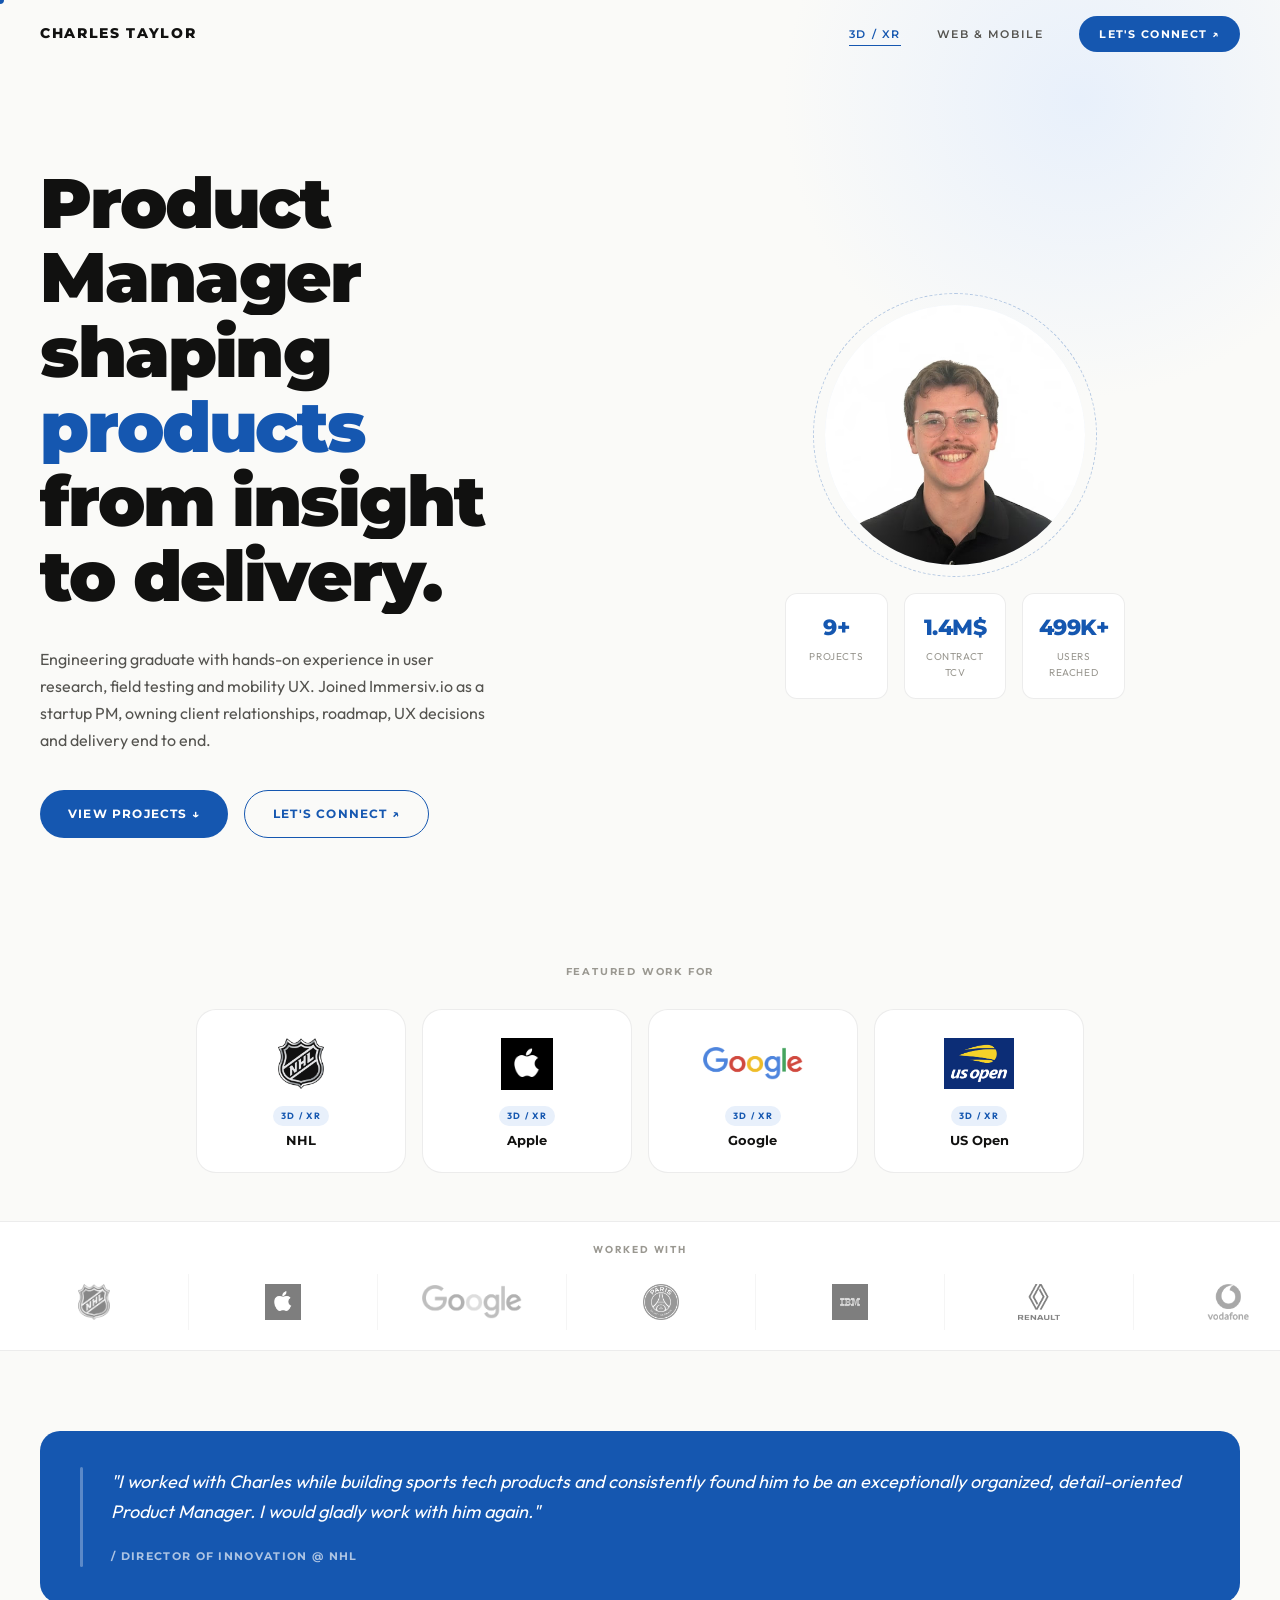
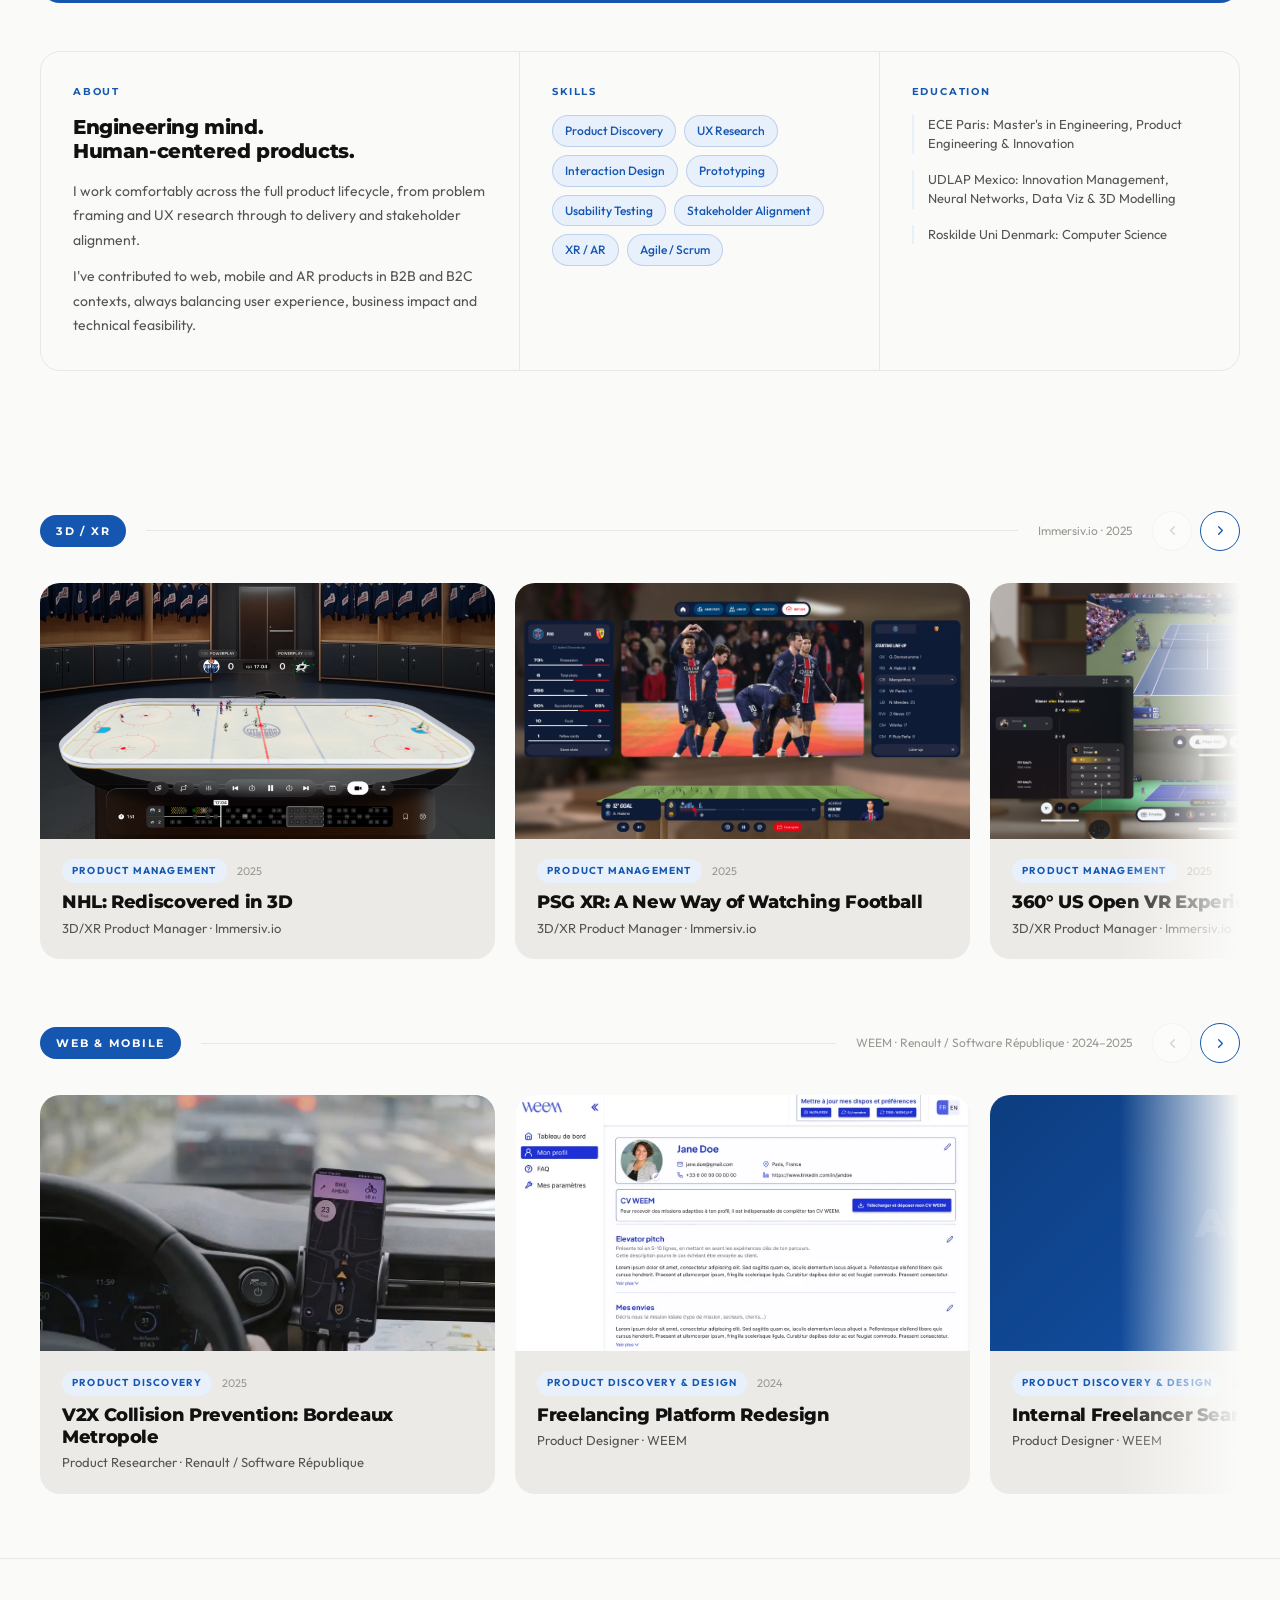
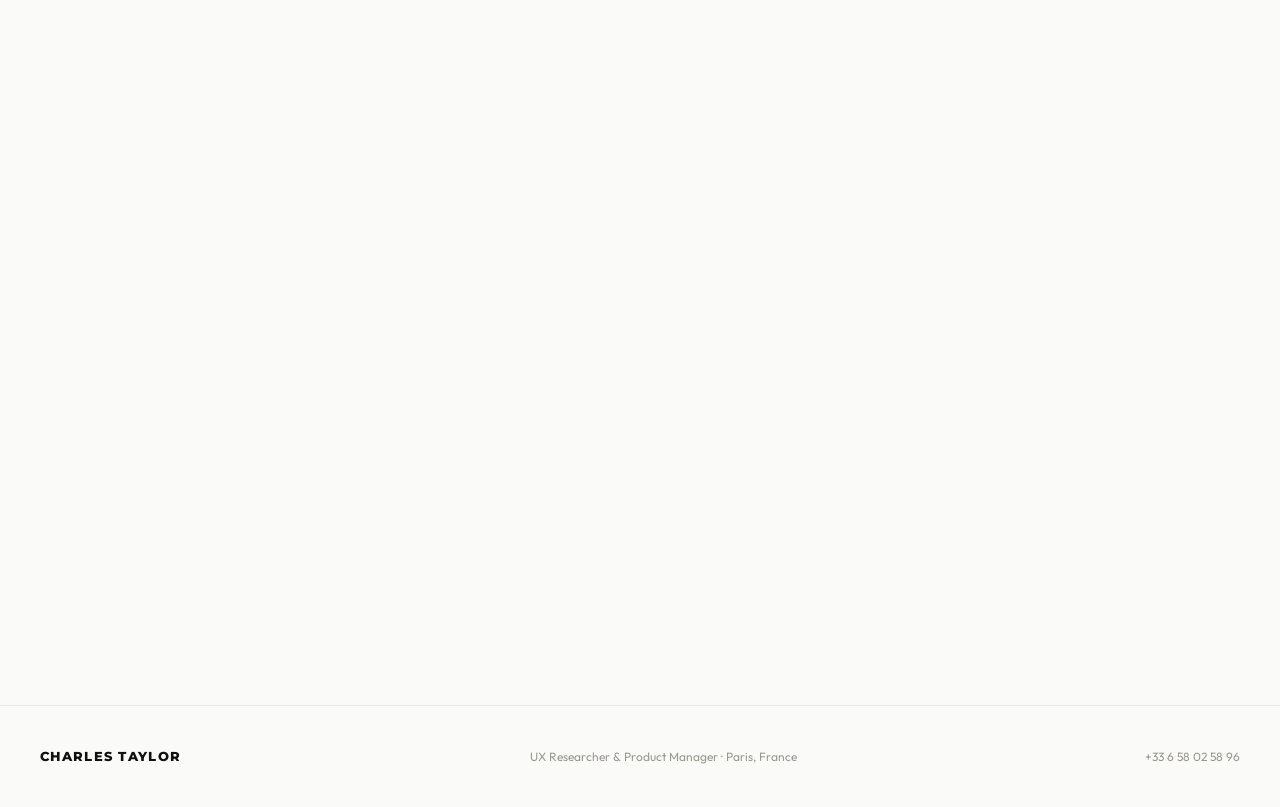
<file: portfolio/index.html>
<!DOCTYPE html>
<html lang="en">
<head>
  <meta charset="UTF-8" />
  <meta name="viewport" content="width=device-width, initial-scale=1.0" />
  <title>Charles Taylor · UX Researcher & Product Manager</title>
  <link rel="stylesheet" href="css/style.css" />
  <noscript><style>body { opacity: 1 !important; }</style></noscript>
  <style>
    body { opacity: 0; }
    /* Home-specific styles */
    .hero { background: var(--bg); }
    .projects-section { padding: 60px 0; }
    .projects-section + .projects-section { padding-top: 0; }

    /* Project card image fill */
    .pcard-img-wrap {
      width: 100%; height: 100%;
      position: relative; overflow: hidden;
    }
    .pcard-img-wrap img {
      width: 100%; height: 100%; 
      object-fit: cover;
      transition: transform 0.7s cubic-bezier(0.25, 0.46, 0.45, 0.94);
      display: block;
    }
    .project-card:hover .pcard-img-wrap img { transform: scale(1.06); }

    .pcard-gradient {
      position: absolute;
      inset: 0;
      background: linear-gradient(to top, rgba(13,61,128,0.8) 0%, rgba(13,61,128,0.1) 55%, transparent 100%);
      opacity: 0;
      transition: opacity 0.4s;
    }
    .project-card:hover .pcard-gradient { opacity: 1; }

    .pcard-overlay-title {
      position: absolute;
      bottom: 0; left: 0; right: 0;
      padding: 24px;
      color: var(--white);
      opacity: 0;
      transform: translateY(8px);
      transition: opacity 0.4s, transform 0.4s;
    }
    .project-card:hover .pcard-overlay-title {
      opacity: 1;
      transform: translateY(0);
    }
    .pcard-overlay-title span {
      display: block;
      font-size: 11px;
      font-weight: 700;
      letter-spacing: 0.14em;
      text-transform: uppercase;
      opacity: 0.75;
      margin-bottom: 4px;
    }
    .pcard-overlay-title strong {
      font-family: var(--ff-display);
      font-size: 18px;
      font-weight: 800;
      letter-spacing: -0.01em;
    }

    /* Fallback solid color cards (for automation projects) */
    .card-solid {
      width: 100%; height: 100%;
      display: flex;
      align-items: center;
      justify-content: center;
      font-family: var(--ff-display);
      font-size: 40px;
      font-weight: 900;
      color: rgba(255,255,255,0.12);
    }
    .card-solid.a { background: linear-gradient(135deg, #1557B0 0%, #2B72D0 100%); }
    .card-solid.b { background: linear-gradient(135deg, #0D3D80 0%, #1557B0 100%); }
    .card-solid.c { background: linear-gradient(135deg, #1a1a2e 0%, #16213e 100%); }
    .card-solid.d { background: linear-gradient(135deg, #2d1b69 0%, #11998e 100%); }
    .card-solid.e { background: linear-gradient(135deg, #1e3a5f 0%, #2563eb 100%); }
  </style>
</head>
<body>

  <!-- Cursor -->
  <div class="cursor-dot"></div>
  <div class="cursor-ring"></div>

  <!-- Nav -->
  <nav class="nav">
    <a href="index.html" class="nav-logo">CHARLES TAYLOR</a>
    <div class="nav-links">
      <a href="#xr-projects"  class="nav-link">3D / XR</a>
      <a href="#ux-projects"  class="nav-link">Web & Mobile</a>
      <a href="#contact"      class="nav-cta">Let's Connect ↗</a>
    </div>
    <button class="nav-menu-btn" aria-label="Open menu">
      <span></span><span></span>
    </button>
  </nav>

  <!-- Mobile Menu -->
  <div class="mobile-menu" aria-hidden="true">
    <a href="#xr-projects">3D / XR</a>
    <a href="#ux-projects">Web & Mobile</a>
    <a href="#contact">Let's Connect</a>
  </div>

  <!-- ══ HERO ═══════════════════════════════ -->
  <section class="hero">
    <div class="hero-inner">
      <div class="hero-left">
        <h1 class="hero-title">
          <span class="line"><span>Product Manager</span></span>
          <span class="line"><span>shaping <em>products</em></span></span>
          <span class="line"><span>from insight</span></span>
          <span class="line"><span>to delivery.</span></span>
        </h1>
        <p class="hero-bio">
          Engineering graduate with hands-on experience in user research, field testing and mobility UX. Joined Immersiv.io as a startup PM, owning client relationships, roadmap, UX decisions and delivery end to end.
        </p>
        <div class="hero-actions">
          <a href="#xr-projects" class="btn-primary">View Projects ↓</a>
          <a href="#contact"     class="btn-secondary">Let's Connect ↗</a>
        </div>
      </div>
      <div class="hero-right">
        <div class="hero-photo-wrap">
          <div class="hero-photo-ring"></div>
          <div class="hero-photo">
            <img src="../Brand_assets/My current portfolio/Picture of me.avif" alt="Charles Taylor" />
          </div>
        </div>
        <div class="hero-stats">
          <div class="stat-item">
            <div class="stat-num" data-count="9" data-suffix="+">9+</div>
            <div class="stat-label">Projects</div>
          </div>
          <div class="stat-item">
            <div class="stat-num" data-count="1.4" data-suffix="M$" data-decimals="1">1.4M$</div>
            <div class="stat-label">Contract TCV</div>
          </div>
          <div class="stat-item">
            <div class="stat-num" data-count="500" data-suffix="K+">500K+</div>
            <div class="stat-label">Users Reached</div>
          </div>
        </div>
      </div>
    </div>
  </section>

  <!-- ══ FEATURED CLIENTS ═════════════════ -->
  <section class="featured-clients">
    <div class="container">
      <div class="featured-label">Featured work for</div>
      <div class="featured-grid">
        <a href="projects/nhl.html" class="featured-card">
          <div class="featured-card-logo">
            <img src="../Brand_assets/Logos/NHL Logo.avif" alt="NHL" />
          </div>
          <div class="featured-card-info">
            <span class="featured-card-tag">3D / XR</span>
            <span class="featured-card-name">NHL</span>
          </div>
        </a>
        <a href="projects/nhl.html" class="featured-card">
          <div class="featured-card-logo">
            <img src="../Brand_assets/Logos/Apple Logo.avif" alt="Apple" />
          </div>
          <div class="featured-card-info">
            <span class="featured-card-tag">3D / XR</span>
            <span class="featured-card-name">Apple</span>
          </div>
        </a>
        <a href="projects/psg.html" class="featured-card">
          <div class="featured-card-logo">
            <img src="../Brand_assets/Logos/Google logo.avif" alt="Google" />
          </div>
          <div class="featured-card-info">
            <span class="featured-card-tag">3D / XR</span>
            <span class="featured-card-name">Google</span>
          </div>
        </a>
        <a href="projects/usopen.html" class="featured-card">
          <div class="featured-card-logo">
            <img src="../Brand_assets/Logos/Us Open logo.avif" alt="US Open" />
          </div>
          <div class="featured-card-info">
            <span class="featured-card-tag">3D / XR</span>
            <span class="featured-card-name">US Open</span>
          </div>
        </a>
      </div>
    </div>
  </section>

  <!-- ══ LOGO STRIP ════════════════════════ -->
  <div class="logo-strip">
    <div class="logo-strip-label">Worked with</div>
    <div class="logo-track">
      <!-- Set 1 -->
      <div class="logo-set">
        <div class="logo-item"><img src="../Brand_assets/Logos/NHL Logo.avif" alt="NHL" /></div>
        <div class="logo-item"><img src="../Brand_assets/Logos/Apple Logo.avif" alt="Apple" /></div>
        <div class="logo-item"><img src="../Brand_assets/Logos/Google logo.avif" alt="Google" /></div>
        <div class="logo-item"><img src="../Brand_assets/Logos/PSG Logo.avif" alt="PSG" /></div>
        <div class="logo-item"><img src="../Brand_assets/Logos/IBM Logo.avif" alt="IBM" /></div>
        <div class="logo-item"><img src="../Brand_assets/Logos/Renault logo.avif" alt="Renault" /></div>
        <div class="logo-item"><img src="../Brand_assets/Logos/Vodafone Logo.avif" alt="Vodafone" /></div>
        <div class="logo-item"><img src="../Brand_assets/Logos/ESPN Logo.avif" alt="ESPN" /></div>
        <div class="logo-item"><img src="../Brand_assets/Logos/Samsung Logo.avif" alt="Samsung" /></div>
        <div class="logo-item"><img src="../Brand_assets/Logos/Atos Logo.avif" alt="Atos" /></div>
        <div class="logo-item"><img src="../Brand_assets/Logos/EVIDEN Logo.avif" alt="Eviden" /></div>
        <div class="logo-item"><img src="../Brand_assets/Logos/Orange logo.avif" alt="Orange" /></div>
        <div class="logo-item"><img src="../Brand_assets/Logos/Eye Net Logo.avif" alt="Eye-Net" /></div>
        <div class="logo-item"><img src="../Brand_assets/Logos/Software république logo.avif" alt="Software République" /></div>
        <div class="logo-item"><img src="../Brand_assets/Logos/Us Open logo.avif" alt="US Open" /></div>
        <div class="logo-item"><img src="../Brand_assets/Logos/Le Lab TBM Mouv! Logo.avif" alt="TBM" /></div>
      </div>
      <!-- Set 2, duplicate for seamless loop -->
      <div class="logo-set">
        <div class="logo-item"><img src="../Brand_assets/Logos/NHL Logo.avif" alt="NHL" /></div>
        <div class="logo-item"><img src="../Brand_assets/Logos/Apple Logo.avif" alt="Apple" /></div>
        <div class="logo-item"><img src="../Brand_assets/Logos/Google logo.avif" alt="Google" /></div>
        <div class="logo-item"><img src="../Brand_assets/Logos/PSG Logo.avif" alt="PSG" /></div>
        <div class="logo-item"><img src="../Brand_assets/Logos/IBM Logo.avif" alt="IBM" /></div>
        <div class="logo-item"><img src="../Brand_assets/Logos/Renault logo.avif" alt="Renault" /></div>
        <div class="logo-item"><img src="../Brand_assets/Logos/Vodafone Logo.avif" alt="Vodafone" /></div>
        <div class="logo-item"><img src="../Brand_assets/Logos/ESPN Logo.avif" alt="ESPN" /></div>
        <div class="logo-item"><img src="../Brand_assets/Logos/Samsung Logo.avif" alt="Samsung" /></div>
        <div class="logo-item"><img src="../Brand_assets/Logos/Atos Logo.avif" alt="Atos" /></div>
        <div class="logo-item"><img src="../Brand_assets/Logos/EVIDEN Logo.avif" alt="Eviden" /></div>
        <div class="logo-item"><img src="../Brand_assets/Logos/Orange logo.avif" alt="Orange" /></div>
        <div class="logo-item"><img src="../Brand_assets/Logos/Eye Net Logo.avif" alt="Eye-Net" /></div>
        <div class="logo-item"><img src="../Brand_assets/Logos/Software république logo.avif" alt="Software République" /></div>
        <div class="logo-item"><img src="../Brand_assets/Logos/Us Open logo.avif" alt="US Open" /></div>
        <div class="logo-item"><img src="../Brand_assets/Logos/Le Lab TBM Mouv! Logo.avif" alt="TBM" /></div>
      </div>
    </div>
  </div>

  <!-- ══ ABOUT / QUOTE ══════════════════════ -->
  <section class="about-section">
    <div class="container">

      <!-- Pull quote, full width -->
      <div class="pull-quote reveal">
        <div class="pull-quote-bar"></div>
        <div class="pull-quote-body">
          <p class="pull-quote-text">
            "I worked with Charles while building sports tech products and consistently found him
            to be an exceptionally organized, detail-oriented Product Manager.
            I would gladly work with him again."
          </p>
          <span class="pull-quote-author">/ Director of Innovation @ NHL</span>
        </div>
      </div>

      <!-- 3-col: bio | skills | education -->
      <div class="about-grid">
        <div class="about-col reveal reveal-delay-1">
          <div class="about-col-label">About</div>
          <h3 class="about-col-title">Engineering mind.<br/>Human-centered products.</h3>
          <p class="about-col-body">
            I work comfortably across the full product lifecycle, from problem framing
            and UX research through to delivery and stakeholder alignment.
          </p>
          <p class="about-col-body">
            I've contributed to web, mobile and AR products in B2B and B2C contexts,
            always balancing user experience, business impact and technical feasibility.
          </p>
        </div>

        <div class="about-col reveal reveal-delay-2">
          <div class="about-col-label">Skills</div>
          <div class="skills-list">
            <span class="skill-tag">Product Discovery</span>
            <span class="skill-tag">UX Research</span>
            <span class="skill-tag">Interaction Design</span>
            <span class="skill-tag">Prototyping</span>
            <span class="skill-tag">Usability Testing</span>
            <span class="skill-tag">Stakeholder Alignment</span>
            <span class="skill-tag">XR / AR</span>
            <span class="skill-tag">Agile / Scrum</span>
          </div>
        </div>

        <div class="about-col reveal reveal-delay-3">
          <div class="about-col-label">Education</div>
          <div class="edu-list">
            <div class="edu-item">ECE Paris: Master's in Engineering, Product Engineering &amp; Innovation</div>
            <div class="edu-item">UDLAP Mexico: Innovation Management, Neural Networks, Data Viz &amp; 3D Modelling</div>
            <div class="edu-item">Roskilde Uni Denmark: Computer Science</div>
          </div>
        </div>
      </div>

    </div>
  </section>

  <!-- ══ 3D / XR PROJECTS ═══════════════════ -->
  <section id="xr-projects" class="projects-section">
    <div class="container">
      <div class="category-strip">
        <span class="category-label">3D / XR</span>
        <div class="category-line"></div>
        <span style="font-size:12px;color:var(--ink-light);">Immersiv.io · 2025</span>
        <div class="carousel-controls">
          <button class="carousel-btn carousel-prev" aria-label="Previous projects">
            <svg viewBox="0 0 24 24" fill="none" stroke="currentColor" stroke-width="2" stroke-linecap="round" stroke-linejoin="round"><polyline points="15 18 9 12 15 6"/></svg>
          </button>
          <button class="carousel-btn carousel-next" aria-label="Next projects">
            <svg viewBox="0 0 24 24" fill="none" stroke="currentColor" stroke-width="2" stroke-linecap="round" stroke-linejoin="round"><polyline points="9 18 15 12 9 6"/></svg>
          </button>
        </div>
      </div>
      <div class="projects-carousel">
      <div class="carousel-track">

        <a href="projects/nhl.html" class="project-card">
          <div class="project-card-inner">
            <div class="pcard-img-wrap">
              <img src="../Brand_assets/My current portfolio/NHL Page/First Picture.png"
                   alt="NHL XR Experience" loading="lazy" />
              <div class="pcard-gradient"></div>
              <div class="pcard-overlay-title">
                <span>Product Management · 2025</span>
                <strong>NHL Rediscovered in 3D</strong>
              </div>
            </div>
          </div>
          <div class="project-card-body">
            <div class="project-card-meta">
              <span class="card-category">Product Management</span>
              <span class="card-year">2025</span>
            </div>
            <div class="project-card-title">NHL: Rediscovered in 3D</div>
            <div class="project-card-role">3D/XR Product Manager · Immersiv.io</div>
            <div class="project-card-arrow">→</div>
          </div>
        </a>

        <a href="projects/psg.html" class="project-card">
          <div class="project-card-inner">
            <div class="pcard-img-wrap">
              <img src="../Brand_assets/My current portfolio/PSG XR Page/2nd pic PSG XR.avif"
                   alt="PSG XR Experience" loading="lazy" />
              <div class="pcard-gradient"></div>
              <div class="pcard-overlay-title">
                <span>Product Management · 2025</span>
                <strong>PSG XR: A New Way of Watching Football</strong>
              </div>
            </div>
          </div>
          <div class="project-card-body">
            <div class="project-card-meta">
              <span class="card-category">Product Management</span>
              <span class="card-year">2025</span>
            </div>
            <div class="project-card-title">PSG XR: A New Way of Watching Football</div>
            <div class="project-card-role">3D/XR Product Manager · Immersiv.io</div>
            <div class="project-card-arrow">→</div>
          </div>
        </a>

        <a href="projects/usopen.html" class="project-card">
          <div class="project-card-inner">
            <div class="pcard-img-wrap">
              <img src="../Brand_assets/My current portfolio/US Open Page/US Open 1st Picture.avif"
                   alt="US Open VR Experience" loading="lazy" />
              <div class="pcard-gradient"></div>
              <div class="pcard-overlay-title">
                <span>Product Management · 2025</span>
                <strong>360° US Open VR Experience</strong>
              </div>
            </div>
          </div>
          <div class="project-card-body">
            <div class="project-card-meta">
              <span class="card-category">Product Management</span>
              <span class="card-year">2025</span>
            </div>
            <div class="project-card-title">360° US Open VR Experience</div>
            <div class="project-card-role">3D/XR Product Manager · Immersiv.io</div>
            <div class="project-card-arrow">→</div>
          </div>
        </a>

        <a href="projects/vodafone.html" class="project-card">
          <div class="project-card-inner">
            <div class="pcard-img-wrap">
              <img src="../Brand_assets/My current portfolio/Vodafone 5G AR Stadium/Experience overview Vodafone 5G AR Stadium App 4th Square Pic and cover pic.avif"
                   alt="Vodafone 5G AR Stadium" loading="lazy" />
              <div class="pcard-gradient"></div>
              <div class="pcard-overlay-title">
                <span>Product Management · 2025</span>
                <strong>Vodafone 5G AR Stadium</strong>
              </div>
            </div>
          </div>
          <div class="project-card-body">
            <div class="project-card-meta">
              <span class="card-category">Product Management</span>
              <span class="card-year">2025</span>
            </div>
            <div class="project-card-title">Vodafone 5G AR Stadium</div>
            <div class="project-card-role">3D/XR Product Manager · Immersiv.io</div>
            <div class="project-card-arrow">→</div>
          </div>
        </a>

      </div>
      </div>
    </div>
  </section>

  <!-- ══ UX / UI PROJECTS ══════════════════ -->
  <section id="ux-projects" class="projects-section">
    <div class="container">
      <div class="category-strip">
        <span class="category-label">Web & Mobile</span>
        <div class="category-line"></div>
        <span style="font-size:12px;color:var(--ink-light);">WEEM · Renault / Software République · 2024–2025</span>
        <div class="carousel-controls">
          <button class="carousel-btn carousel-prev" aria-label="Previous projects">
            <svg viewBox="0 0 24 24" fill="none" stroke="currentColor" stroke-width="2" stroke-linecap="round" stroke-linejoin="round"><polyline points="15 18 9 12 15 6"/></svg>
          </button>
          <button class="carousel-btn carousel-next" aria-label="Next projects">
            <svg viewBox="0 0 24 24" fill="none" stroke="currentColor" stroke-width="2" stroke-linecap="round" stroke-linejoin="round"><polyline points="9 18 15 12 9 6"/></svg>
          </button>
        </div>
      </div>
      <div class="projects-carousel">
      <div class="carousel-track">

        <a href="projects/v2x.html" class="project-card">
          <div class="project-card-inner">
            <div class="pcard-img-wrap">
              <img src="../Brand_assets/My current portfolio/V2X Project Page/TBM APP integration pic.avif"
                   alt="V2X Collision Prevention" loading="lazy" />
              <div class="pcard-gradient"></div>
              <div class="pcard-overlay-title">
                <span>Product Discovery · 2025</span>
                <strong>V2X Collision Prevention</strong>
              </div>
            </div>
          </div>
          <div class="project-card-body">
            <div class="project-card-meta">
              <span class="card-category">Product Discovery</span>
              <span class="card-year">2025</span>
            </div>
            <div class="project-card-title">V2X Collision Prevention: Bordeaux Metropole</div>
            <div class="project-card-role">Product Researcher · Renault / Software République</div>
            <div class="project-card-arrow">→</div>
          </div>
        </a>

        <a href="projects/freelance-platform.html" class="project-card">
          <div class="project-card-inner">
            <div class="pcard-img-wrap">
              <img src="../Brand_assets/My current portfolio/Platform Redesign page/Freelancing Plaform Redesign 2nd pic.webp"
                   alt="Freelancing Platform Redesign" loading="lazy" style="object-position: center 02%;" />
              <div class="pcard-gradient"></div>
              <div class="pcard-overlay-title">
                <span>Product Discovery & Design · 2024</span>
                <strong>Freelancing Platform Redesign</strong>
              </div>
            </div>
          </div>
          <div class="project-card-body">
            <div class="project-card-meta">
              <span class="card-category">Product Discovery & Design</span>
              <span class="card-year">2024</span>
            </div>
            <div class="project-card-title">Freelancing Platform Redesign</div>
            <div class="project-card-role">Product Designer · WEEM</div>
            <div class="project-card-arrow">→</div>
          </div>
        </a>

        <a href="projects/internal-tool.html" class="project-card">
          <div class="project-card-inner">
            <div class="card-solid b">AI</div>
            <div class="pcard-gradient"></div>
            <div class="pcard-overlay-title">
              <span>UX Design · 2024</span>
              <strong>Internal Freelancer Search Tool</strong>
            </div>
          </div>
          <div class="project-card-body">
            <div class="project-card-meta">
              <span class="card-category">Product Discovery & Design</span>
              <span class="card-year">2024</span>
            </div>
            <div class="project-card-title">Internal Freelancer Search Tool Design</div>
            <div class="project-card-role">Product Designer · WEEM</div>
            <div class="project-card-arrow">→</div>
          </div>
        </a>

      </div>
      </div>
    </div>
  </section>

  <!-- ══ DESIGN & PROCESS ══════════════════ -->
  <section class="systems-section">
    <div class="container">
      <div class="systems-header reveal">
        <span class="systems-section-label">CAD & AI Automations</span>
        <span style="font-size:12px;color:var(--ink-light);">ECE Paris · WEEM · 2023–2024</span>
      </div>
      <div class="systems-grid">

        <a href="projects/cad-3d.html" class="systems-card reveal">
          <div class="systems-card-tags">
            <span class="systems-card-tag">3D Modeling</span>
            <span class="systems-card-stack">Rhino3D · Academic</span>
          </div>
          <div class="systems-card-title">Product Design & 3D Modeling: CAD</div>
          <div class="systems-card-desc">Chair design, product replication, skull modeling for 3D printing, and precision engineering recreations using Rhino3D during a final academic CAD course.</div>
          <div class="systems-card-cta">View project →</div>
        </a>

        <a href="projects/automated-feedback.html" class="systems-card reveal reveal-delay-1">
          <div class="systems-card-tags">
            <span class="systems-card-tag">Automation</span>
            <span class="systems-card-stack">Zapier · HubSpot · Airtable</span>
          </div>
          <div class="systems-card-title">Automated Post-Mission Feedback Form</div>
          <div class="systems-card-desc">NPS pipeline automating post-mission client communication with tokenized forms and tailored follow-up sequences.</div>
          <div class="systems-card-cta">View project →</div>
        </a>

        <a href="projects/parsing-automation.html" class="systems-card reveal reveal-delay-2">
          <div class="systems-card-tags">
            <span class="systems-card-tag">Automation</span>
            <span class="systems-card-stack">GPT-4o · Zapier · HubSpot</span>
          </div>
          <div class="systems-card-title">CV Parsing Automation System</div>
          <div class="systems-card-desc">AI-powered pipeline matching CVs from Google Drive with HubSpot contacts and extracting structured data via GPT prompts.</div>
          <div class="systems-card-cta">View project →</div>
        </a>

      </div>
    </div>
  </section>

  <!-- ══ CONTACT ════════════════════════════ -->
  <section id="contact" class="contact-section">
    <div class="container">
      <h2 class="reveal">Let's work <em>together</em></h2>
      <p class="reveal reveal-delay-1">
        Open to product, UX research and design roles. Based in Paris, available globally.
      </p>
      <div class="contact-links reveal reveal-delay-2">
        <a href="mailto:charlestaylor.pro@gmail.com" class="btn-primary">
          ✉ charlestaylor.pro@gmail.com
        </a>
        <a href="https://www.linkedin.com/in/chucktaylor2002" target="_blank" rel="noopener" class="btn-secondary">
          in LinkedIn ↗
        </a>
      </div>
    </div>
  </section>

  <!-- Footer -->
  <footer>
    <span class="footer-logo">CHARLES TAYLOR</span>
    <span>UX Researcher & Product Manager · Paris, France</span>
    <span>+33 6 58 02 58 96</span>
  </footer>

  <script src="js/main.js"></script>
</body>
</html>
</file>
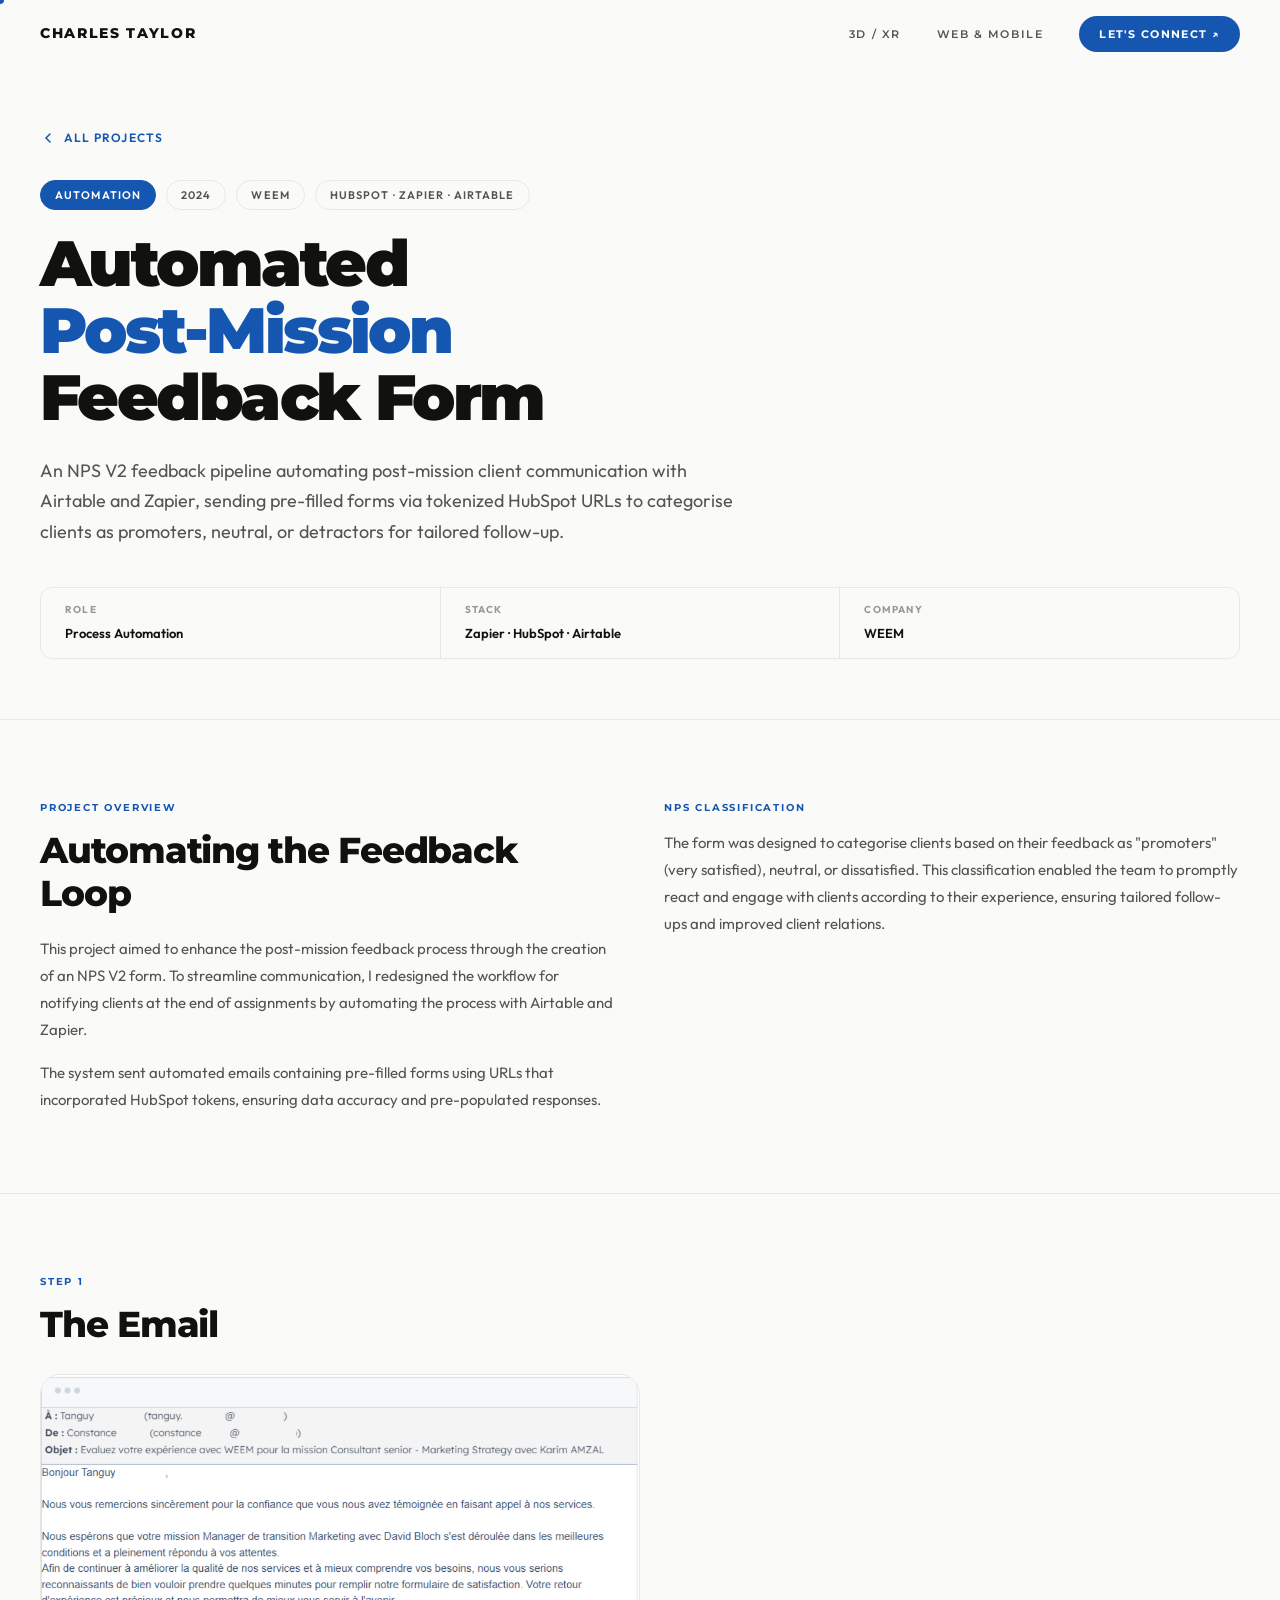
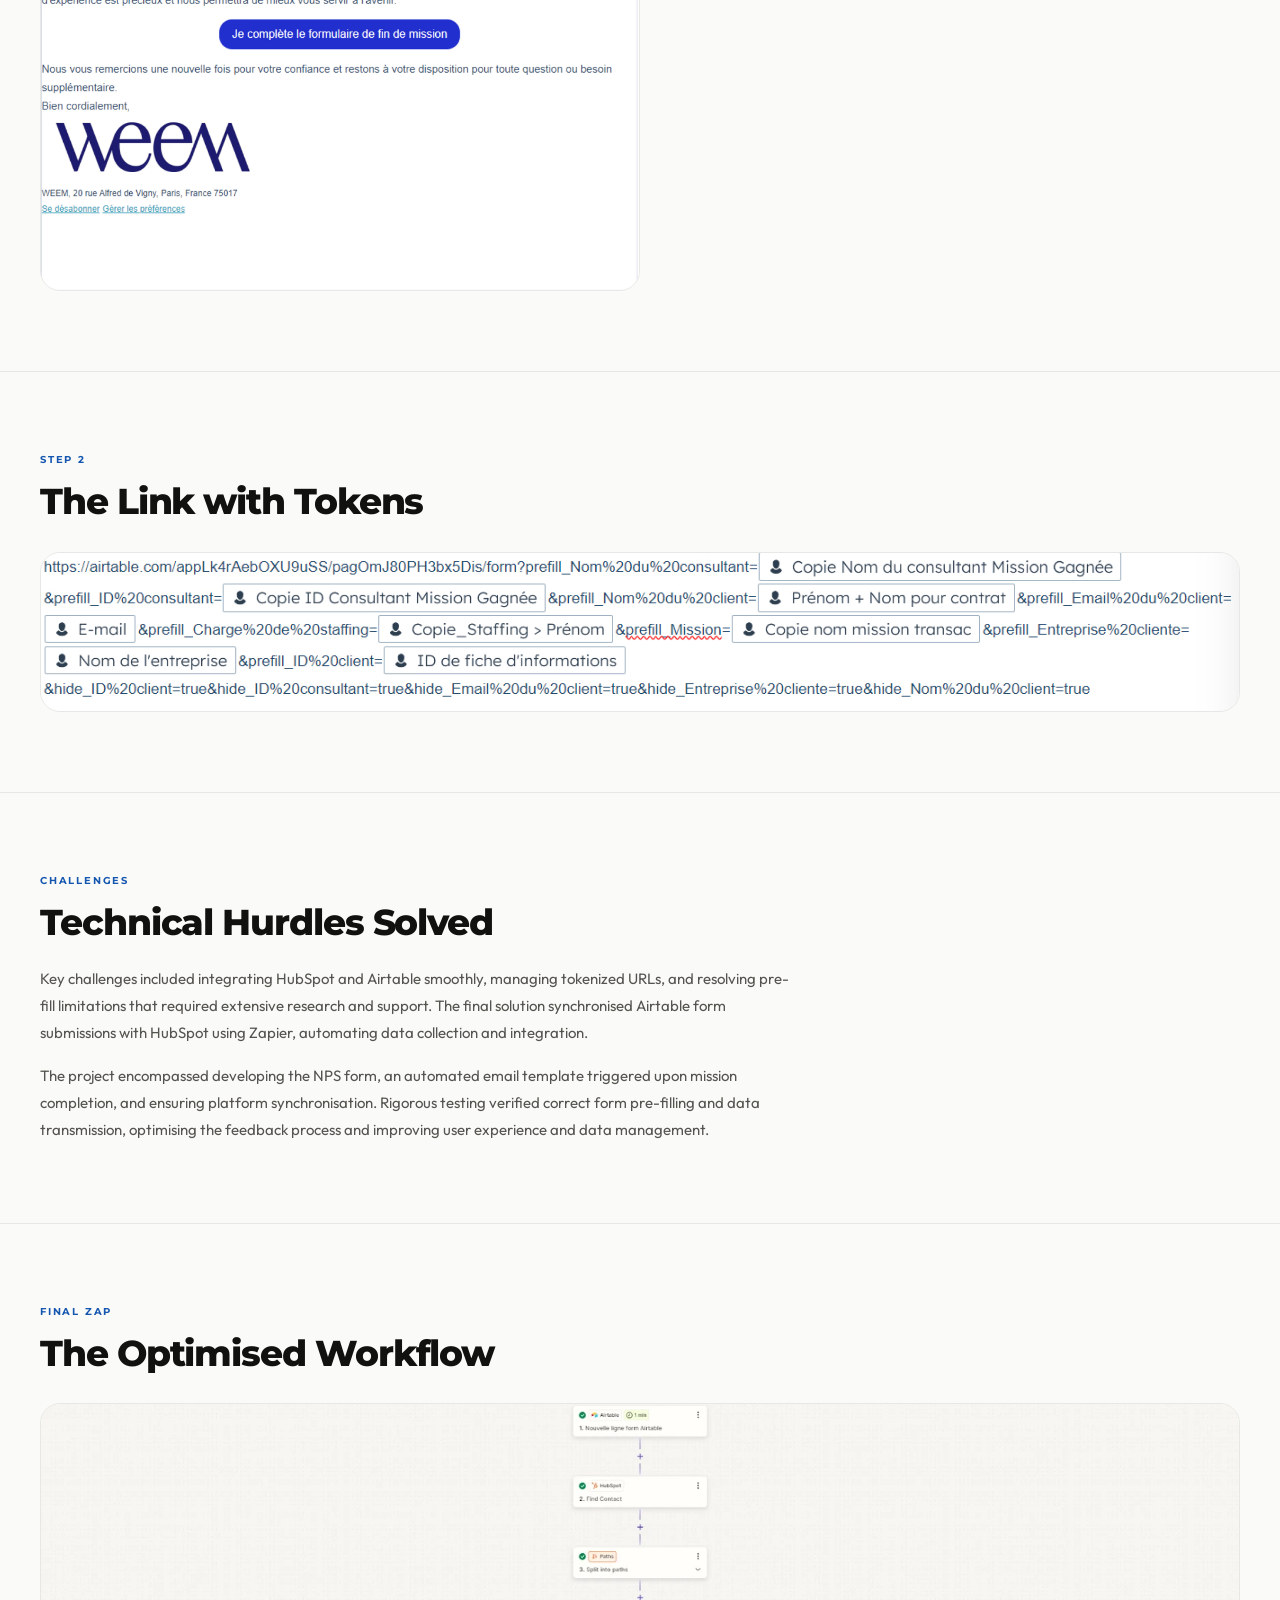
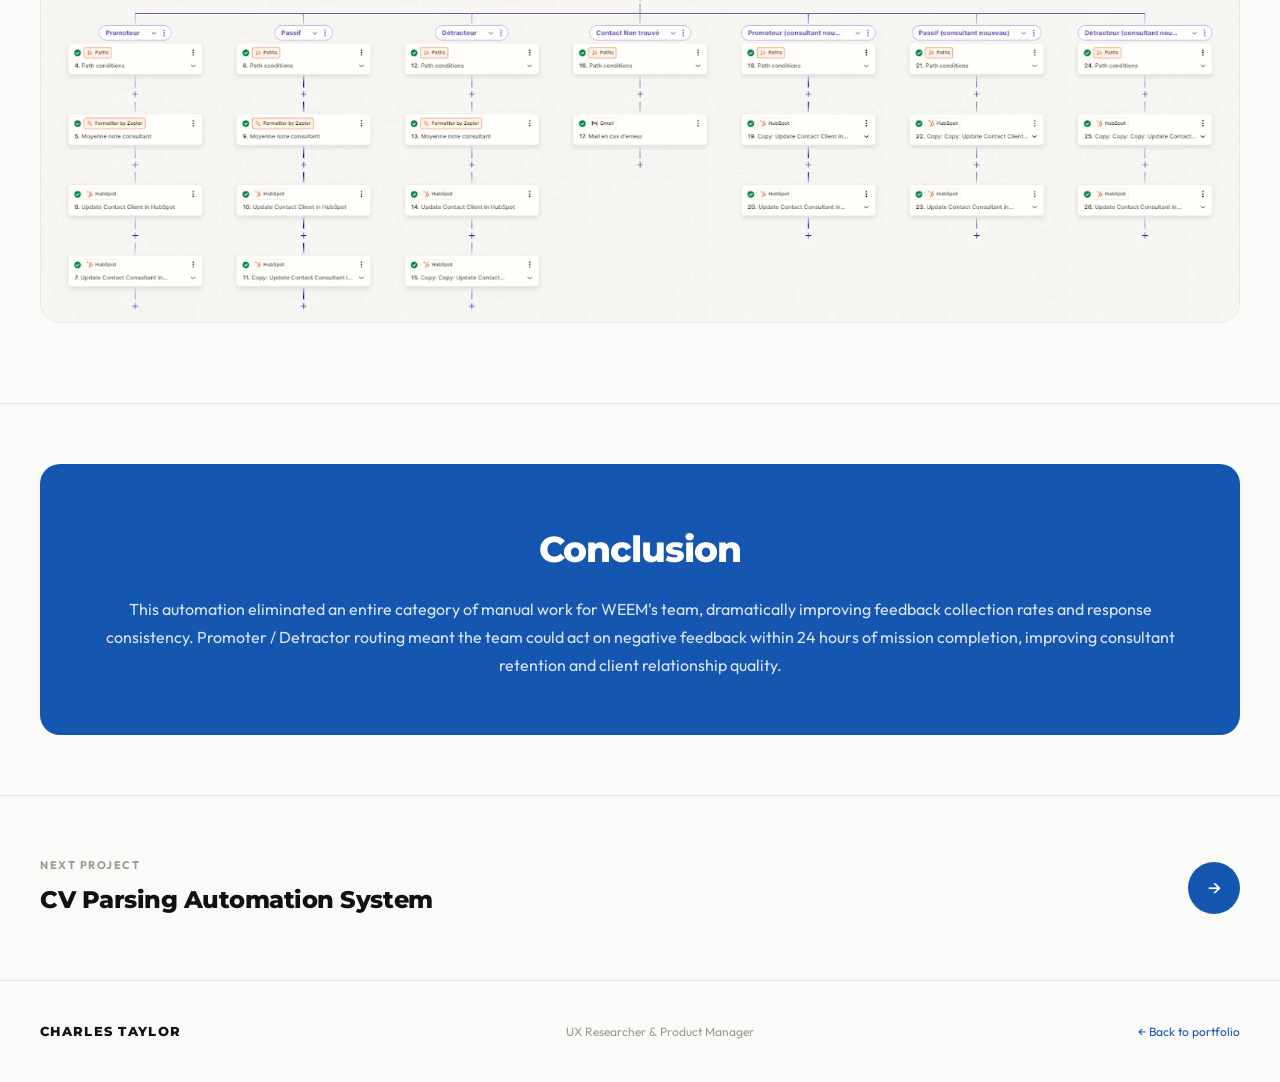
<file: portfolio/projects/automated-feedback.html>
<!DOCTYPE html>
<html lang="en">
<head>
  <meta charset="UTF-8" />
  <meta name="viewport" content="width=device-width, initial-scale=1.0" />
  <title>Automated Post-Mission Feedback Form · Charles Taylor</title>
  <link rel="stylesheet" href="../css/style.css" />
  <style>body { opacity: 0; }</style>
</head>
<body>
  <div class="cursor-dot"></div>
  <div class="cursor-ring"></div>
  <nav class="nav">
    <a href="../index.html" class="nav-logo">CHARLES TAYLOR</a>
    <div class="nav-links">
      <a href="../index.html#xr-projects" class="nav-link">3D / XR</a>
      <a href="../index.html#ux-projects" class="nav-link">Web &amp; Mobile</a>
      <a href="../index.html#contact" class="nav-cta">Let's Connect ↗</a>
    </div>
    <button class="nav-menu-btn" aria-label="Open menu"><span></span><span></span></button>
  </nav>
  <div class="mobile-menu">
    <a href="../index.html#xr-projects">3D / XR</a>
    <a href="../index.html#ux-projects">Web &amp; Mobile</a>
    <a href="../index.html#contact">Let's Connect</a>
  </div>

  <div class="project-hero">
    <div class="container">
      <a href="../index.html" class="breadcrumb">
        <svg width="16" height="16" viewBox="0 0 16 16" fill="none"><path d="M10 12L6 8l4-4" stroke="currentColor" stroke-width="1.5" stroke-linecap="round"/></svg>
        All Projects
      </a>
      <div class="project-hero-meta">
        <span class="meta-tag blue">Automation</span>
        <span class="meta-tag">2024</span>
        <span class="meta-tag">WEEM</span>
        <span class="meta-tag">HubSpot · Zapier · Airtable</span>
      </div>
      <h1 class="project-title">Automated<br/><em>Post-Mission</em><br/>Feedback Form</h1>
      <p class="project-intro">
        An NPS V2 feedback pipeline automating post-mission client communication with Airtable and Zapier, sending pre-filled forms via tokenized HubSpot URLs to categorise clients as promoters, neutral, or detractors for tailored follow-up.
      </p>
      <div class="project-hero-details reveal">
        <div class="detail-item"><span class="detail-label">Role</span><span class="detail-value">Process Automation</span></div>
        <div class="detail-item"><span class="detail-label">Stack</span><span class="detail-value">Zapier · HubSpot · Airtable</span></div>
        <div class="detail-item"><span class="detail-label">Company</span><span class="detail-value">WEEM</span></div>
      </div>
    </div>
  </div>



  <!-- Overview -->
  <div class="project-section">
    <div class="container">
      <div class="content-grid">
        <div>
          <div class="section-label">Project Overview</div>
          <h2 class="section-h2">Automating the Feedback Loop</h2>
          <div class="section-body">
            <p>
              This project aimed to enhance the post-mission feedback process through the creation of an NPS V2 form. To streamline communication, I redesigned the workflow for notifying clients at the end of assignments by automating the process with Airtable and Zapier.
            </p>
            <p>
              The system sent automated emails containing pre-filled forms using URLs that incorporated HubSpot tokens, ensuring data accuracy and pre-populated responses.
            </p>
          </div>
        </div>
        <div class="reveal reveal-delay-1">
          <div class="section-label">NPS Classification</div>
          <div class="section-body">
            <p>
              The form was designed to categorise clients based on their feedback as "promoters" (very satisfied), neutral, or dissatisfied. This classification enabled the team to promptly react and engage with clients according to their experience, ensuring tailored follow-ups and improved client relations.
            </p>
          </div>
        </div>
      </div>
    </div>
  </div>

  <!-- The Email -->
  <div class="project-section">
    <div class="container">
      <div class="section-label">Step 1</div>
      <h2 class="section-h2">The Email</h2>
      <div class="reveal" style="margin-top:28px;">
        <img src="../../Brand_assets/My current portfolio/Automated Post-Mission Form Page/Automated Post-Mission Feedback Form  1st Pic.avif"
             alt="Automated feedback email" loading="lazy"
             style="width:50%;height:auto;display:block;border-radius:var(--radius-lg);border:1px solid var(--line);" />
      </div>
    </div>
  </div>

  <!-- The link with tokens -->
  <div class="project-section">
    <div class="container">
      <div class="section-label">Step 2</div>
      <h2 class="section-h2">The Link with Tokens</h2>
      <div class="reveal" style="margin-top:28px;">
        <img src="../../Brand_assets/My current portfolio/Automated Post-Mission Form Page/Automated Post-Mission Feedback Form 2nd Pic.avif"
             alt="Tokenized URL" loading="lazy"
             style="width:100%;height:auto;display:block;border-radius:var(--radius-lg);border:1px solid var(--line);" />
      </div>
    </div>
  </div>

  <!-- Challenges -->
  <div class="project-section">
    <div class="container">
      <div class="section-label">Challenges</div>
      <h2 class="section-h2">Technical Hurdles Solved</h2>
      <div class="section-body" style="max-width:760px;">
        <p>
          Key challenges included integrating HubSpot and Airtable smoothly, managing tokenized URLs, and resolving pre-fill limitations that required extensive research and support. The final solution synchronised Airtable form submissions with HubSpot using Zapier, automating data collection and integration.
        </p>
        <p>
          The project encompassed developing the NPS form, an automated email template triggered upon mission completion, and ensuring platform synchronisation. Rigorous testing verified correct form pre-filling and data transmission, optimising the feedback process and improving user experience and data management.
        </p>
      </div>
    </div>
  </div>

  <!-- Final Zap -->
  <div class="project-section">
    <div class="container">
      <div class="section-label">Final Zap</div>
      <h2 class="section-h2">The Optimised Workflow</h2>
      <div class="reveal" style="margin-top:28px;">
        <img src="../../Brand_assets/My current portfolio/Automated Post-Mission Form Page/Automated Post-Mission Feedback Form 3rd Final Zap Pic.webp"
             alt="Final Zapier workflow" loading="lazy"
             style="width:100%;height:auto;display:block;border-radius:var(--radius-lg);border:1px solid var(--line);" />
      </div>
    </div>
  </div>

  <div class="conclusion-section reveal">
    <h2>Conclusion</h2>
    <p>
      This automation eliminated an entire category of manual work for WEEM's team, dramatically improving feedback collection rates and response consistency. Promoter / Detractor routing meant the team could act on negative feedback within 24 hours of mission completion, improving consultant retention and client relationship quality.
    </p>
  </div>

  <a href="parsing-automation.html" class="next-project">
    <div><div class="next-label">Next Project</div><div class="next-title">CV Parsing Automation System</div></div>
    <div class="next-arrow">→</div>
  </a>

  <footer>
    <span class="footer-logo">CHARLES TAYLOR</span>
    <span>UX Researcher & Product Manager</span>
    <a href="../index.html" style="color:var(--blue);">← Back to portfolio</a>
  </footer>
  <script src="../js/main.js"></script>
</body>
</html>
</file>
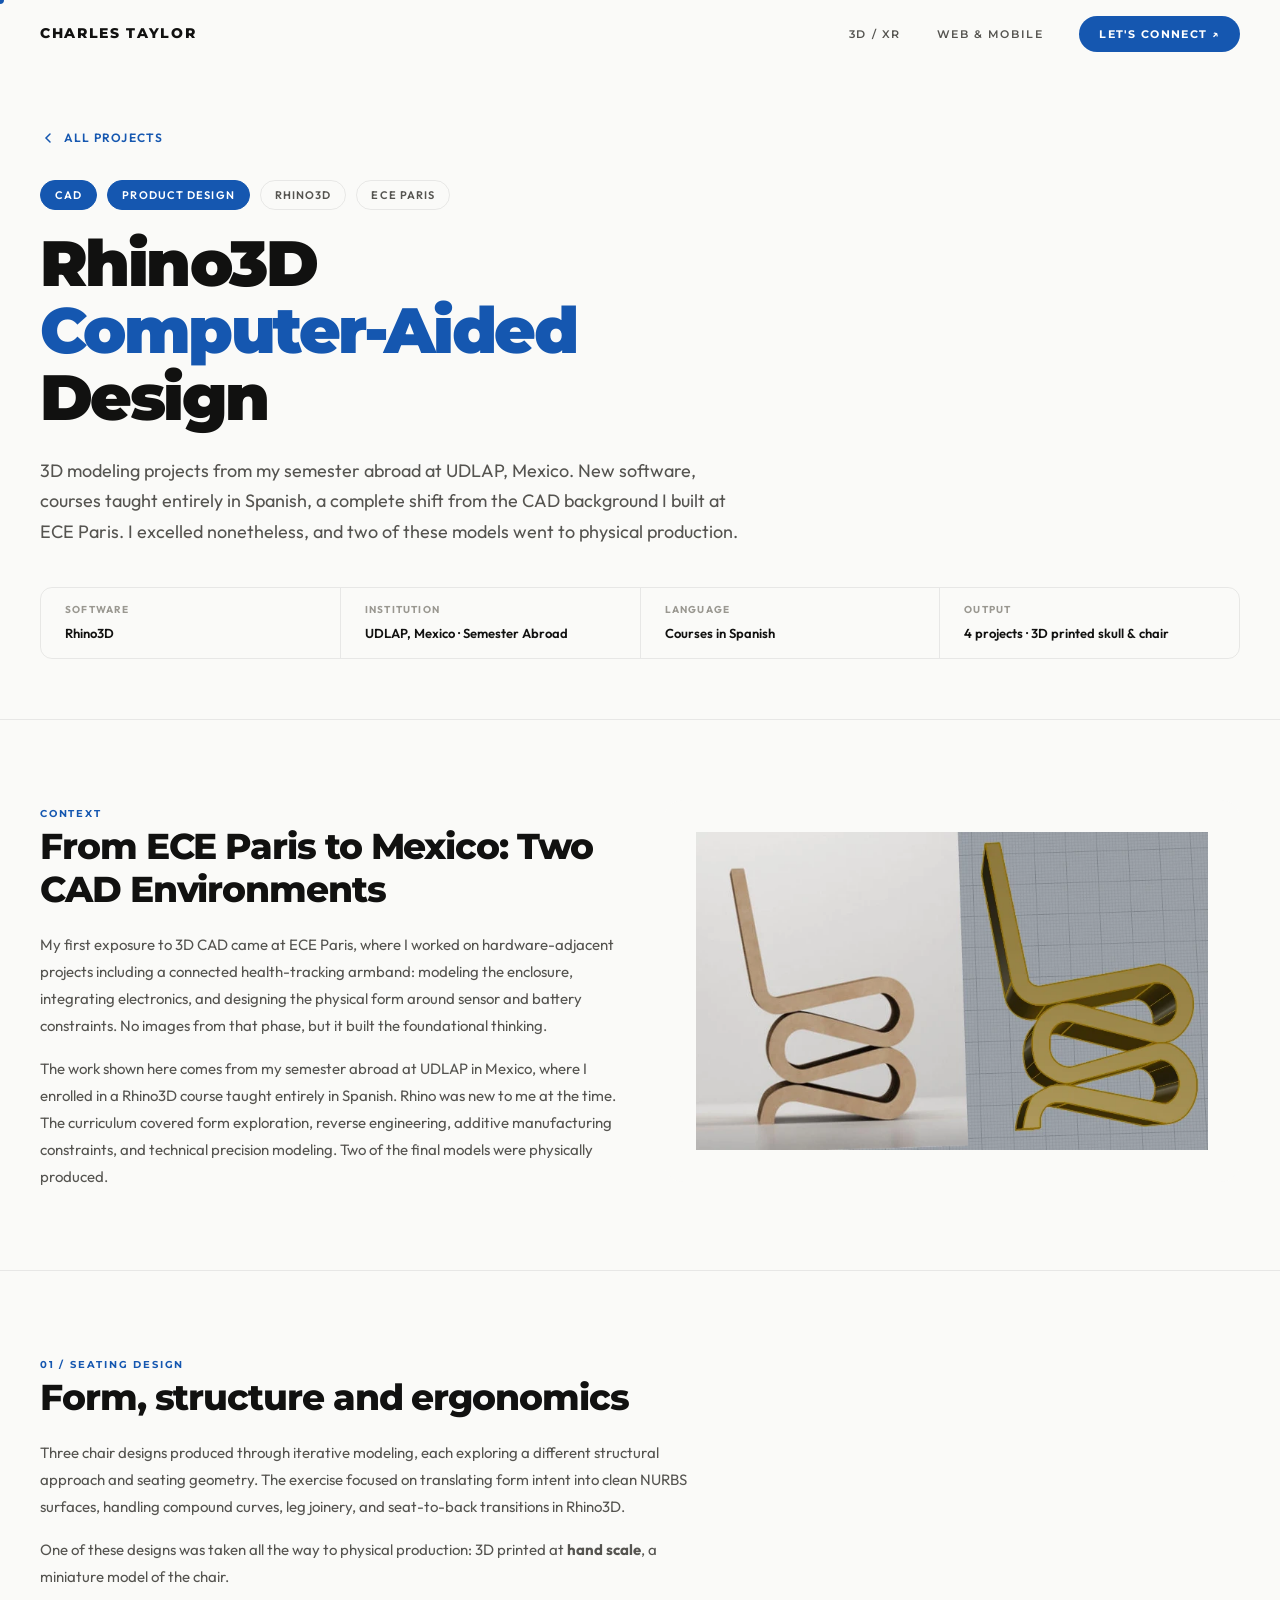
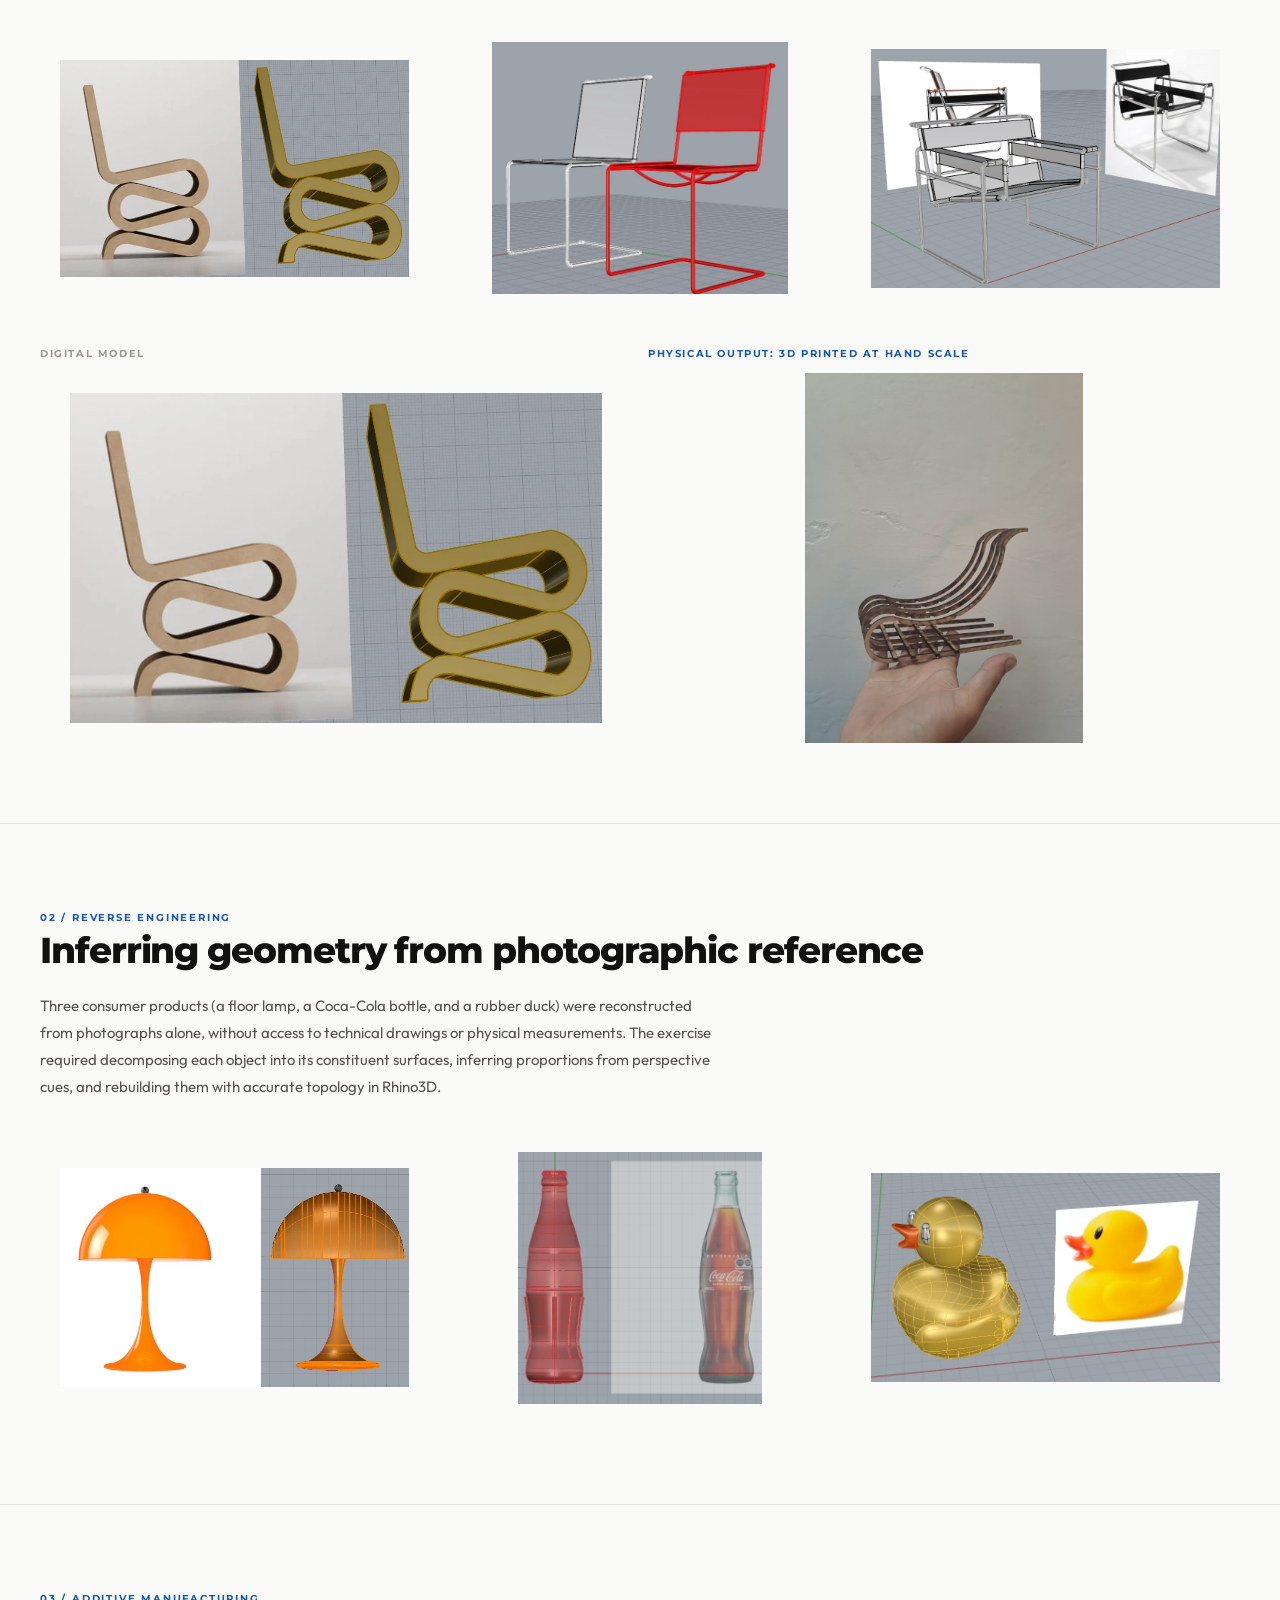
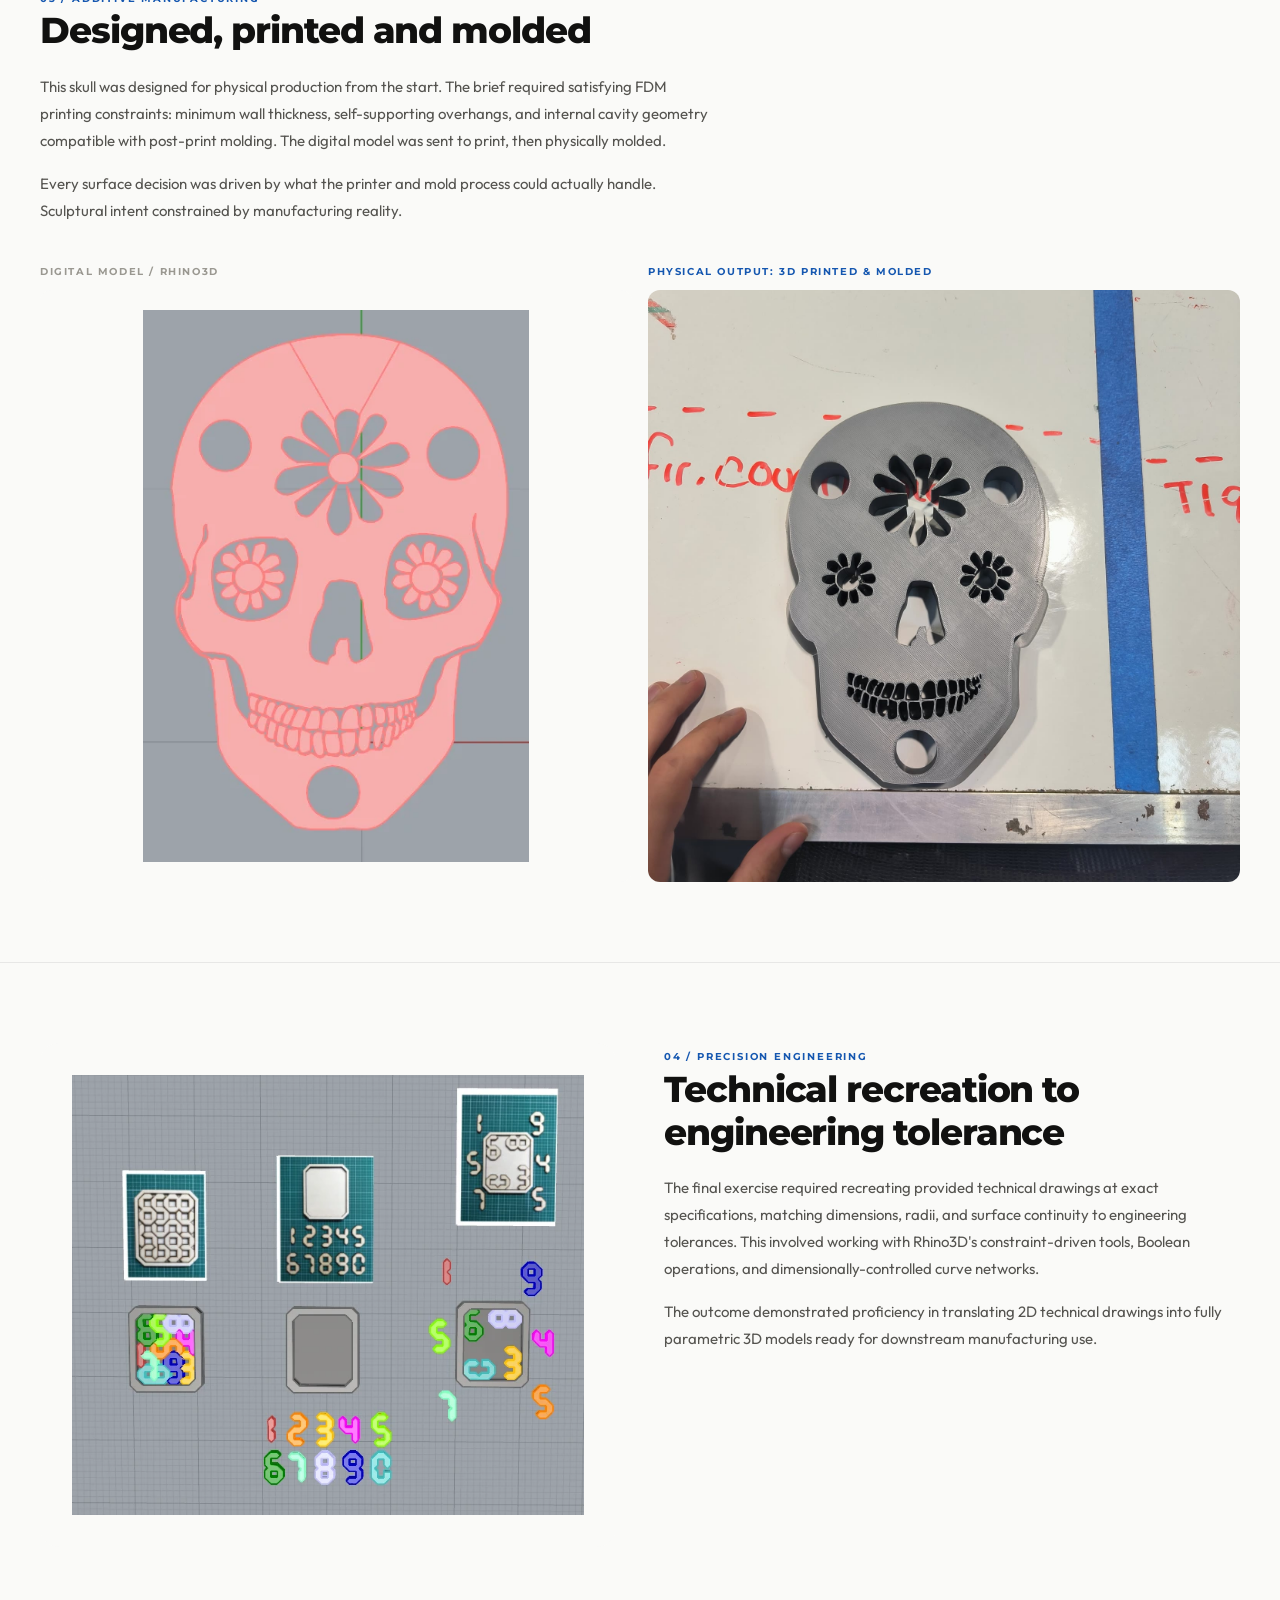
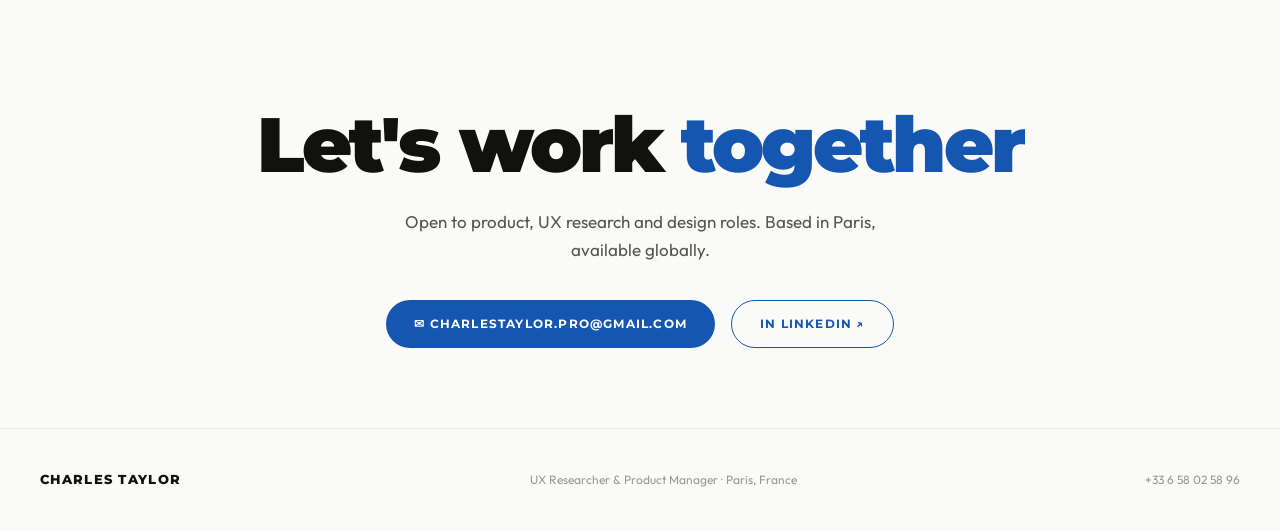
<file: portfolio/projects/cad-3d.html>
<!DOCTYPE html>
<html lang="en">
<head>
  <meta charset="UTF-8" />
  <meta name="viewport" content="width=device-width, initial-scale=1.0" />
  <title>Rhino3D · Computer-Aided Design · Charles Taylor</title>
  <link rel="stylesheet" href="../css/style.css" />
  <noscript><style>body { opacity: 1 !important; }</style></noscript>
  <style>
    body { opacity: 0; }

    /* Digital → Physical caption pair */
    .cad-pair {
      display: grid;
      grid-template-columns: 1fr 1fr;
      gap: 16px;
      margin-top: 32px;
    }
    .cad-pair-item { display: flex; flex-direction: column; gap: 10px; }
    .cad-pair-label {
      font-family: var(--ff-display);
      font-size: 10px;
      font-weight: 700;
      letter-spacing: 0.16em;
      text-transform: uppercase;
      color: var(--ink-light);
    }
    .cad-pair-label.blue { color: var(--blue); }
    @media (max-width: 640px) { .cad-pair { grid-template-columns: 1fr; } }

    /* Override grid items for 3D renders: contain, no crop */
    .cad-grid {
      display: grid;
      gap: 16px;
    }
    .cad-grid.three { grid-template-columns: repeat(3, 1fr); }
    .cad-grid-item {
      border-radius: var(--radius);
      overflow: hidden;
      aspect-ratio: 4/3;
      background: var(--bg);
      display: flex;
      align-items: center;
      justify-content: center;
      transition: box-shadow 0.3s;
    }
    .cad-grid-item:hover { box-shadow: var(--shadow-hover); }
    .cad-grid-item img {
      width: 100%;
      height: 100%;
      object-fit: contain;
      padding: 20px;
      transition: transform 0.5s cubic-bezier(0.25, 0.46, 0.45, 0.94);
      display: block;
    }
    .cad-grid-item:hover img { transform: scale(1.03); }

    /* Override media-block for CAD renders */
    .cad-media {
      border-radius: var(--radius-lg);
      overflow: hidden;
      background: var(--bg);
      display: flex;
      align-items: center;
      justify-content: center;
      min-height: 320px;
    }
    .cad-media img {
      width: 100%;
      height: 100%;
      object-fit: contain;
      padding: 32px;
      display: block;
    }

    @media (max-width: 768px) {
      .cad-grid.three { grid-template-columns: 1fr 1fr; }
      .cad-media { min-height: 220px; }
    }
  </style>
</head>
<body>
  <div class="cursor-dot"></div>
  <div class="cursor-ring"></div>

  <nav class="nav">
    <a href="../index.html" class="nav-logo">CHARLES TAYLOR</a>
    <div class="nav-links">
      <a href="../index.html#xr-projects" class="nav-link">3D / XR</a>
      <a href="../index.html#ux-projects" class="nav-link">Web &amp; Mobile</a>
      <a href="../index.html#contact" class="nav-cta">Let's Connect ↗</a>
    </div>
    <button class="nav-menu-btn" aria-label="Open menu"><span></span><span></span></button>
  </nav>
  <div class="mobile-menu">
    <a href="../index.html#xr-projects">3D / XR</a>
    <a href="../index.html#ux-projects">Web &amp; Mobile</a>
    <a href="../index.html#contact">Let's Connect</a>
  </div>

  <!-- ══ HERO ══════════════════════════════ -->
  <div class="project-hero">
    <div class="container">
      <a href="../index.html" class="breadcrumb">
        <svg width="16" height="16" viewBox="0 0 16 16" fill="none"><path d="M10 12L6 8l4-4" stroke="currentColor" stroke-width="1.5" stroke-linecap="round"/></svg>
        All Projects
      </a>
      <div class="project-hero-meta">
        <span class="meta-tag blue">CAD</span>
        <span class="meta-tag blue">Product Design</span>
        <span class="meta-tag">Rhino3D</span>
        <span class="meta-tag">ECE Paris</span>
      </div>
      <h1 class="project-title">Rhino3D<br/><em>Computer-Aided</em><br/>Design</h1>
      <p class="project-intro">
        3D modeling projects from my semester abroad at UDLAP, Mexico. New software, courses taught entirely in Spanish, a complete shift from the CAD background I built at ECE Paris. I excelled nonetheless, and two of these models went to physical production.
      </p>
      <div class="project-hero-details reveal">
        <div class="detail-item"><span class="detail-label">Software</span><span class="detail-value">Rhino3D</span></div>
        <div class="detail-item"><span class="detail-label">Institution</span><span class="detail-value">UDLAP, Mexico · Semester Abroad</span></div>
        <div class="detail-item"><span class="detail-label">Language</span><span class="detail-value">Courses in Spanish</span></div>
        <div class="detail-item"><span class="detail-label">Output</span><span class="detail-value">4 projects · 3D printed skull & chair</span></div>
      </div>
    </div>
  </div>

  <!-- ══ CONTEXT ════════════════════════════ -->
  <div class="project-section">
    <div class="container">
      <div class="content-grid">
        <div>
          <span class="section-label">Context</span>
          <h2 class="section-h2">From ECE Paris to Mexico: Two CAD Environments</h2>
          <div class="section-body">
            <p>My first exposure to 3D CAD came at ECE Paris, where I worked on hardware-adjacent projects including a connected health-tracking armband: modeling the enclosure, integrating electronics, and designing the physical form around sensor and battery constraints. No images from that phase, but it built the foundational thinking.</p>
            <p>The work shown here comes from my semester abroad at UDLAP in Mexico, where I enrolled in a Rhino3D course taught entirely in Spanish. Rhino was new to me at the time. The curriculum covered form exploration, reverse engineering, additive manufacturing constraints, and technical precision modeling. Two of the final models were physically produced.</p>
          </div>
        </div>
        <div class="cad-media reveal">
          <img src="../../Brand_assets/My current portfolio/3D Design CAD/Chair 3D Design 1.webp" alt="Chair design overview" loading="lazy" />
        </div>
      </div>
    </div>
  </div>

  <!-- ══ CHAIR DESIGNS ══════════════════════ -->
  <div class="project-section">
    <div class="container">
      <span class="section-label">01 / Seating Design</span>
      <h2 class="section-h2">Form, structure and ergonomics</h2>
      <div class="section-body" style="max-width:680px;margin-bottom:32px;">
        <p>Three chair designs produced through iterative modeling, each exploring a different structural approach and seating geometry. The exercise focused on translating form intent into clean NURBS surfaces, handling compound curves, leg joinery, and seat-to-back transitions in Rhino3D.</p>
        <p>One of these designs was taken all the way to physical production: 3D printed at <strong>hand scale</strong>, a miniature model of the chair.</p>
      </div>
      <div class="cad-grid three">
        <div class="cad-grid-item reveal">
          <img src="../../Brand_assets/My current portfolio/3D Design CAD/Chair 3D Design 1.webp" alt="Chair Design 1" loading="lazy" />
        </div>
        <div class="cad-grid-item reveal reveal-delay-1">
          <img src="../../Brand_assets/My current portfolio/3D Design CAD/Chair 3D Design 2.webp" alt="Chair Design 2" loading="lazy" />
        </div>
        <div class="cad-grid-item reveal reveal-delay-2">
          <img src="../../Brand_assets/My current portfolio/3D Design CAD/Chair 3D Design 3.webp" alt="Chair Design 3" loading="lazy" />
        </div>
      </div>

      <!-- Physical print -->
      <div class="cad-pair reveal">
        <div class="cad-pair-item">
          <span class="cad-pair-label">Digital Model</span>
          <div class="cad-grid-item" style="aspect-ratio:16/10;">
            <img src="../../Brand_assets/My current portfolio/3D Design CAD/Chair 3D Design 1.webp" alt="Chair digital model" loading="lazy" />
          </div>
        </div>
        <div class="cad-pair-item">
          <span class="cad-pair-label blue">Physical Output: 3D Printed at Hand Scale</span>
          <div class="cad-grid-item" style="aspect-ratio:16/10;background:var(--bg);">
            <img src="../../Brand_assets/My current portfolio/3D Design CAD/Chair printed out.jpeg" alt="Chair 3D printed at hand scale" loading="lazy" style="object-fit:contain;padding:0;" />
          </div>
        </div>
      </div>
    </div>
  </div>

  <!-- ══ PRODUCT REPLICATIONS ══════════════ -->
  <div class="project-section">
    <div class="container">
      <span class="section-label">02 / Reverse Engineering</span>
      <h2 class="section-h2">Inferring geometry from photographic reference</h2>
      <div class="section-body" style="max-width:680px;margin-bottom:32px;">
        <p>Three consumer products (a floor lamp, a Coca-Cola bottle, and a rubber duck) were reconstructed from photographs alone, without access to technical drawings or physical measurements. The exercise required decomposing each object into its constituent surfaces, inferring proportions from perspective cues, and rebuilding them with accurate topology in Rhino3D.</p>
      </div>
      <div class="cad-grid three">
        <div class="cad-grid-item reveal">
          <img src="../../Brand_assets/My current portfolio/3D Design CAD/Lamp 3D Design.webp" alt="Lamp 3D Design" loading="lazy" />
        </div>
        <div class="cad-grid-item reveal reveal-delay-1">
          <img src="../../Brand_assets/My current portfolio/3D Design CAD/Coca-cola 3D Design.webp" alt="Coca-Cola bottle 3D Design" loading="lazy" />
        </div>
        <div class="cad-grid-item reveal reveal-delay-2">
          <img src="../../Brand_assets/My current portfolio/3D Design CAD/Duck 3D Design.webp" alt="Rubber Duck 3D Design" loading="lazy" />
        </div>
      </div>
    </div>
  </div>

  <!-- ══ SKULL DESIGN ═══════════════════════ -->
  <div class="project-section">
    <div class="container">
      <span class="section-label">03 / Additive Manufacturing</span>
      <h2 class="section-h2">Designed, printed and molded</h2>
      <div class="section-body" style="max-width:680px;margin-bottom:40px;">
        <p>This skull was designed for physical production from the start. The brief required satisfying FDM printing constraints: minimum wall thickness, self-supporting overhangs, and internal cavity geometry compatible with post-print molding. The digital model was sent to print, then physically molded.</p>
        <p>Every surface decision was driven by what the printer and mold process could actually handle. Sculptural intent constrained by manufacturing reality.</p>
      </div>
      <div class="cad-pair reveal">
        <div class="cad-pair-item">
          <span class="cad-pair-label">Digital Model / Rhino3D</span>
          <div class="cad-grid-item" style="aspect-ratio:1;">
            <img src="../../Brand_assets/My current portfolio/3D Design CAD/Skull 3D Design.webp" alt="Skull 3D model in Rhino3D" loading="lazy" />
          </div>
        </div>
        <div class="cad-pair-item">
          <span class="cad-pair-label blue">Physical Output: 3D Printed & Molded</span>
          <div class="cad-grid-item" style="aspect-ratio:1;background:var(--bg);">
            <img src="../../Brand_assets/My current portfolio/3D Design CAD/Skull Printed out.jpeg" alt="Skull physically 3D printed and molded" loading="lazy" style="object-fit:cover;padding:0;" />
          </div>
        </div>
      </div>
    </div>
  </div>

  <!-- ══ PRECISION MODELING ════════════════ -->
  <div class="project-section">
    <div class="container">
      <div class="content-grid reverse">
        <div>
          <span class="section-label">04 / Precision Engineering</span>
          <h2 class="section-h2">Technical recreation to engineering tolerance</h2>
          <div class="section-body">
            <p>The final exercise required recreating provided technical drawings at exact specifications, matching dimensions, radii, and surface continuity to engineering tolerances. This involved working with Rhino3D's constraint-driven tools, Boolean operations, and dimensionally-controlled curve networks.</p>
            <p>The outcome demonstrated proficiency in translating 2D technical drawings into fully parametric 3D models ready for downstream manufacturing use.</p>
          </div>
        </div>
        <div class="cad-media reveal">
          <img src="../../Brand_assets/My current portfolio/3D Design CAD/Precision modelling 3D design.webp" alt="Precision Modeling, CAD technical drawing" loading="lazy" />
        </div>
      </div>
    </div>
  </div>

  <!-- ══ CONTACT ════════════════════════════ -->
  <section id="contact" class="contact-section">
    <div class="container">
      <h2 class="reveal">Let's work <em>together</em></h2>
      <p class="reveal reveal-delay-1">Open to product, UX research and design roles. Based in Paris, available globally.</p>
      <div class="contact-links reveal reveal-delay-2">
        <a href="mailto:charlestaylor.pro@gmail.com" class="btn-primary">✉ charlestaylor.pro@gmail.com</a>
        <a href="https://www.linkedin.com/in/chucktaylor2002" target="_blank" rel="noopener" class="btn-secondary">in LinkedIn ↗</a>
      </div>
    </div>
  </section>

  <footer>
    <span class="footer-logo">CHARLES TAYLOR</span>
    <span>UX Researcher & Product Manager · Paris, France</span>
    <span>+33 6 58 02 58 96</span>
  </footer>

  <script src="../js/main.js"></script>
</body>
</html>
</file>
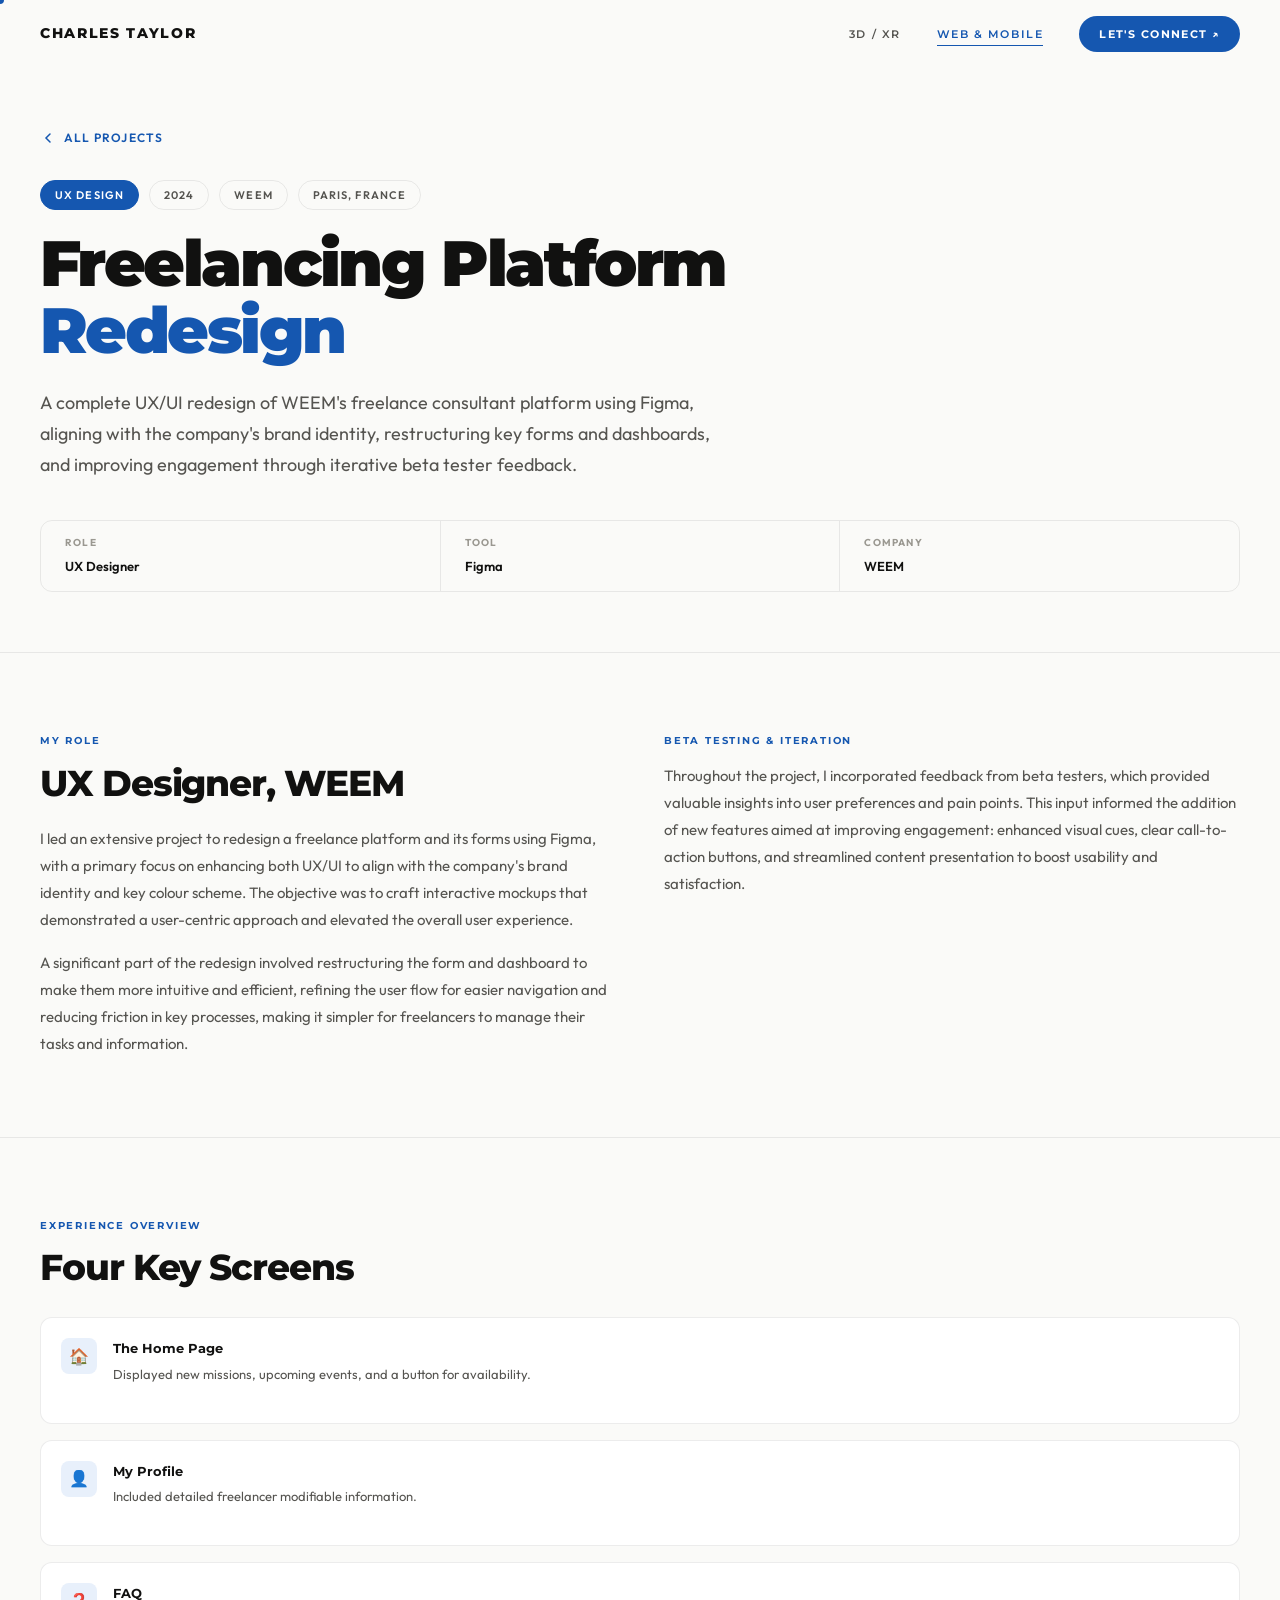
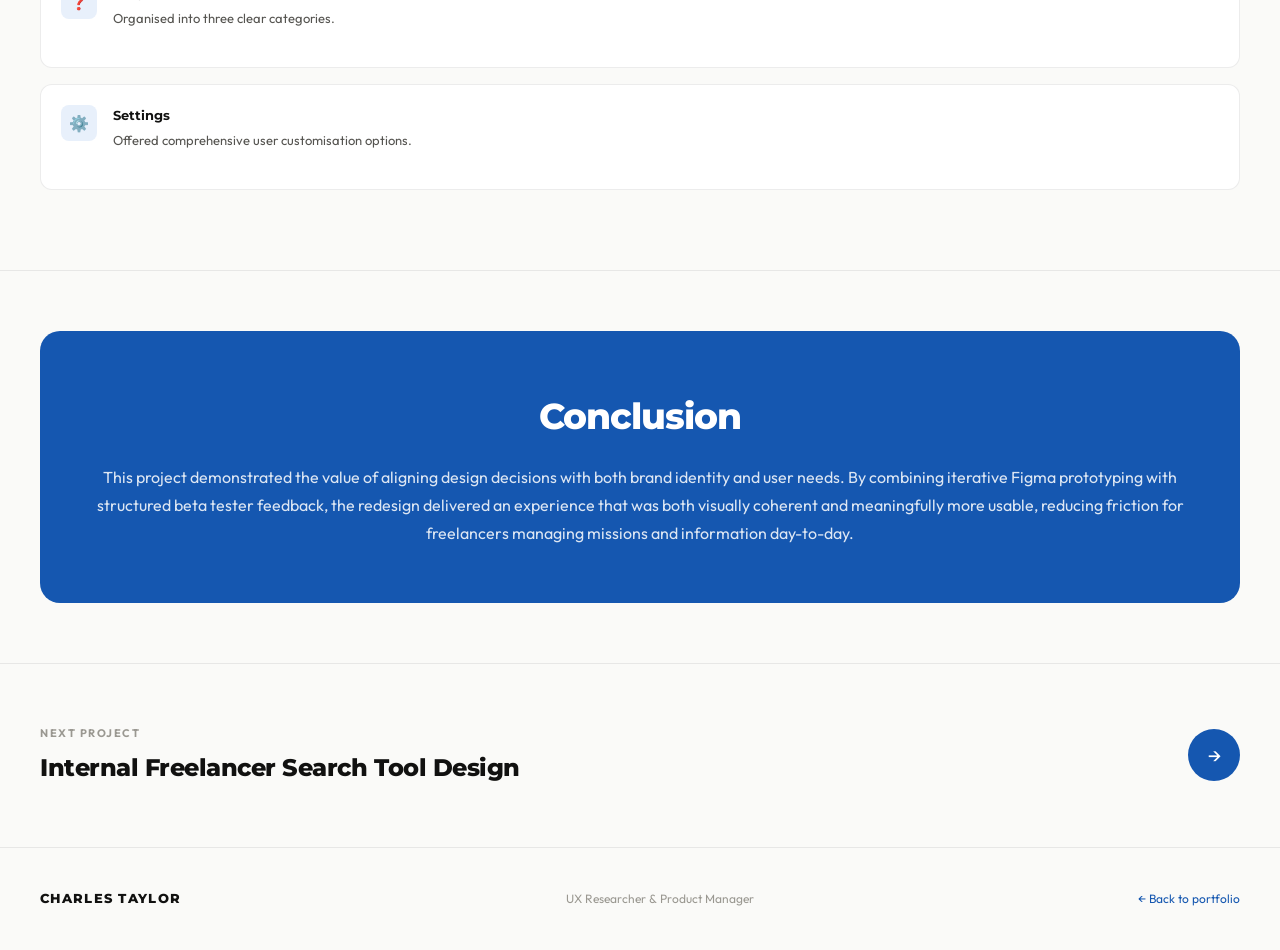
<file: portfolio/projects/freelance-platform.html>
<!DOCTYPE html>
<html lang="en">
<head>
  <meta charset="UTF-8" />
  <meta name="viewport" content="width=device-width, initial-scale=1.0" />
  <title>Freelancing Platform Redesign · Charles Taylor</title>
  <link rel="stylesheet" href="../css/style.css" />
  <style>body { opacity: 0; }</style>
</head>
<body>
  <div class="cursor-dot"></div>
  <div class="cursor-ring"></div>
  <nav class="nav">
    <a href="../index.html" class="nav-logo">CHARLES TAYLOR</a>
    <div class="nav-links">
      <a href="../index.html#xr-projects" class="nav-link">3D / XR</a>
      <a href="../index.html#ux-projects" class="nav-link active">Web &amp; Mobile</a>
      <a href="../index.html#contact" class="nav-cta">Let's Connect ↗</a>
    </div>
    <button class="nav-menu-btn" aria-label="Open menu"><span></span><span></span></button>
  </nav>
  <div class="mobile-menu">
    <a href="../index.html#xr-projects">3D / XR</a>
    <a href="../index.html#ux-projects">Web &amp; Mobile</a>
    <a href="../index.html#contact">Let's Connect</a>
  </div>

  <div class="project-hero">
    <div class="container">
      <a href="../index.html" class="breadcrumb">
        <svg width="16" height="16" viewBox="0 0 16 16" fill="none"><path d="M10 12L6 8l4-4" stroke="currentColor" stroke-width="1.5" stroke-linecap="round"/></svg>
        All Projects
      </a>
      <div class="project-hero-meta">
        <span class="meta-tag blue">UX Design</span>
        <span class="meta-tag">2024</span>
        <span class="meta-tag">WEEM</span>
        <span class="meta-tag">Paris, France</span>
      </div>
      <h1 class="project-title">Freelancing Platform<br/><em>Redesign</em></h1>
      <p class="project-intro">
        A complete UX/UI redesign of WEEM's freelance consultant platform using Figma, aligning with the company's brand identity, restructuring key forms and dashboards, and improving engagement through iterative beta tester feedback.
      </p>
      <div class="project-hero-details reveal">
        <div class="detail-item"><span class="detail-label">Role</span><span class="detail-value">UX Designer</span></div>
        <div class="detail-item"><span class="detail-label">Tool</span><span class="detail-value">Figma</span></div>
        <div class="detail-item"><span class="detail-label">Company</span><span class="detail-value">WEEM</span></div>
      </div>
    </div>
  </div>



  <!-- My Role -->
  <div class="project-section">
    <div class="container">
      <div class="content-grid">
        <div>
          <div class="section-label">My Role</div>
          <h2 class="section-h2">UX Designer, WEEM</h2>
          <div class="section-body">
            <p>
              I led an extensive project to redesign a freelance platform and its forms using Figma, with a primary focus on enhancing both UX/UI to align with the company's brand identity and key colour scheme. The objective was to craft interactive mockups that demonstrated a user-centric approach and elevated the overall user experience.
            </p>
            <p>
              A significant part of the redesign involved restructuring the form and dashboard to make them more intuitive and efficient, refining the user flow for easier navigation and reducing friction in key processes, making it simpler for freelancers to manage their tasks and information.
            </p>
          </div>
        </div>
        <div class="reveal reveal-delay-1">
          <div class="section-label">Beta Testing &amp; Iteration</div>
          <div class="section-body">
            <p>
              Throughout the project, I incorporated feedback from beta testers, which provided valuable insights into user preferences and pain points. This input informed the addition of new features aimed at improving engagement: enhanced visual cues, clear call-to-action buttons, and streamlined content presentation to boost usability and satisfaction.
            </p>
          </div>
        </div>
      </div>
    </div>
  </div>

  <!-- Experience overview -->
  <div class="project-section">
    <div class="container">
      <div class="section-label">Experience Overview</div>
      <h2 class="section-h2">Four Key Screens</h2>
      <div class="deliverables-list reveal" style="margin-top:28px;">
        <div class="deliverable-item">
          <div class="deliverable-icon">🏠</div>
          <div class="deliverable-text">
            <strong>The Home Page</strong>
            <span>Displayed new missions, upcoming events, and a button for availability.</span>
          </div>
          <div class="deliverable-preview">
            <img src="../../Brand_assets/My current portfolio/Platform Redesign page/Freelancing Plaform Redesign 1st Pic.avif" alt="Home Page" loading="lazy" />
          </div>
        </div>
        <div class="deliverable-item">
          <div class="deliverable-icon">👤</div>
          <div class="deliverable-text">
            <strong>My Profile</strong>
            <span>Included detailed freelancer modifiable information.</span>
          </div>
          <div class="deliverable-preview">
            <img src="../../Brand_assets/My current portfolio/Platform Redesign page/Freelancing Plaform Redesign 2nd pic.webp" alt="My Profile" loading="lazy" />
          </div>
        </div>
        <div class="deliverable-item">
          <div class="deliverable-icon">❓</div>
          <div class="deliverable-text">
            <strong>FAQ</strong>
            <span>Organised into three clear categories.</span>
          </div>
          <div class="deliverable-preview">
            <img src="../../Brand_assets/My current portfolio/Platform Redesign page/Freelancing Plaform Redesign 3rd Pic.webp" alt="FAQ" loading="lazy" />
          </div>
        </div>
        <div class="deliverable-item">
          <div class="deliverable-icon">⚙️</div>
          <div class="deliverable-text">
            <strong>Settings</strong>
            <span>Offered comprehensive user customisation options.</span>
          </div>
          <div class="deliverable-preview">
            <img src="../../Brand_assets/My current portfolio/Platform Redesign page/Freelancing Plaform Redesign 4th pic.webp" alt="Settings" loading="lazy" />
          </div>
        </div>
      </div>
    </div>
  </div>

  <div class="conclusion-section reveal">
    <h2>Conclusion</h2>
    <p>
      This project demonstrated the value of aligning design decisions with both brand identity and user needs. By combining iterative Figma prototyping with structured beta tester feedback, the redesign delivered an experience that was both visually coherent and meaningfully more usable, reducing friction for freelancers managing missions and information day-to-day.
    </p>
  </div>

  <a href="internal-tool.html" class="next-project">
    <div><div class="next-label">Next Project</div><div class="next-title">Internal Freelancer Search Tool Design</div></div>
    <div class="next-arrow">→</div>
  </a>

  <footer>
    <span class="footer-logo">CHARLES TAYLOR</span>
    <span>UX Researcher & Product Manager</span>
    <a href="../index.html" style="color:var(--blue);">← Back to portfolio</a>
  </footer>
  <script src="../js/main.js"></script>
</body>
</html>
</file>
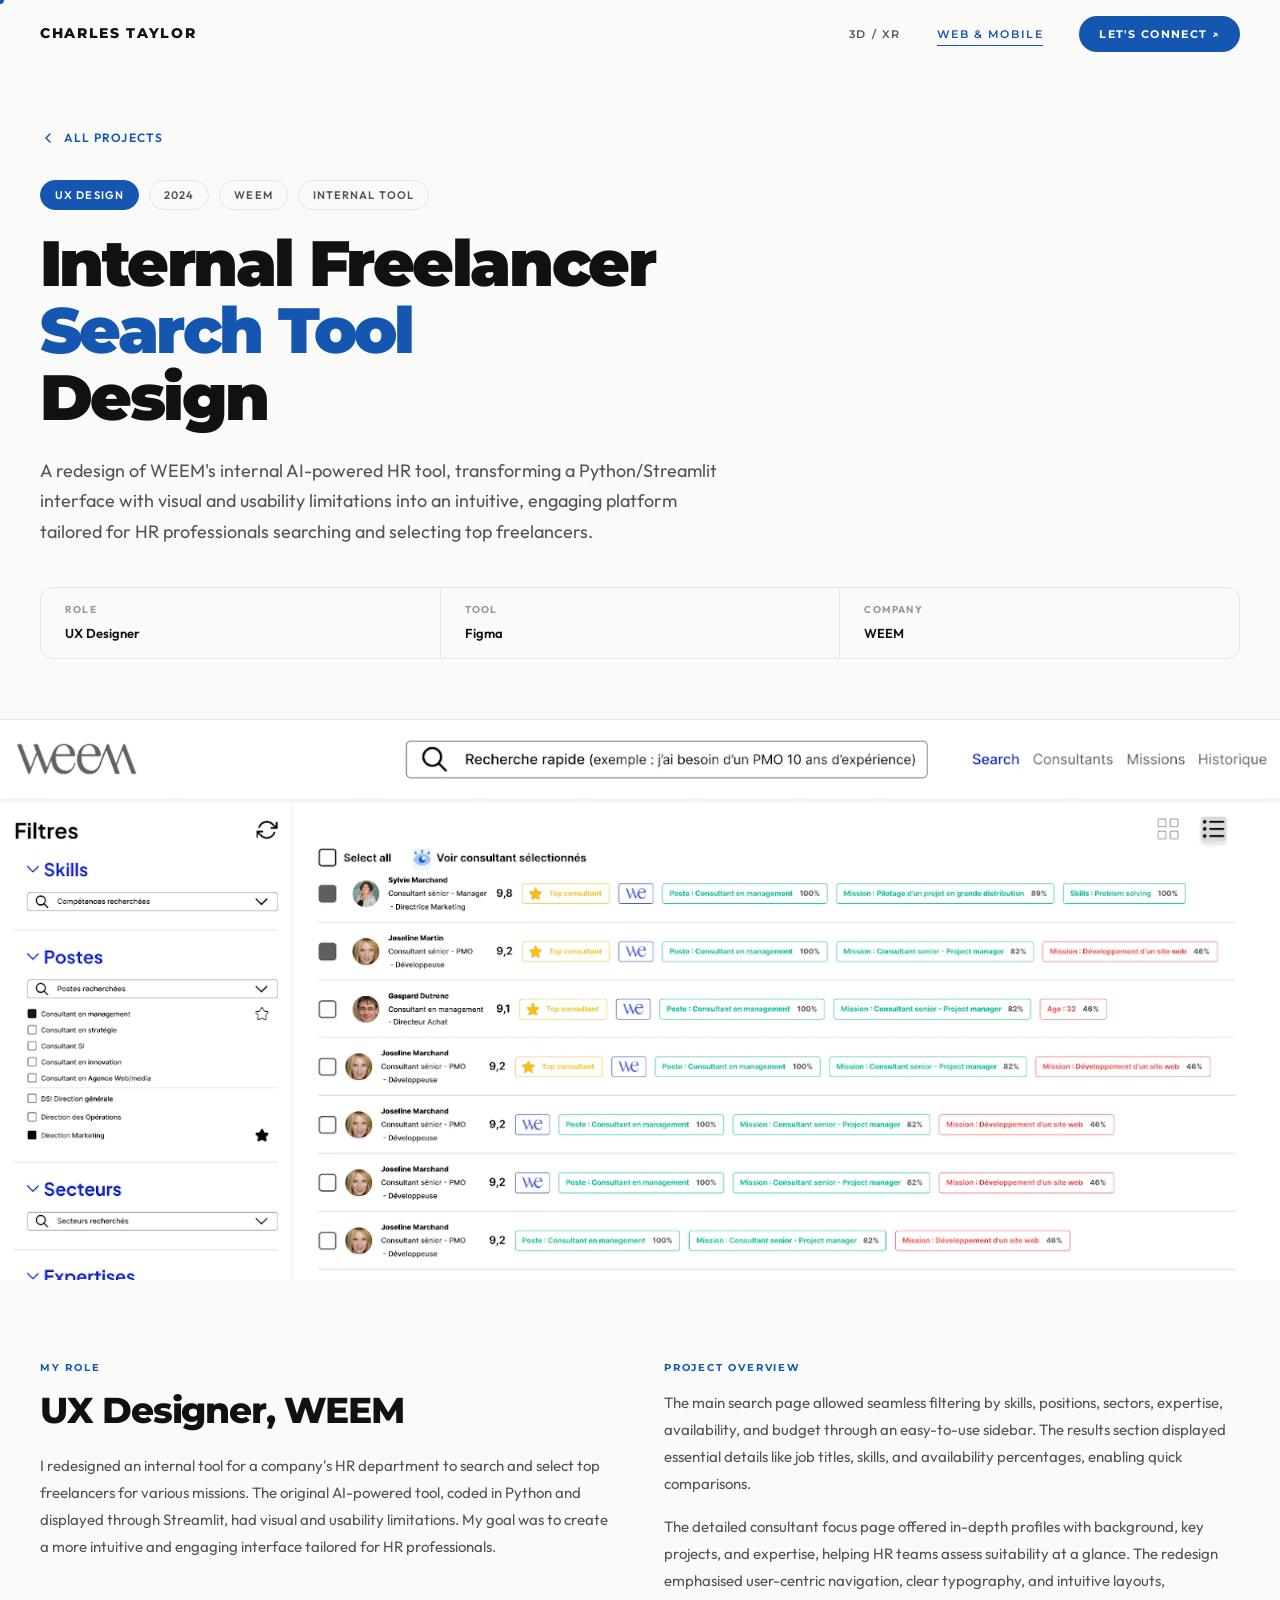
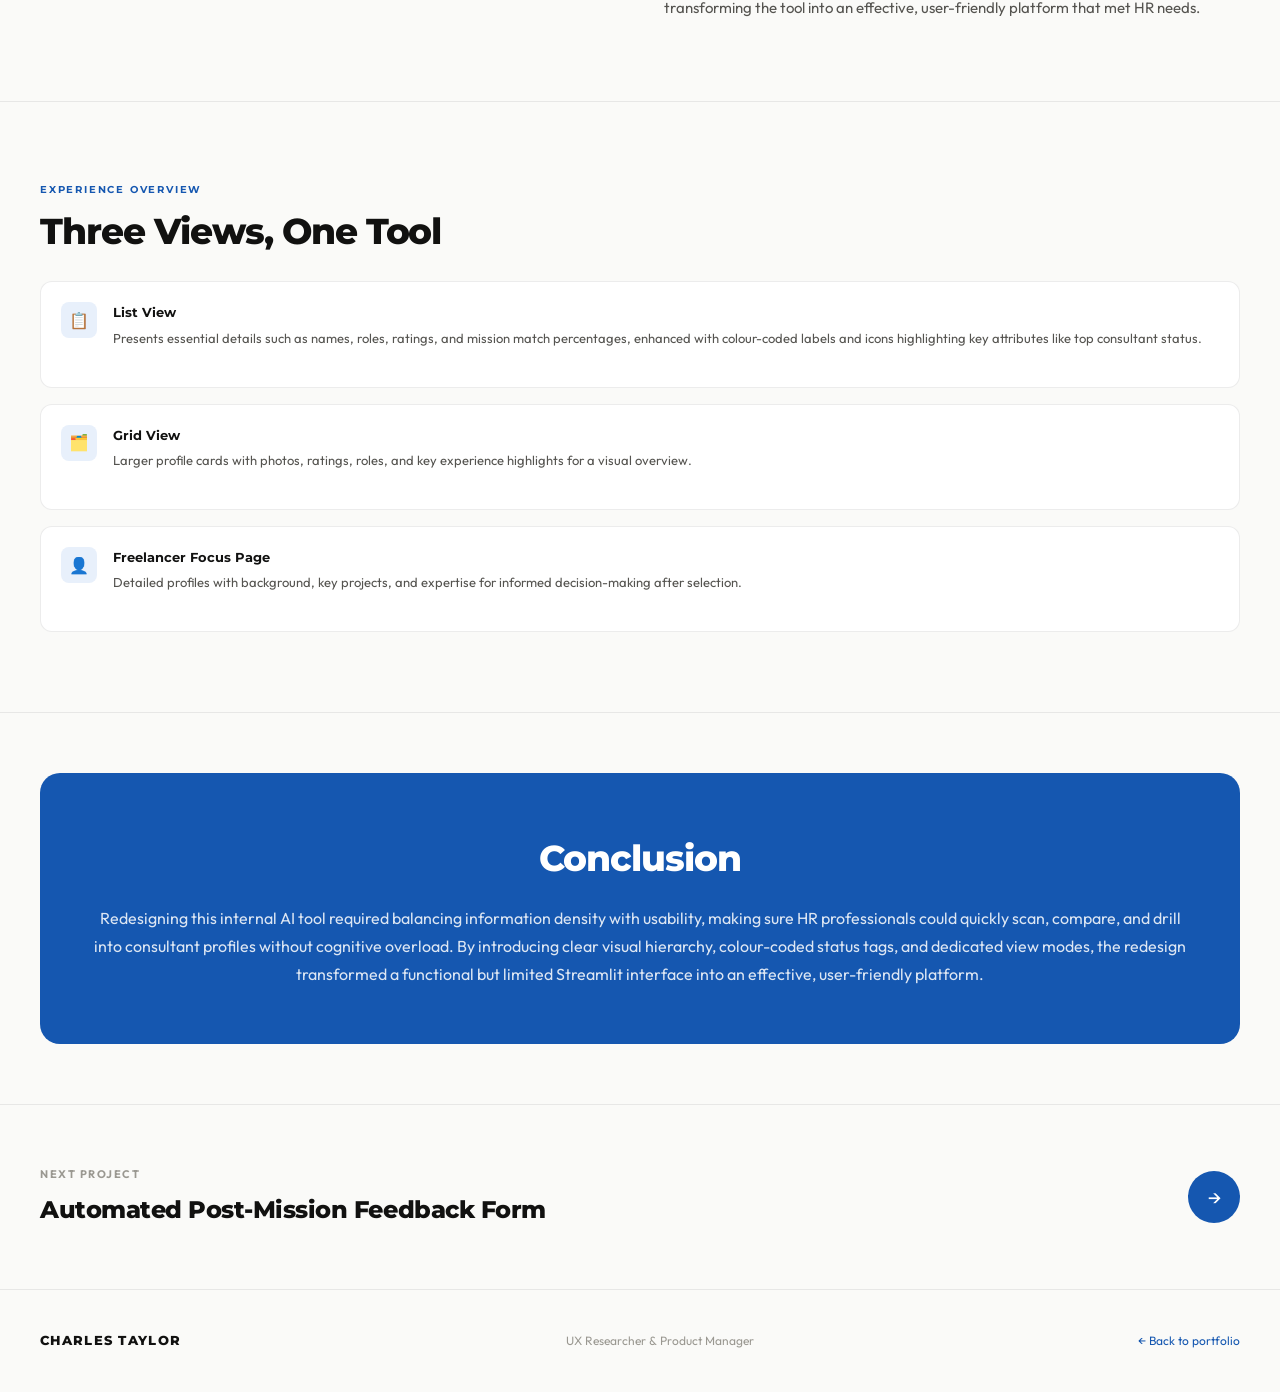
<file: portfolio/projects/internal-tool.html>
<!DOCTYPE html>
<html lang="en">
<head>
  <meta charset="UTF-8" />
  <meta name="viewport" content="width=device-width, initial-scale=1.0" />
  <title>Internal Freelancer Search Tool · Charles Taylor</title>
  <link rel="stylesheet" href="../css/style.css" />
  <style>body { opacity: 0; }</style>
</head>
<body>
  <div class="cursor-dot"></div>
  <div class="cursor-ring"></div>
  <nav class="nav">
    <a href="../index.html" class="nav-logo">CHARLES TAYLOR</a>
    <div class="nav-links">
      <a href="../index.html#xr-projects" class="nav-link">3D / XR</a>
      <a href="../index.html#ux-projects" class="nav-link active">Web &amp; Mobile</a>
      <a href="../index.html#contact" class="nav-cta">Let's Connect ↗</a>
    </div>
    <button class="nav-menu-btn" aria-label="Open menu"><span></span><span></span></button>
  </nav>
  <div class="mobile-menu">
    <a href="../index.html#xr-projects">3D / XR</a>
    <a href="../index.html#ux-projects">Web &amp; Mobile</a>
    <a href="../index.html#contact">Let's Connect</a>
  </div>

  <div class="project-hero">
    <div class="container">
      <a href="../index.html" class="breadcrumb">
        <svg width="16" height="16" viewBox="0 0 16 16" fill="none"><path d="M10 12L6 8l4-4" stroke="currentColor" stroke-width="1.5" stroke-linecap="round"/></svg>
        All Projects
      </a>
      <div class="project-hero-meta">
        <span class="meta-tag blue">UX Design</span>
        <span class="meta-tag">2024</span>
        <span class="meta-tag">WEEM</span>
        <span class="meta-tag">Internal Tool</span>
      </div>
      <h1 class="project-title">Internal Freelancer<br/><em>Search Tool</em><br/>Design</h1>
      <p class="project-intro">
        A redesign of WEEM's internal AI-powered HR tool, transforming a Python/Streamlit interface with visual and usability limitations into an intuitive, engaging platform tailored for HR professionals searching and selecting top freelancers.
      </p>
      <div class="project-hero-details reveal">
        <div class="detail-item"><span class="detail-label">Role</span><span class="detail-value">UX Designer</span></div>
        <div class="detail-item"><span class="detail-label">Tool</span><span class="detail-value">Figma</span></div>
        <div class="detail-item"><span class="detail-label">Company</span><span class="detail-value">WEEM</span></div>
      </div>
    </div>
  </div>

  <!-- Cover image -->
  <div style="max-height:560px;overflow:hidden;">
    <img src="../../Brand_assets/My current portfolio/AI Internal Tool Page/AI Internal tool Design 1st Pic.webp"
         alt="Internal Freelancer Search Tool" style="width:100%;height:560px;object-fit:cover;object-position:top center;display:block;" loading="lazy" />
  </div>


  <!-- My Role + Project Overview -->
  <div class="project-section">
    <div class="container">
      <div class="content-grid">
        <div>
          <div class="section-label">My Role</div>
          <h2 class="section-h2">UX Designer, WEEM</h2>
          <div class="section-body">
            <p>
              I redesigned an internal tool for a company's HR department to search and select top freelancers for various missions. The original AI-powered tool, coded in Python and displayed through Streamlit, had visual and usability limitations. My goal was to create a more intuitive and engaging interface tailored for HR professionals.
            </p>
          </div>
        </div>
        <div class="reveal reveal-delay-1">
          <div class="section-label">Project Overview</div>
          <div class="section-body">
            <p>
              The main search page allowed seamless filtering by skills, positions, sectors, expertise, availability, and budget through an easy-to-use sidebar. The results section displayed essential details like job titles, skills, and availability percentages, enabling quick comparisons.
            </p>
            <p>
              The detailed consultant focus page offered in-depth profiles with background, key projects, and expertise, helping HR teams assess suitability at a glance. The redesign emphasised user-centric navigation, clear typography, and intuitive layouts, transforming the tool into an effective, user-friendly platform that met HR needs.
            </p>
          </div>
        </div>
      </div>
    </div>
  </div>

  <!-- Experience overview -->
  <div class="project-section">
    <div class="container">
      <div class="section-label">Experience Overview</div>
      <h2 class="section-h2">Three Views, One Tool</h2>
      <div class="deliverables-list reveal" style="margin-top:28px;">
        <div class="deliverable-item">
          <div class="deliverable-icon">📋</div>
          <div class="deliverable-text">
            <strong>List View</strong>
            <span>Presents essential details such as names, roles, ratings, and mission match percentages, enhanced with colour-coded labels and icons highlighting key attributes like top consultant status.</span>
          </div>
          <div class="deliverable-preview">
            <img src="../../Brand_assets/My current portfolio/AI Internal Tool Page/AI Internal tool Design 1st Pic.webp" alt="List View" loading="lazy" />
          </div>
        </div>
        <div class="deliverable-item">
          <div class="deliverable-icon">🗂️</div>
          <div class="deliverable-text">
            <strong>Grid View</strong>
            <span>Larger profile cards with photos, ratings, roles, and key experience highlights for a visual overview.</span>
          </div>
          <div class="deliverable-preview">
            <img src="../../Brand_assets/My current portfolio/AI Internal Tool Page/AI Internal tool Design 2nd Pic.avif" alt="Grid View" loading="lazy" />
          </div>
        </div>
        <div class="deliverable-item">
          <div class="deliverable-icon">👤</div>
          <div class="deliverable-text">
            <strong>Freelancer Focus Page</strong>
            <span>Detailed profiles with background, key projects, and expertise for informed decision-making after selection.</span>
          </div>
          <div class="deliverable-preview">
            <img src="../../Brand_assets/My current portfolio/AI Internal Tool Page/AI Internal tool Design 3rd Pic.webp" alt="Freelancer Focus Page" loading="lazy" />
          </div>
        </div>
      </div>
    </div>
  </div>

  <div class="conclusion-section reveal">
    <h2>Conclusion</h2>
    <p>
      Redesigning this internal AI tool required balancing information density with usability, making sure HR professionals could quickly scan, compare, and drill into consultant profiles without cognitive overload. By introducing clear visual hierarchy, colour-coded status tags, and dedicated view modes, the redesign transformed a functional but limited Streamlit interface into an effective, user-friendly platform.
    </p>
  </div>

  <a href="automated-feedback.html" class="next-project">
    <div><div class="next-label">Next Project</div><div class="next-title">Automated Post-Mission Feedback Form</div></div>
    <div class="next-arrow">→</div>
  </a>

  <footer>
    <span class="footer-logo">CHARLES TAYLOR</span>
    <span>UX Researcher & Product Manager</span>
    <a href="../index.html" style="color:var(--blue);">← Back to portfolio</a>
  </footer>
  <script src="../js/main.js"></script>
</body>
</html>
</file>
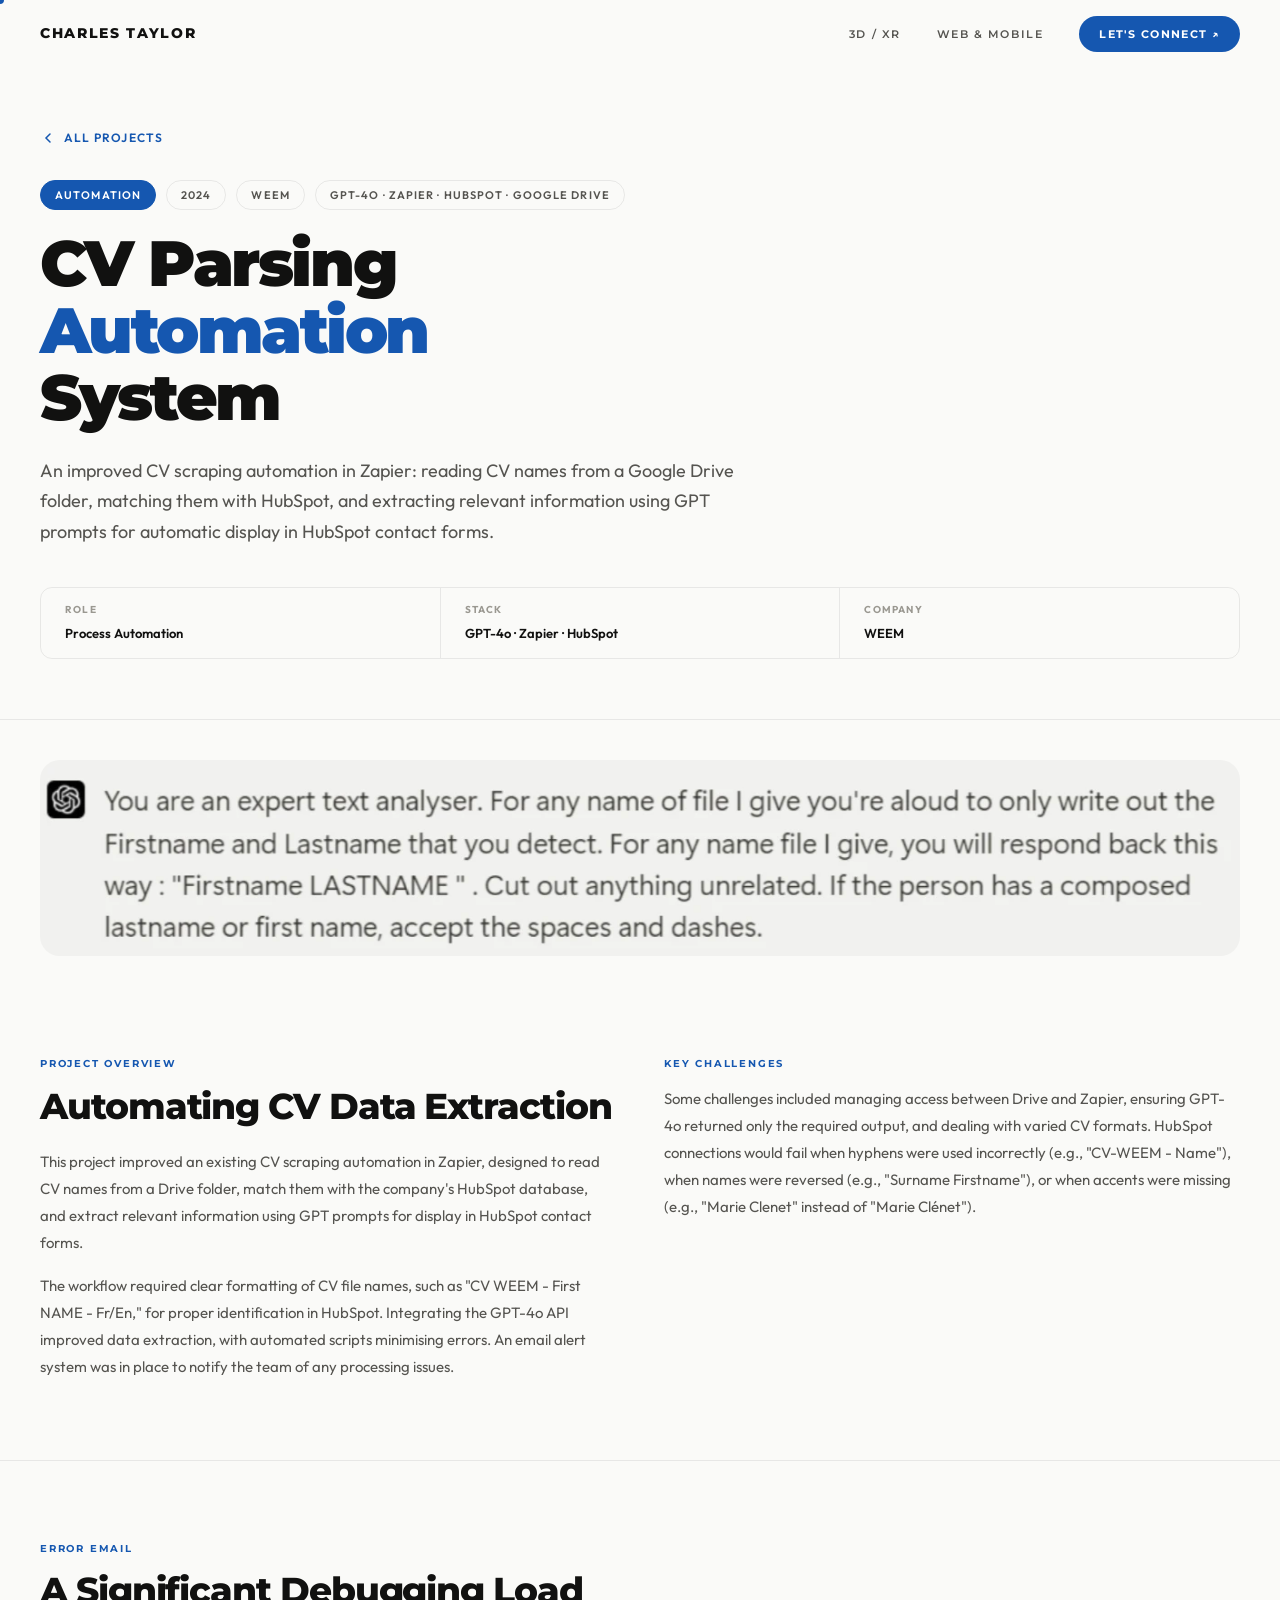
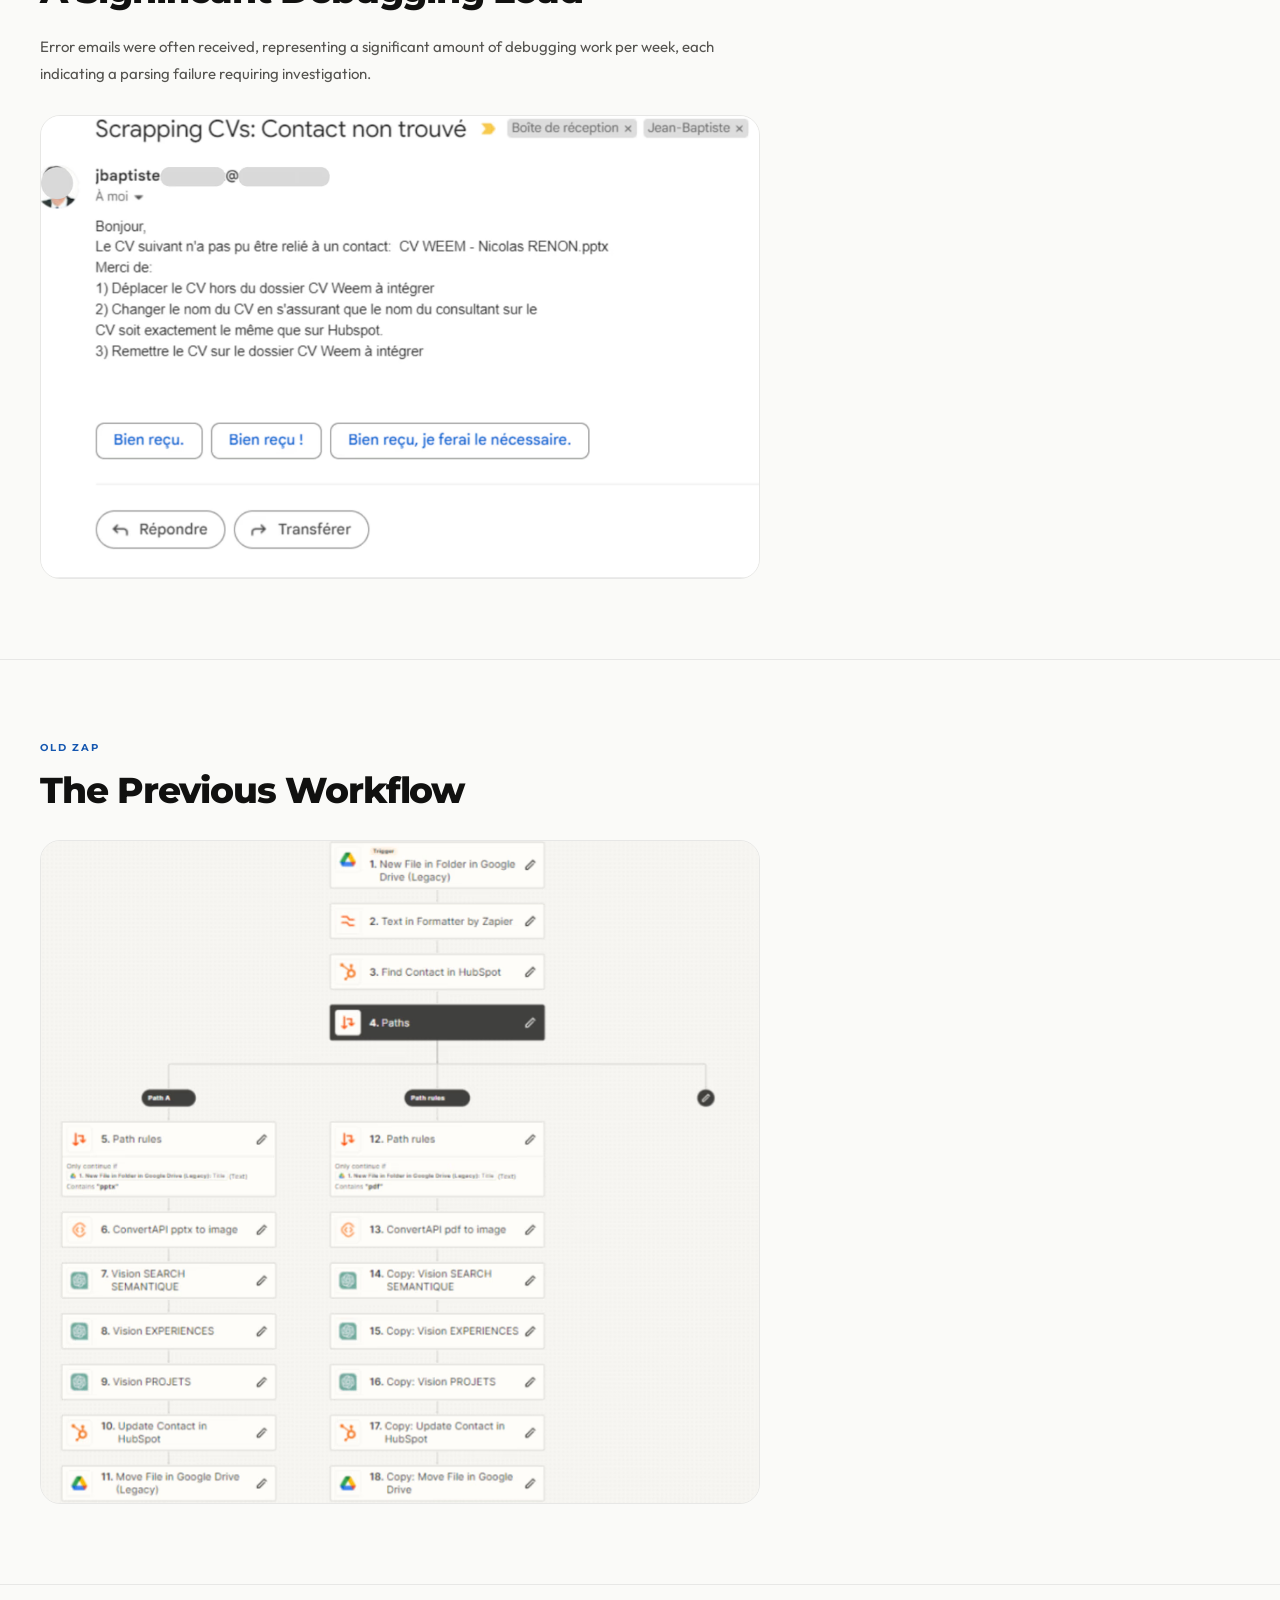
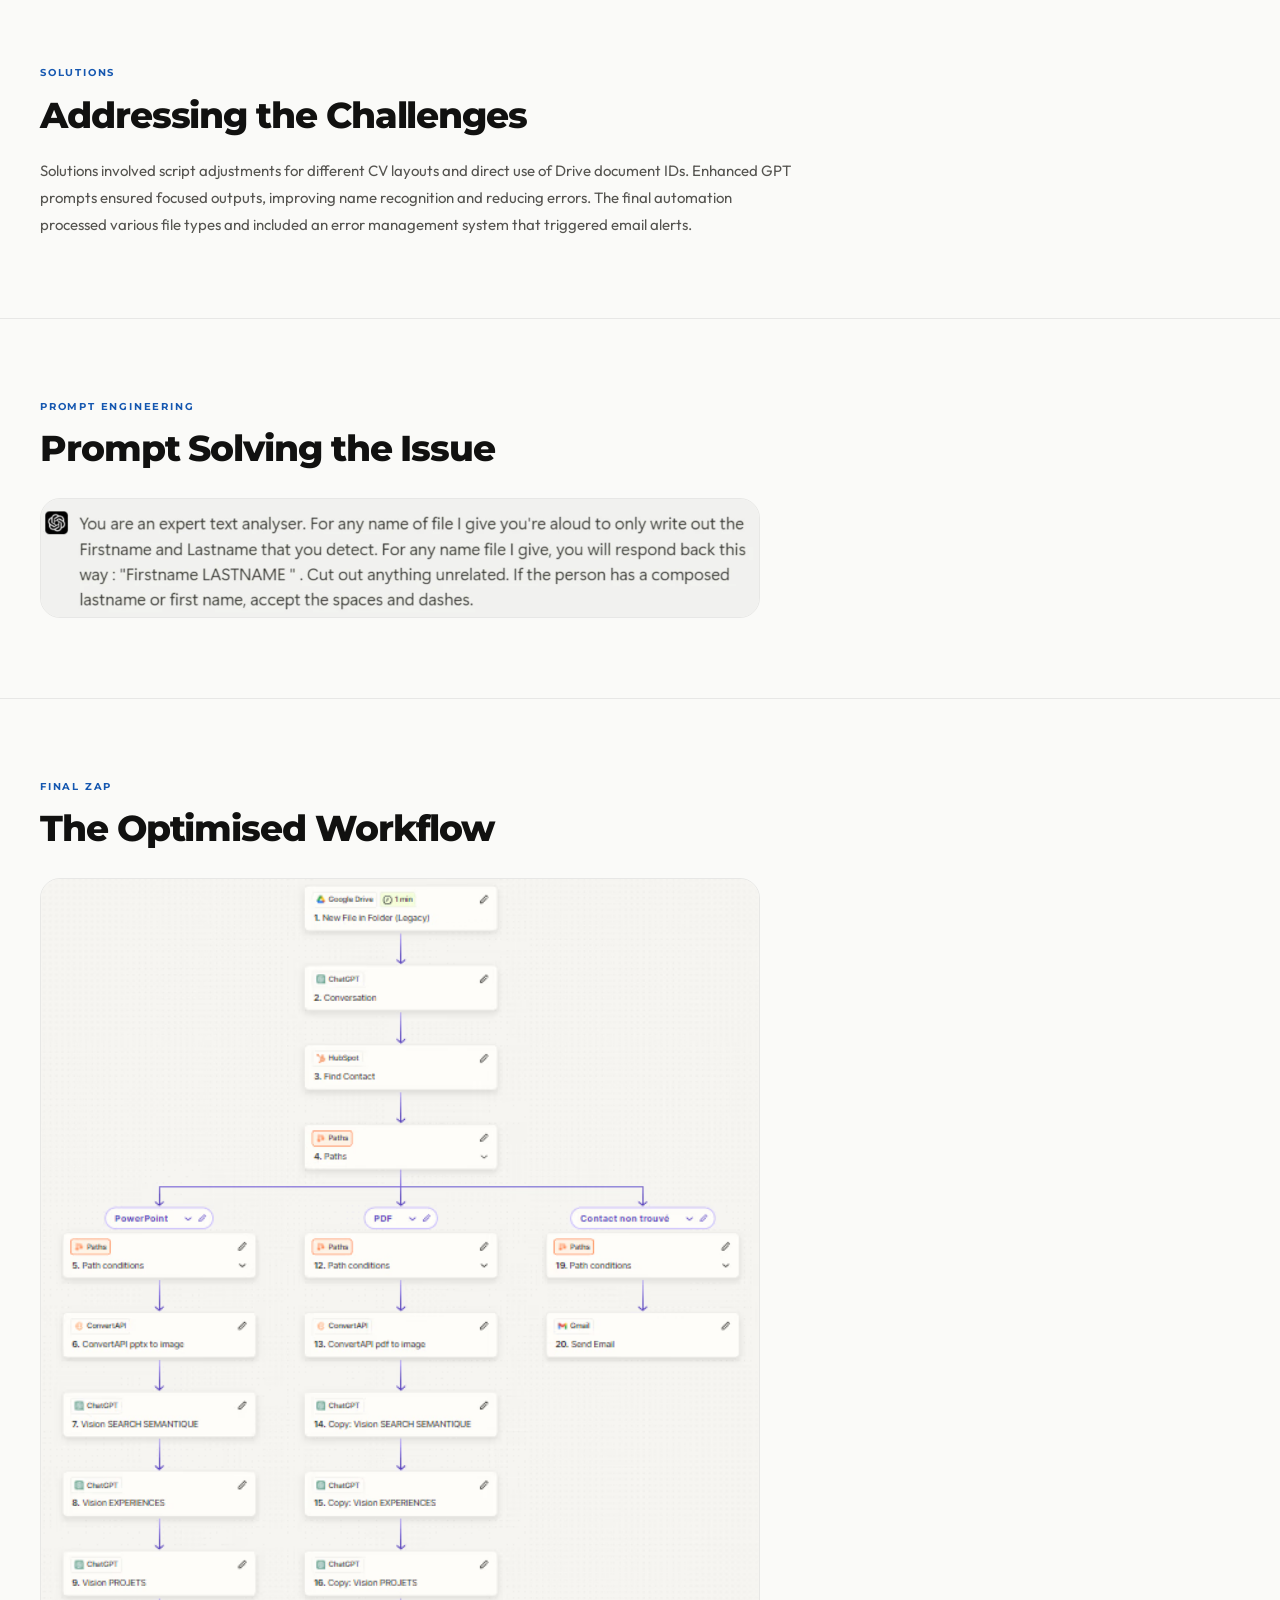
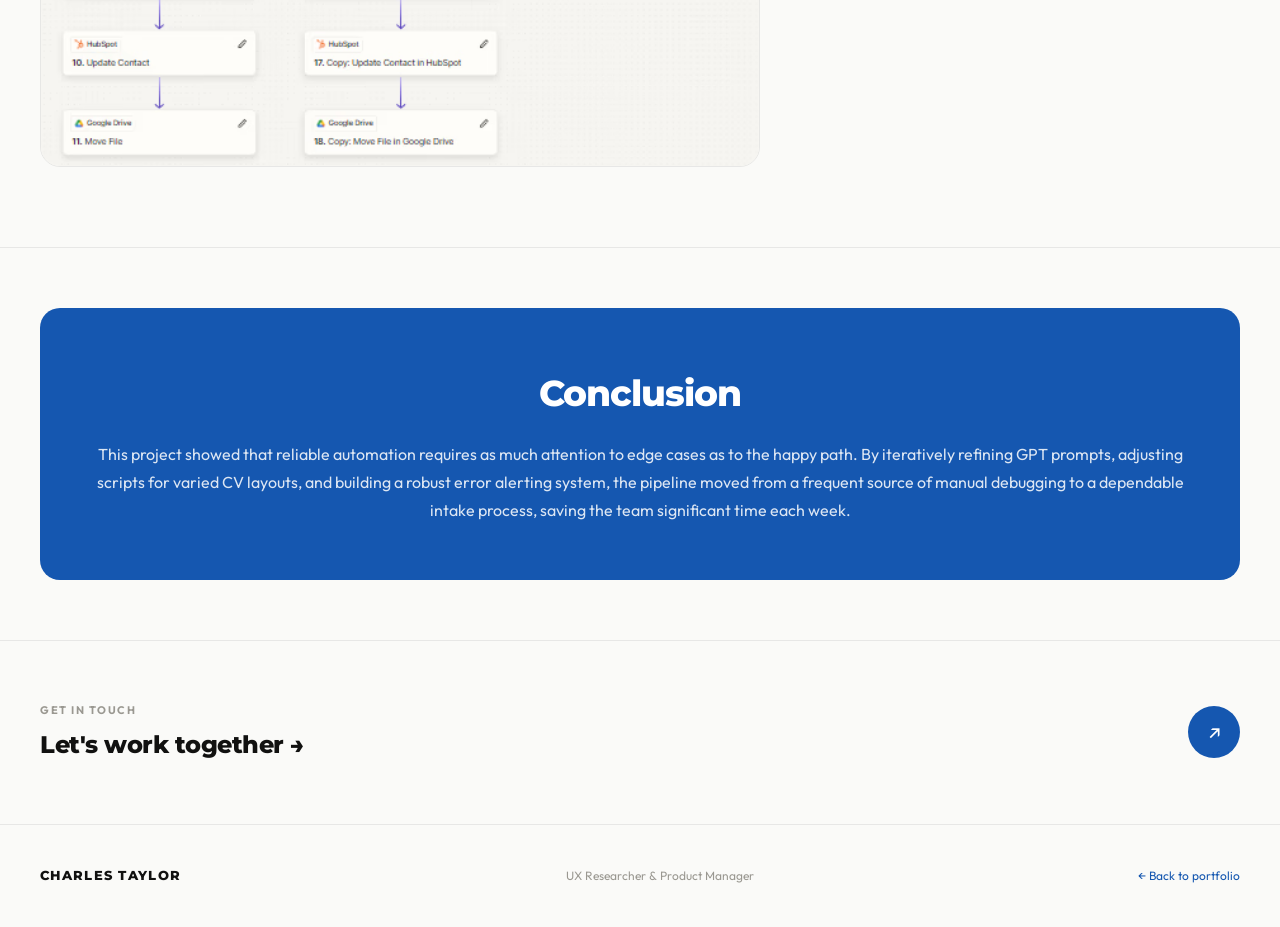
<file: portfolio/projects/parsing-automation.html>
<!DOCTYPE html>
<html lang="en">
<head>
  <meta charset="UTF-8" />
  <meta name="viewport" content="width=device-width, initial-scale=1.0" />
  <title>CV Parsing Automation System · Charles Taylor</title>
  <link rel="stylesheet" href="../css/style.css" />
  <style>body { opacity: 0; }</style>
</head>
<body>
  <div class="cursor-dot"></div>
  <div class="cursor-ring"></div>
  <nav class="nav">
    <a href="../index.html" class="nav-logo">CHARLES TAYLOR</a>
    <div class="nav-links">
      <a href="../index.html#xr-projects" class="nav-link">3D / XR</a>
      <a href="../index.html#ux-projects" class="nav-link">Web &amp; Mobile</a>
      <a href="../index.html#contact" class="nav-cta">Let's Connect ↗</a>
    </div>
    <button class="nav-menu-btn" aria-label="Open menu"><span></span><span></span></button>
  </nav>
  <div class="mobile-menu">
    <a href="../index.html#xr-projects">3D / XR</a>
    <a href="../index.html#ux-projects">Web &amp; Mobile</a>
    <a href="../index.html#contact">Let's Connect</a>
  </div>

  <div class="project-hero">
    <div class="container">
      <a href="../index.html" class="breadcrumb">
        <svg width="16" height="16" viewBox="0 0 16 16" fill="none"><path d="M10 12L6 8l4-4" stroke="currentColor" stroke-width="1.5" stroke-linecap="round"/></svg>
        All Projects
      </a>
      <div class="project-hero-meta">
        <span class="meta-tag blue">Automation</span>
        <span class="meta-tag">2024</span>
        <span class="meta-tag">WEEM</span>
        <span class="meta-tag">GPT-4o · Zapier · HubSpot · Google Drive</span>
      </div>
      <h1 class="project-title">CV Parsing<br/><em>Automation</em><br/>System</h1>
      <p class="project-intro">
        An improved CV scraping automation in Zapier: reading CV names from a Google Drive folder, matching them with HubSpot, and extracting relevant information using GPT prompts for automatic display in HubSpot contact forms.
      </p>
      <div class="project-hero-details reveal">
        <div class="detail-item"><span class="detail-label">Role</span><span class="detail-value">Process Automation</span></div>
        <div class="detail-item"><span class="detail-label">Stack</span><span class="detail-value">GPT-4o · Zapier · HubSpot</span></div>
        <div class="detail-item"><span class="detail-label">Company</span><span class="detail-value">WEEM</span></div>
      </div>
    </div>
  </div>

  <!-- Cover image -->
  <div style="max-width:1280px;margin:0 auto;padding:40px 40px 20px;">
    <img src="../../Brand_assets/My current portfolio/CV Parsing Automation Page/CV Parsing Automation System 3rd Pic.webp"
         alt="CV Parsing Automation System" style="width:100%;height:auto;display:block;border-radius:var(--radius-lg);" loading="lazy" />
  </div>


  <!-- Overview -->
  <div class="project-section">
    <div class="container">
      <div class="content-grid">
        <div>
          <div class="section-label">Project Overview</div>
          <h2 class="section-h2">Automating CV Data Extraction</h2>
          <div class="section-body">
            <p>
              This project improved an existing CV scraping automation in Zapier, designed to read CV names from a Drive folder, match them with the company's HubSpot database, and extract relevant information using GPT prompts for display in HubSpot contact forms.
            </p>
            <p>
              The workflow required clear formatting of CV file names, such as "CV WEEM - First NAME - Fr/En," for proper identification in HubSpot. Integrating the GPT-4o API improved data extraction, with automated scripts minimising errors. An email alert system was in place to notify the team of any processing issues.
            </p>
          </div>
        </div>
        <div class="reveal reveal-delay-1">
          <div class="section-label">Key Challenges</div>
          <div class="section-body">
            <p>
              Some challenges included managing access between Drive and Zapier, ensuring GPT-4o returned only the required output, and dealing with varied CV formats. HubSpot connections would fail when hyphens were used incorrectly (e.g., "CV-WEEM - Name"), when names were reversed (e.g., "Surname Firstname"), or when accents were missing (e.g., "Marie Clenet" instead of "Marie Clénet").
            </p>
          </div>
        </div>
      </div>
    </div>
  </div>

  <!-- Error email -->
  <div class="project-section">
    <div class="container">
      <div class="section-label">Error Email</div>
      <h2 class="section-h2">A Significant Debugging Load</h2>
      <p class="section-body" style="max-width:720px;margin-bottom:28px;">
        Error emails were often received, representing a significant amount of debugging work per week, each indicating a parsing failure requiring investigation.
      </p>
      <div class="reveal">
        <img src="../../Brand_assets/My current portfolio/CV Parsing Automation Page/CV Parsing Automation System  1st pic.avif"
             alt="Error email" loading="lazy"
             style="max-width:720px;width:100%;height:auto;display:block;border-radius:var(--radius-lg);border:1px solid var(--line);" />
      </div>
    </div>
  </div>

  <!-- Old Zap -->
  <div class="project-section">
    <div class="container">
      <div class="section-label">Old Zap</div>
      <h2 class="section-h2">The Previous Workflow</h2>
      <div class="reveal" style="margin-top:28px;">
        <img src="../../Brand_assets/My current portfolio/CV Parsing Automation Page/CV Parsing Automation System 2nd Pic.avif"
             alt="Old Zapier workflow" loading="lazy"
             style="max-width:720px;width:100%;height:auto;display:block;border-radius:var(--radius-lg);border:1px solid var(--line);" />
      </div>
    </div>
  </div>

  <!-- Solutions -->
  <div class="project-section">
    <div class="container">
      <div class="section-label">Solutions</div>
      <h2 class="section-h2">Addressing the Challenges</h2>
      <div class="section-body" style="max-width:760px;">
        <p>
          Solutions involved script adjustments for different CV layouts and direct use of Drive document IDs. Enhanced GPT prompts ensured focused outputs, improving name recognition and reducing errors. The final automation processed various file types and included an error management system that triggered email alerts.
        </p>
      </div>
    </div>
  </div>

  <!-- Prompt solving the issue -->
  <div class="project-section">
    <div class="container">
      <div class="section-label">Prompt Engineering</div>
      <h2 class="section-h2">Prompt Solving the Issue</h2>
      <div class="reveal" style="margin-top:28px;">
        <img src="../../Brand_assets/My current portfolio/CV Parsing Automation Page/CV Parsing Automation System 3rd Pic.webp"
             alt="GPT prompt solution" loading="lazy"
             style="max-width:720px;width:100%;height:auto;display:block;border-radius:var(--radius-lg);border:1px solid var(--line);" />
      </div>
    </div>
  </div>

  <!-- Final Zap -->
  <div class="project-section">
    <div class="container">
      <div class="section-label">Final Zap</div>
      <h2 class="section-h2">The Optimised Workflow</h2>
      <div class="reveal" style="margin-top:28px;">
        <img src="../../Brand_assets/My current portfolio/CV Parsing Automation Page/CV Parsing Automation System  4th Final zap pic.avif"
             alt="Final Zapier workflow" loading="lazy"
             style="max-width:720px;width:100%;height:auto;display:block;border-radius:var(--radius-lg);border:1px solid var(--line);" />
      </div>
    </div>
  </div>

  <div class="conclusion-section reveal">
    <h2>Conclusion</h2>
    <p>
      This project showed that reliable automation requires as much attention to edge cases as to the happy path. By iteratively refining GPT prompts, adjusting scripts for varied CV layouts, and building a robust error alerting system, the pipeline moved from a frequent source of manual debugging to a dependable intake process, saving the team significant time each week.
    </p>
  </div>

  <a href="../index.html#contact" class="next-project">
    <div><div class="next-label">Get in Touch</div><div class="next-title">Let's work together →</div></div>
    <div class="next-arrow">↗</div>
  </a>

  <footer>
    <span class="footer-logo">CHARLES TAYLOR</span>
    <span>UX Researcher & Product Manager</span>
    <a href="../index.html" style="color:var(--blue);">← Back to portfolio</a>
  </footer>
  <script src="../js/main.js"></script>
</body>
</html>
</file>
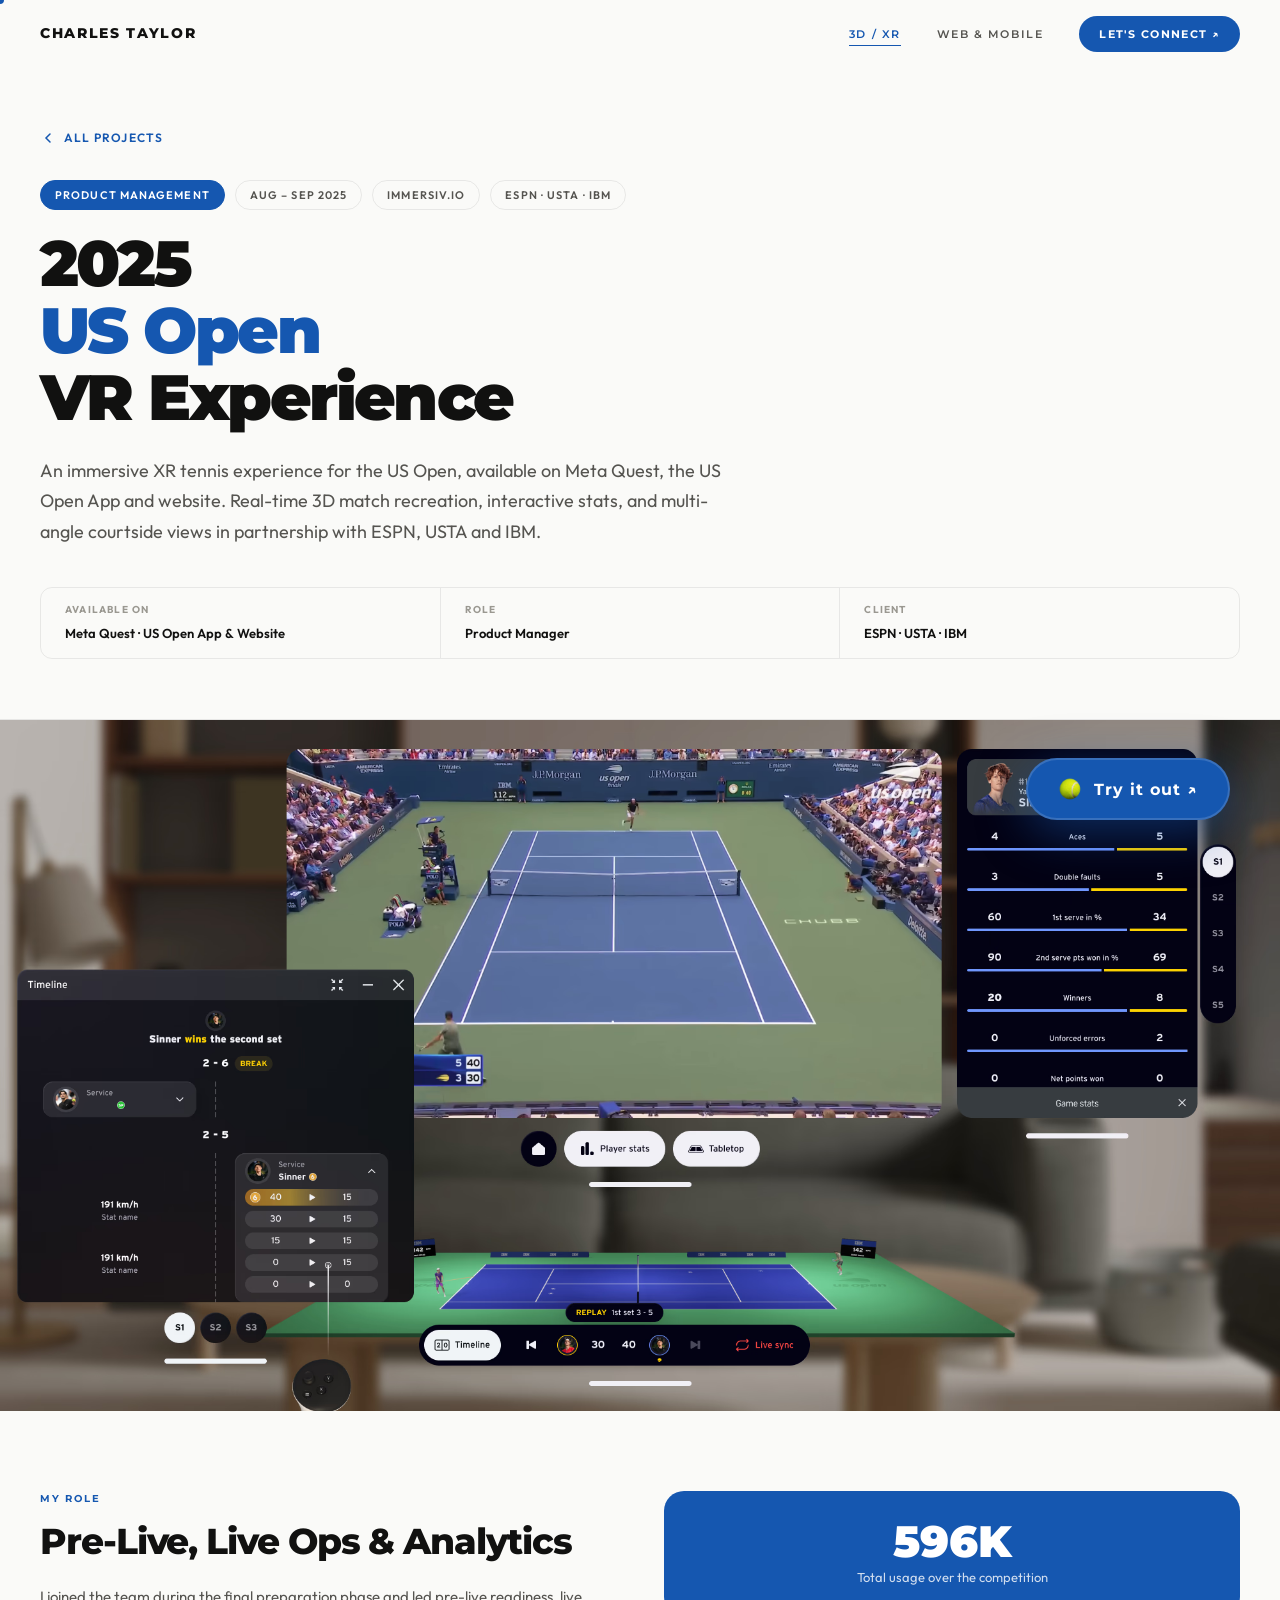
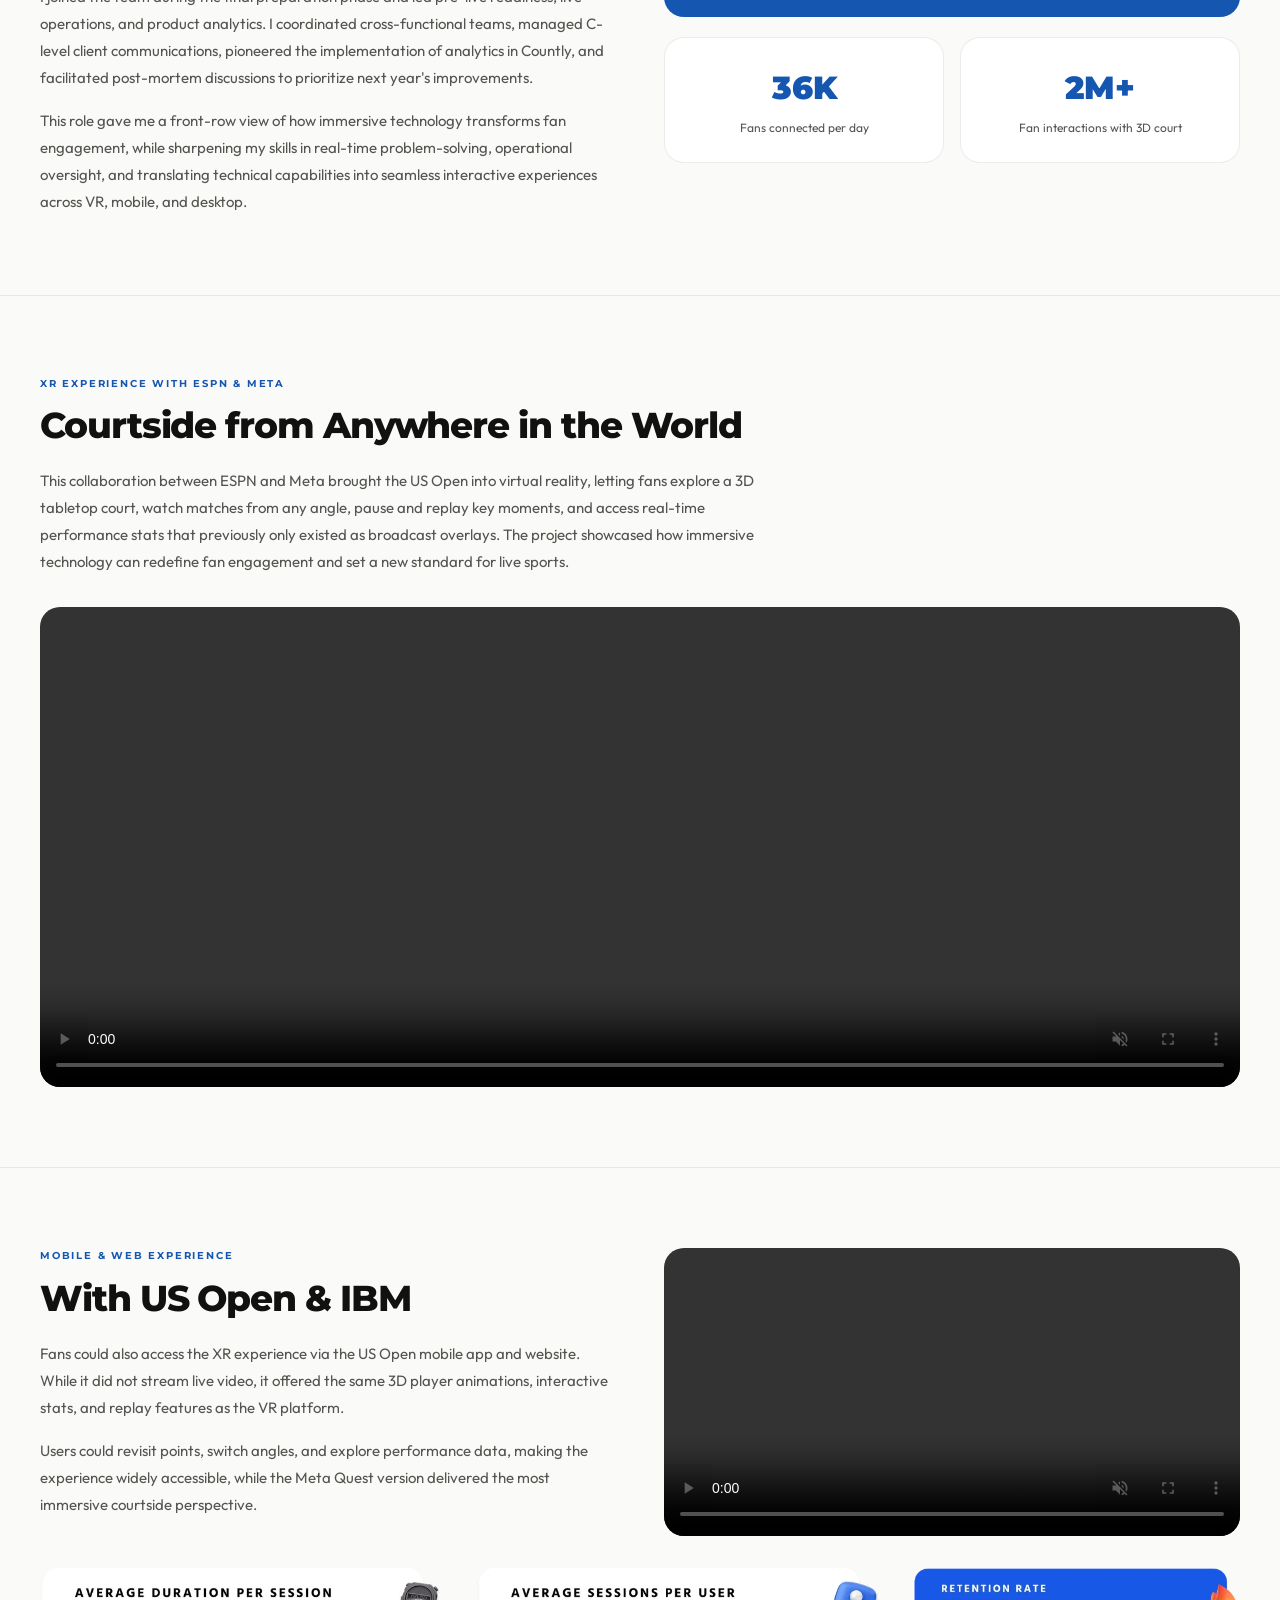
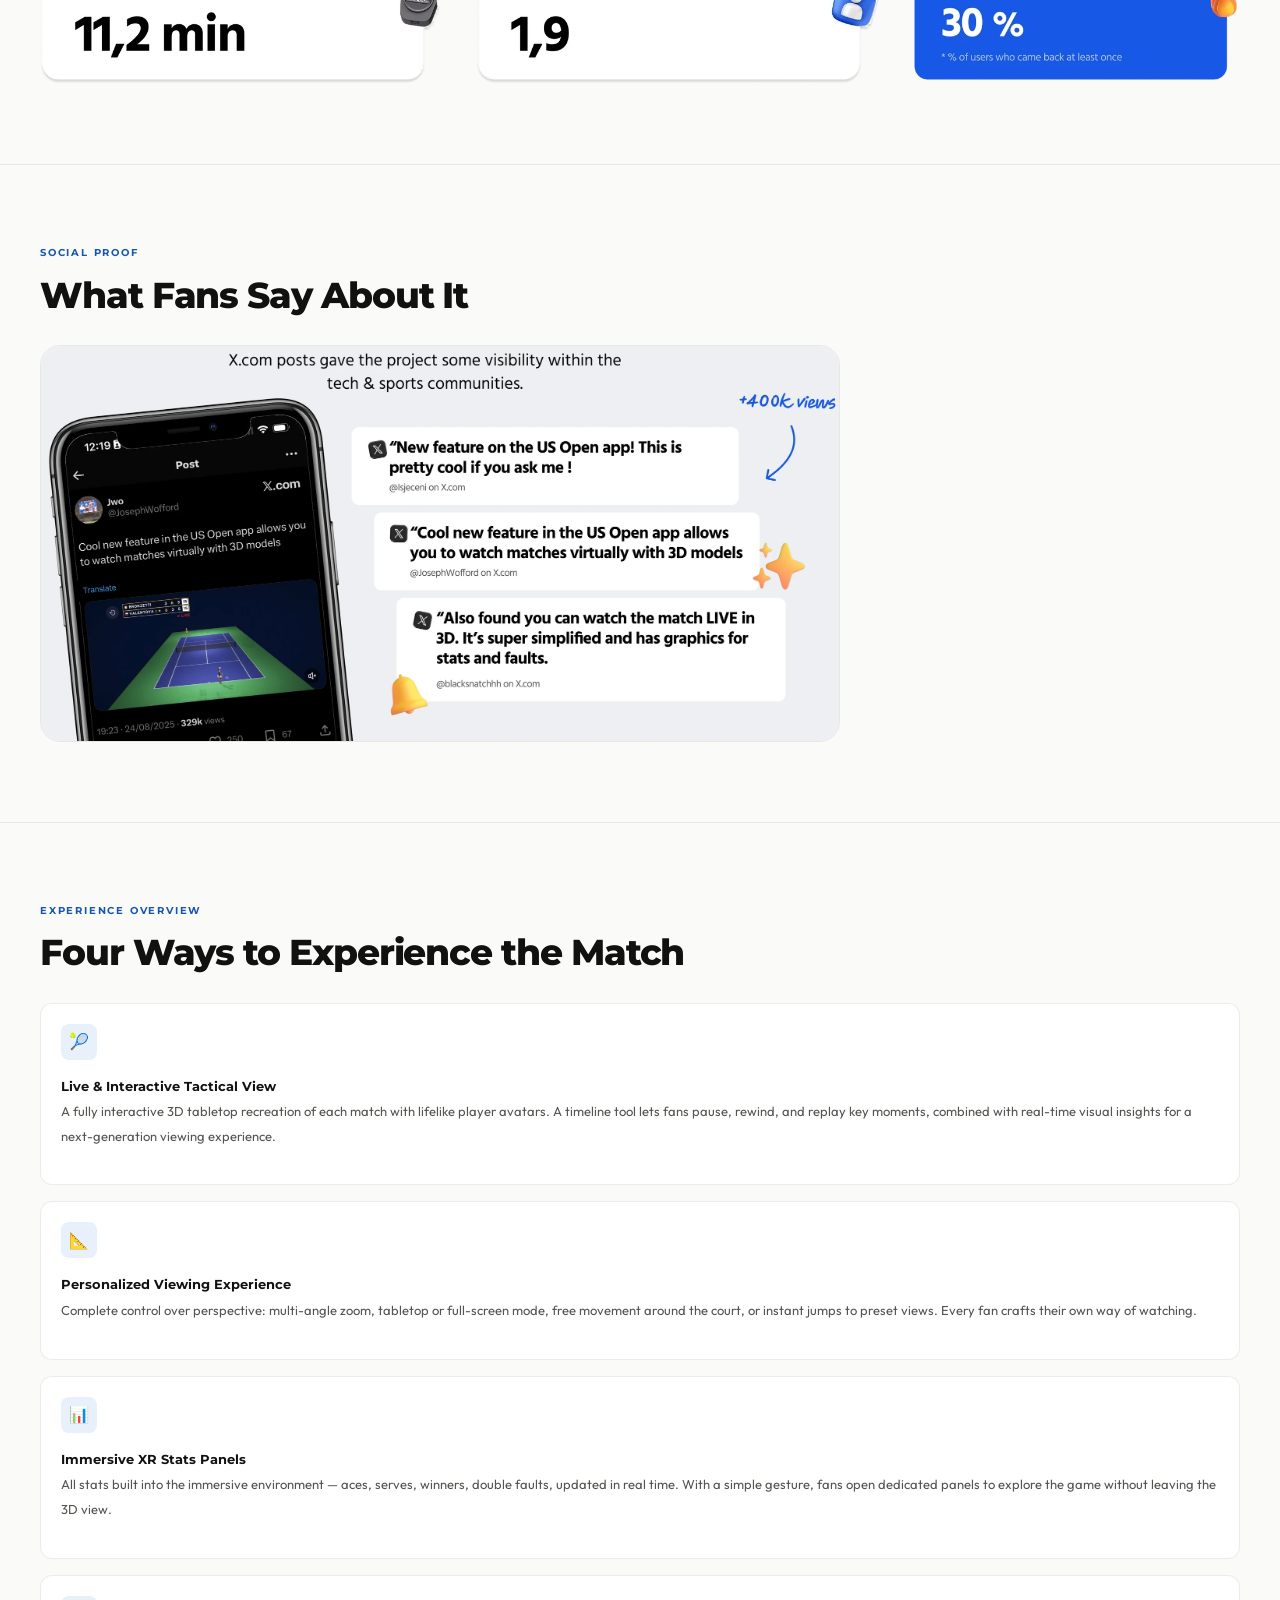
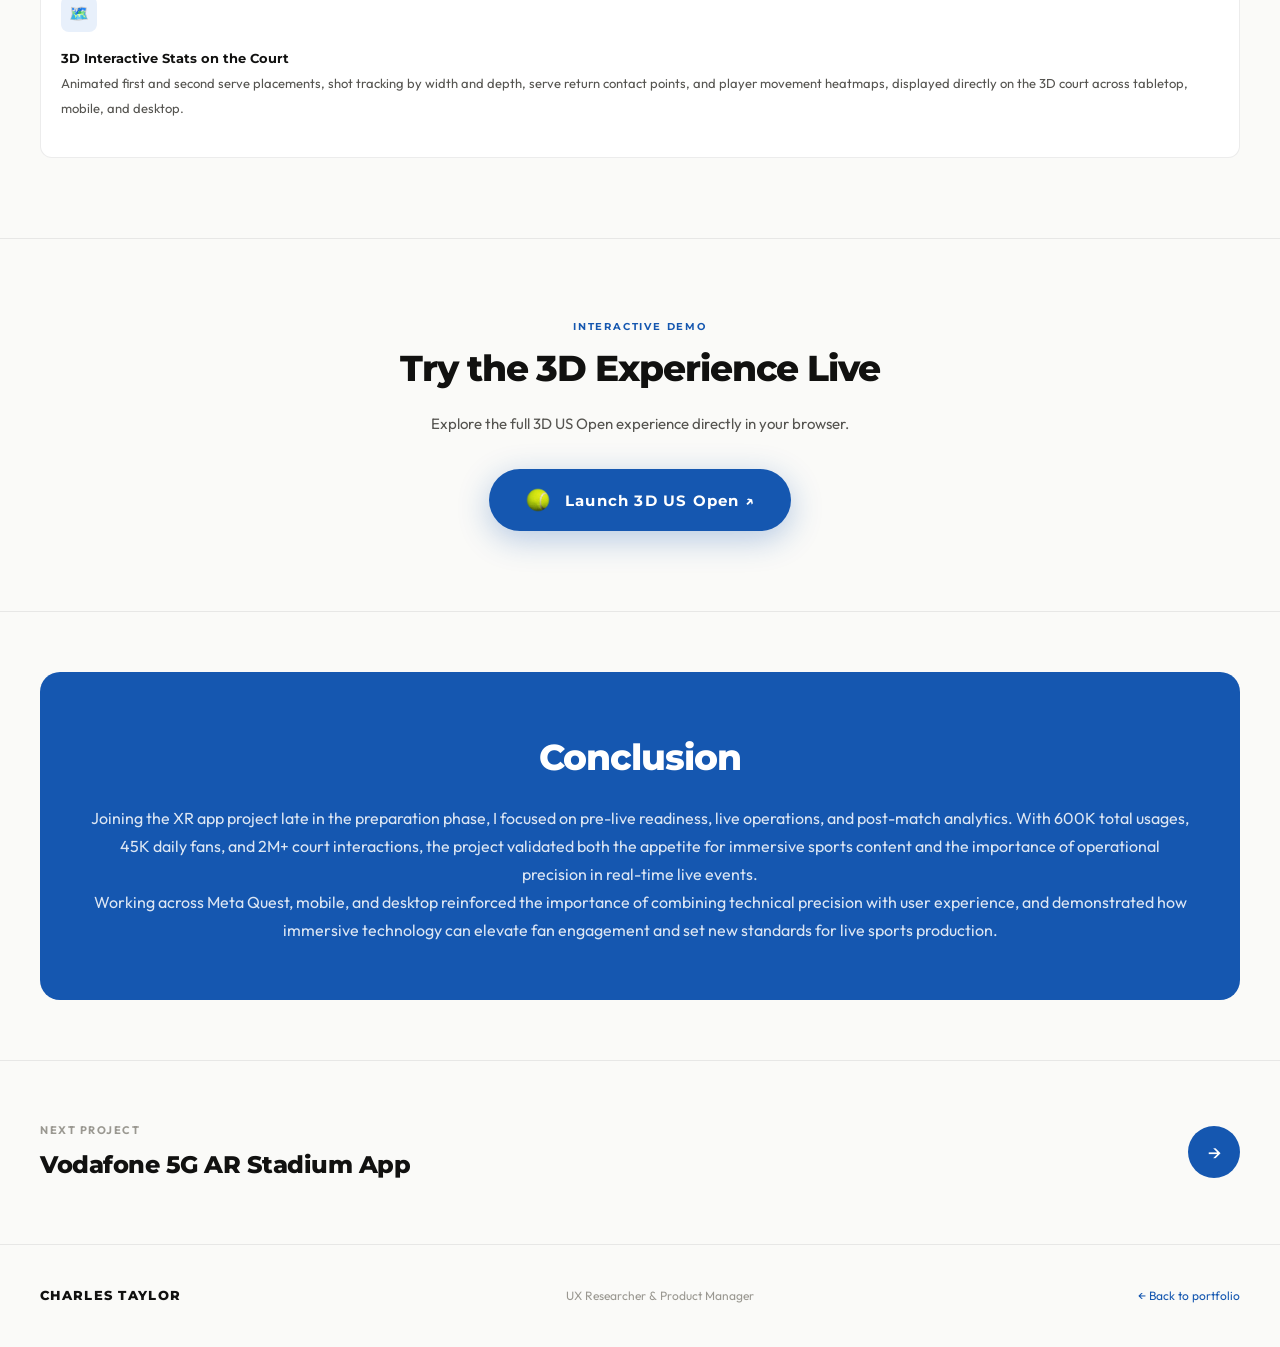
<file: portfolio/projects/usopen.html>
<!DOCTYPE html>
<html lang="en">
<head>
  <meta charset="UTF-8" />
  <meta name="viewport" content="width=device-width, initial-scale=1.0" />
  <title>US Open VR · Charles Taylor</title>
  <link rel="stylesheet" href="../css/style.css" />
  <style>
    body { opacity: 0; }
    @keyframes pulse { 0%,100% { opacity:1; transform:scale(1); } 50% { opacity:0.6; transform:scale(1.3); } }
  </style>
</head>
<body>
  <div class="cursor-dot"></div>
  <div class="cursor-ring"></div>

  <!-- Try It Out Widget -->
  <div class="try-widget" id="tryWidget">
    <button class="try-widget-btn" onclick="window.open('https://3d.usopen.org/?matchId=1701','_blank')">
      <img src="../../Brand_assets/My current portfolio/US Open Page/Try it out widget picture Us Open.avif"
           alt="tennis ball" style="width:24px;height:24px;border-radius:50%;object-fit:cover;flex-shrink:0;" />
      Try it out ↗
    </button>
  </div>

  <nav class="nav">
    <a href="../index.html" class="nav-logo">CHARLES TAYLOR</a>
    <div class="nav-links">
      <a href="../index.html#xr-projects" class="nav-link active">3D / XR</a>
      <a href="../index.html#ux-projects" class="nav-link">Web &amp; Mobile</a>
      <a href="../index.html#contact" class="nav-cta">Let's Connect ↗</a>
    </div>
    <button class="nav-menu-btn" aria-label="Open menu"><span></span><span></span></button>
  </nav>
  <div class="mobile-menu">
    <a href="../index.html#xr-projects">3D / XR</a>
    <a href="../index.html#ux-projects">Web &amp; Mobile</a>
    <a href="../index.html#contact">Let's Connect</a>
  </div>

  <div class="project-hero">
    <div class="container">
      <a href="../index.html" class="breadcrumb">
        <svg width="16" height="16" viewBox="0 0 16 16" fill="none"><path d="M10 12L6 8l4-4" stroke="currentColor" stroke-width="1.5" stroke-linecap="round"/></svg>
        All Projects
      </a>
      <div class="project-hero-meta">
        <span class="meta-tag blue">Product Management</span>
        <span class="meta-tag">Aug – Sep 2025</span>
        <span class="meta-tag">Immersiv.io</span>
        <span class="meta-tag">ESPN · USTA · IBM</span>
      </div>
      <h1 class="project-title">2025<br/><em>US Open</em><br/>VR Experience</h1>
      <p class="project-intro">
        An immersive XR tennis experience for the US Open, available on Meta Quest, the US Open App and website. Real-time 3D match recreation, interactive stats, and multi-angle courtside views in partnership with ESPN, USTA and IBM.
      </p>
      <div class="project-hero-details reveal">
        <div class="detail-item"><span class="detail-label">Available on</span><span class="detail-value">Meta Quest · US Open App &amp; Website</span></div>
        <div class="detail-item"><span class="detail-label">Role</span><span class="detail-value">Product Manager</span></div>
        <div class="detail-item"><span class="detail-label">Client</span><span class="detail-value">ESPN · USTA · IBM</span></div>
      </div>
    </div>
  </div>

  <!-- Cover image -->
  <div style="max-height:750px;overflow:hidden;">
    <img src="../../Brand_assets/My current portfolio/US Open Page/US Open 1st Picture.avif"
         alt="US Open VR Experience" style="width:100%;height:auto;display:block;" loading="lazy" />
  </div>


  <!-- My Role -->
  <div class="project-section">
    <div class="container">
      <div class="content-grid">
        <div>
          <div class="section-label">My Role</div>
          <h2 class="section-h2">Pre-Live, Live Ops &amp; Analytics</h2>
          <div class="section-body">
            <p>
              I joined the team during the final preparation phase and led pre-live readiness, live operations, and product analytics. I coordinated cross-functional teams, managed C-level client communications, pioneered the implementation of analytics in Countly, and facilitated post-mortem discussions to prioritize next year's improvements.
            </p>
            <p>
              This role gave me a front-row view of how immersive technology transforms fan engagement, while sharpening my skills in real-time problem-solving, operational oversight, and translating technical capabilities into seamless interactive experiences across VR, mobile, and desktop.
            </p>
          </div>
        </div>
        <div class="reveal reveal-delay-1" style="display:flex;flex-direction:column;gap:20px;">
          <div style="padding:28px;background:var(--blue);border-radius:var(--radius-lg);color:var(--white);text-align:center;">
            <div style="font-family:var(--ff-display);font-size:44px;font-weight:900;margin-bottom:4px;line-height:1;" data-count="600" data-suffix="K">600K</div>
            <div style="font-size:13px;opacity:0.8;">Total usage over the competition</div>
          </div>
          <div style="display:grid;grid-template-columns:1fr 1fr;gap:16px;">
            <div style="padding:24px;background:var(--white);border-radius:var(--radius-lg);border:1px solid var(--line);text-align:center;">
              <div style="font-family:var(--ff-display);font-size:32px;font-weight:900;color:var(--blue);margin-bottom:4px;" data-count="45" data-suffix="K">45K</div>
              <div style="font-size:12px;color:var(--ink-mid);">Fans connected per day</div>
            </div>
            <div style="padding:24px;background:var(--white);border-radius:var(--radius-lg);border:1px solid var(--line);text-align:center;">
              <div style="font-family:var(--ff-display);font-size:32px;font-weight:900;color:var(--blue);margin-bottom:4px;" data-count="2" data-suffix="M+">2M+</div>
              <div style="font-size:12px;color:var(--ink-mid);">Fan interactions with 3D court</div>
            </div>
          </div>
        </div>
      </div>
    </div>
  </div>

  <!-- ESPN & Meta VR -->
  <div class="project-section">
    <div class="container">
      <div class="section-label">XR Experience with ESPN &amp; Meta</div>
      <h2 class="section-h2">Courtside from Anywhere in the World</h2>
      <div class="section-body" style="max-width:720px;margin-bottom:32px;">
        <p>
          This collaboration between ESPN and Meta brought the US Open into virtual reality, letting fans explore a 3D tabletop court, watch matches from any angle, pause and replay key moments, and access real-time performance stats that previously only existed as broadcast overlays. The project showcased how immersive technology can redefine fan engagement and set a new standard for live sports.
        </p>
      </div>
      <div class="media-block reveal">
        <video data-autoplay muted loop playsinline controls>
          <source src="../../Brand_assets/My current portfolio/US Open Page/US open 1st vid.mp4" type="video/mp4" />
        </video>
      </div>
    </div>
  </div>

  <!-- Mobile & Web -->
  <div class="project-section">
    <div class="container">
      <div class="content-grid">
        <div>
          <div class="section-label">Mobile &amp; Web Experience</div>
          <h2 class="section-h2">With US Open &amp; IBM</h2>
          <div class="section-body">
            <p>
              Fans could also access the XR experience via the US Open mobile app and website. While it did not stream live video, it offered the same 3D player animations, interactive stats, and replay features as the VR platform.
            </p>
            <p>
              Users could revisit points, switch angles, and explore performance data, making the experience widely accessible, while the Meta Quest version delivered the most immersive courtside perspective.
            </p>
          </div>
        </div>
        <div class="reveal reveal-delay-1">
          <div class="media-block">
            <video data-autoplay muted loop playsinline controls>
              <source src="../../Brand_assets/My current portfolio/US Open Page/US Open 2nd video.mp4" type="video/mp4" />
            </video>
          </div>
        </div>
      </div>
      <div class="reveal" style="margin-top:32px;">
        <img src="../../Brand_assets/My current portfolio/US Open Page/US Open Info graphics 1st.webp"
             alt="US Open Infographics" loading="lazy"
             style="width:100%;height:auto;display:block;border-radius:var(--radius);" />
      </div>
    </div>
  </div>

  <!-- What fans say -->
  <div class="project-section">
    <div class="container">
      <div class="section-label">Social Proof</div>
      <h2 class="section-h2">What Fans Say About It</h2>
      <div class="reveal" style="margin-top:28px;max-width:800px;">
        <img src="../../Brand_assets/My current portfolio/US Open Page/X Post Us Open.webp"
             alt="Fan reaction on X" loading="lazy"
             style="border-radius:var(--radius-lg);border:1px solid var(--line);width:100%;height:auto;display:block;" />
      </div>
    </div>
  </div>

  <!-- Experience overview -->
  <div class="project-section">
    <div class="container">
      <div class="section-label">Experience Overview</div>
      <h2 class="section-h2">Four Ways to Experience the Match</h2>
      <div class="deliverables-list reveal" style="margin-top:28px;">
        <div class="deliverable-item">
          <div class="deliverable-icon">🎾</div>
          <div class="deliverable-text">
            <strong>Live &amp; Interactive Tactical View</strong>
            <span>A fully interactive 3D tabletop recreation of each match with lifelike player avatars. A timeline tool lets fans pause, rewind, and replay key moments, combined with real-time visual insights for a next-generation viewing experience.</span>
          </div>
          <div class="deliverable-preview">
            <img src="../../Brand_assets/My current portfolio/US Open Page/US Open 1st Picture.avif" alt="Live Tactical View" loading="lazy" />
          </div>
        </div>
        <div class="deliverable-item">
          <div class="deliverable-icon">📐</div>
          <div class="deliverable-text">
            <strong>Personalized Viewing Experience</strong>
            <span>Complete control over perspective: multi-angle zoom, tabletop or full-screen mode, free movement around the court, or instant jumps to preset views. Every fan crafts their own way of watching.</span>
          </div>
          <div class="deliverable-preview">
            <img src="../../Brand_assets/My current portfolio/US Open Page/US Open 2nd Square picture Experience Overview.avif" alt="Personalized Viewing" loading="lazy" />
          </div>
        </div>
        <div class="deliverable-item">
          <div class="deliverable-icon">📊</div>
          <div class="deliverable-text">
            <strong>Immersive XR Stats Panels</strong>
            <span>All stats built into the immersive environment — aces, serves, winners, double faults, updated in real time. With a simple gesture, fans open dedicated panels to explore the game without leaving the 3D view.</span>
          </div>
          <div class="deliverable-preview">
            <img src="../../Brand_assets/My current portfolio/US Open Page/US Open 3rd Square picture Experience Overview.avif" alt="XR Stats Panels" loading="lazy" />
          </div>
        </div>
        <div class="deliverable-item">
          <div class="deliverable-icon">🗺️</div>
          <div class="deliverable-text">
            <strong>3D Interactive Stats on the Court</strong>
            <span>Animated first and second serve placements, shot tracking by width and depth, serve return contact points, and player movement heatmaps, displayed directly on the 3D court across tabletop, mobile, and desktop.</span>
          </div>
          <div class="deliverable-preview">
            <video autoplay muted loop playsinline style="width:min(420px,100%);height:auto;display:block;margin:0 auto;border-radius:var(--radius);transform:scale(1.05);transition:transform 0.55s ease;">
              <source src="../../Brand_assets/My current portfolio/US Open Page/US Open 2nd video.mp4" type="video/mp4" />
            </video>
          </div>
        </div>
      </div>
    </div>
  </div>

  <!-- Try It Out -->
  <div class="project-section" style="text-align:center;">
    <div class="container">
      <div class="section-label">Interactive Demo</div>
      <h2 class="section-h2">Try the 3D Experience Live</h2>
      <p class="section-body" style="max-width:480px;margin:0 auto 32px;">
        Explore the full 3D US Open experience directly in your browser.
      </p>
      <button
        onclick="window.open('https://3d.usopen.org/?matchId=1701','_blank')"
        style="display:inline-flex;align-items:center;gap:14px;padding:18px 36px;background:var(--blue);color:var(--white);border-radius:100px;font-family:var(--ff-display);font-size:15px;font-weight:700;letter-spacing:0.08em;border:none;cursor:none;transition:all 0.25s;box-shadow:0 8px 32px rgba(21,87,176,0.3);"
        class="reveal">
        <img src="../../Brand_assets/My current portfolio/US Open Page/Try it out widget picture Us Open.avif"
             alt="tennis ball" style="width:26px;height:26px;border-radius:50%;object-fit:cover;display:inline-block;" />
        Launch 3D US Open ↗
      </button>
    </div>
  </div>

  <div class="conclusion-section reveal">
    <h2>Conclusion</h2>
    <p>
      Joining the XR app project late in the preparation phase, I focused on pre-live readiness, live operations, and post-match analytics. With 600K total usages, 45K daily fans, and 2M+ court interactions, the project validated both the appetite for immersive sports content and the importance of operational precision in real-time live events.
    </p>
    <p>
      Working across Meta Quest, mobile, and desktop reinforced the importance of combining technical precision with user experience, and demonstrated how immersive technology can elevate fan engagement and set new standards for live sports production.
    </p>
  </div>

  <a href="vodafone.html" class="next-project">
    <div><div class="next-label">Next Project</div><div class="next-title">Vodafone 5G AR Stadium App</div></div>
    <div class="next-arrow">→</div>
  </a>

  <footer>
    <span class="footer-logo">CHARLES TAYLOR</span>
    <span>UX Researcher & Product Manager</span>
    <a href="../index.html" style="color:var(--blue);">← Back to portfolio</a>
  </footer>
  <script src="../js/main.js"></script>
</body>
</html>
</file>
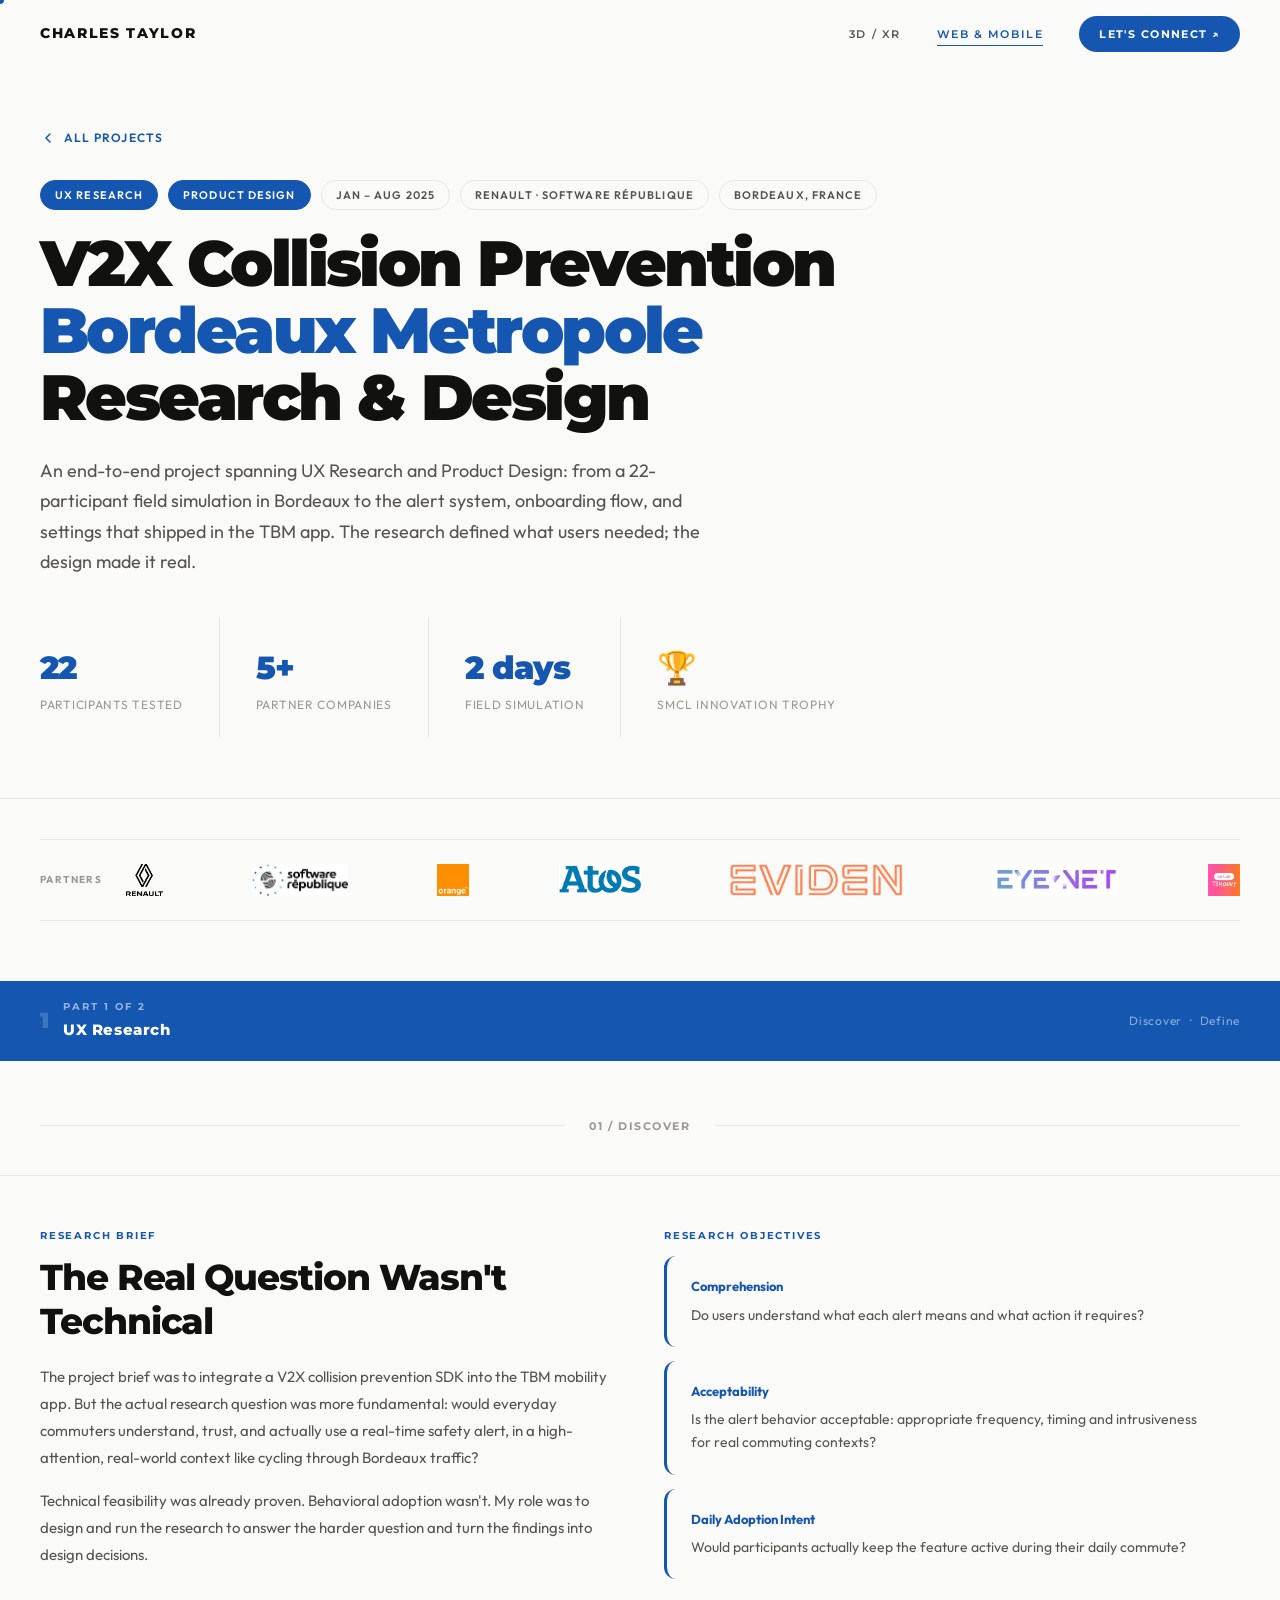
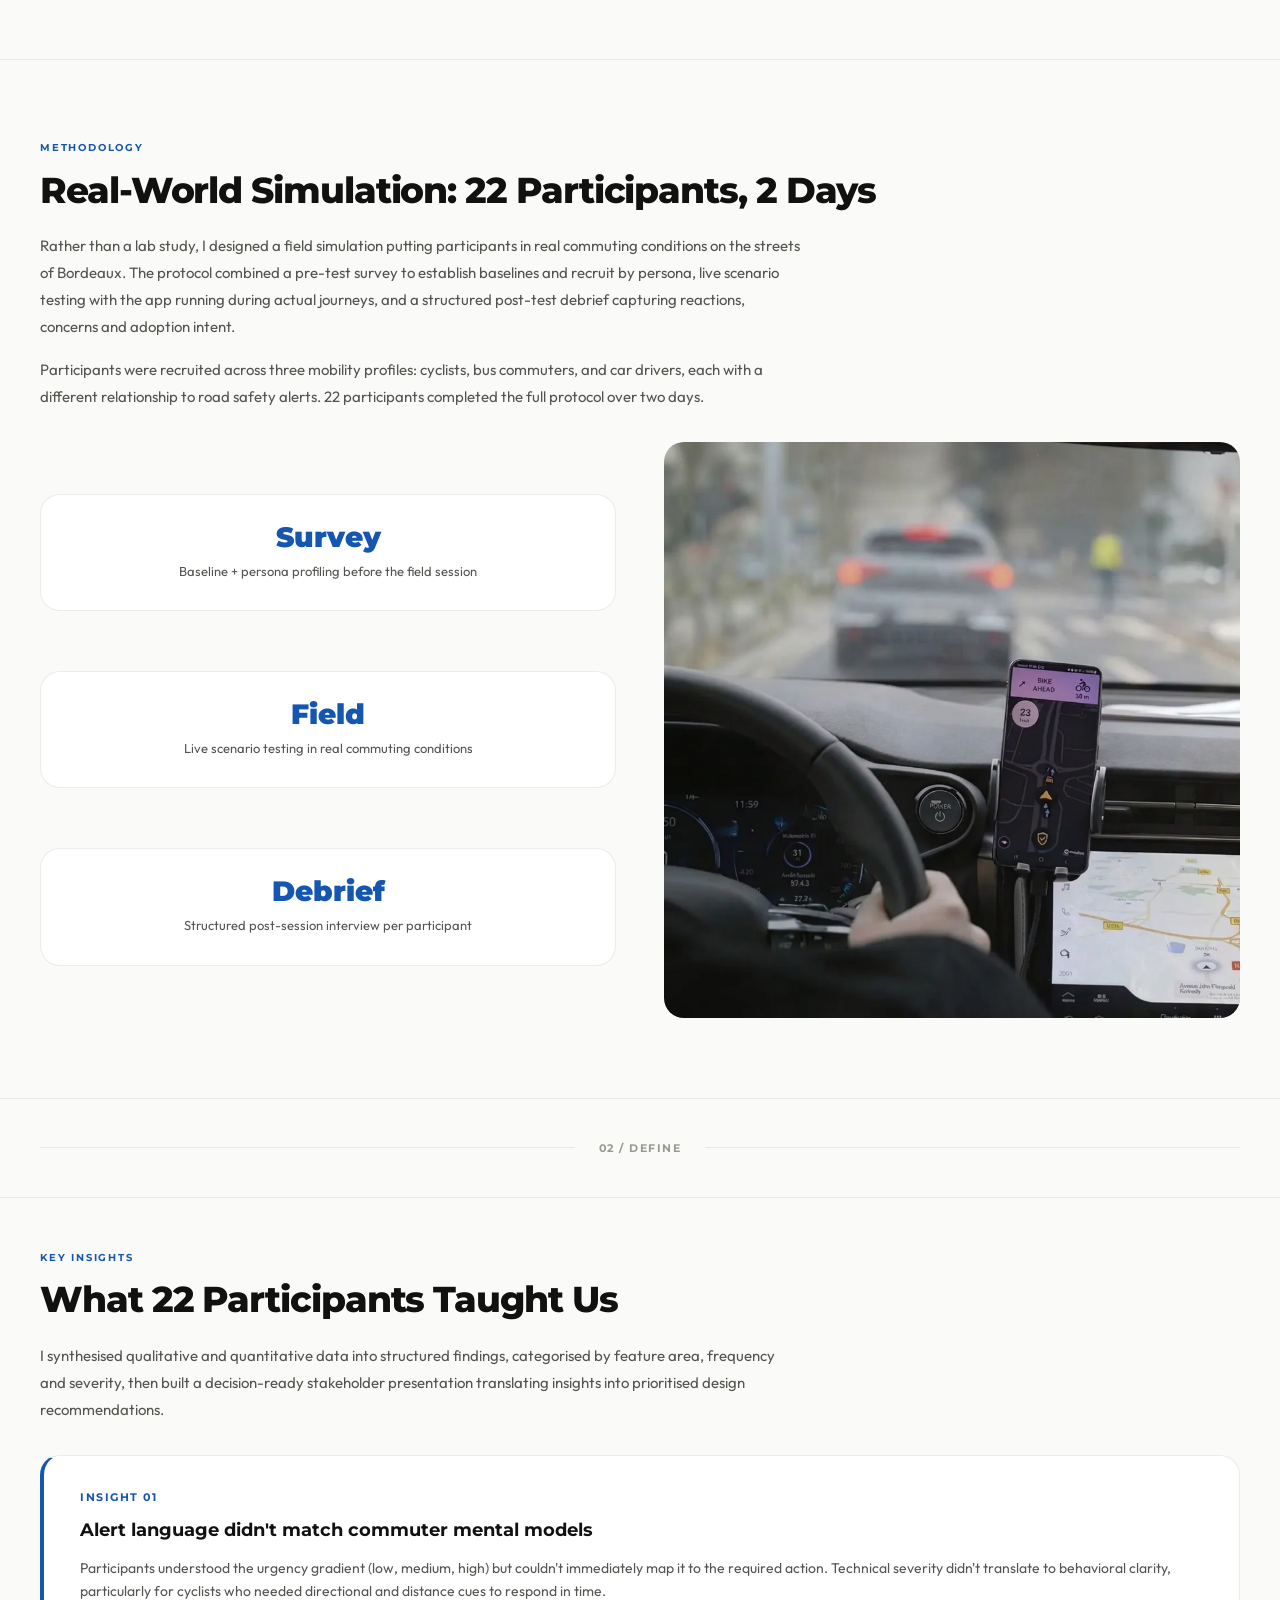
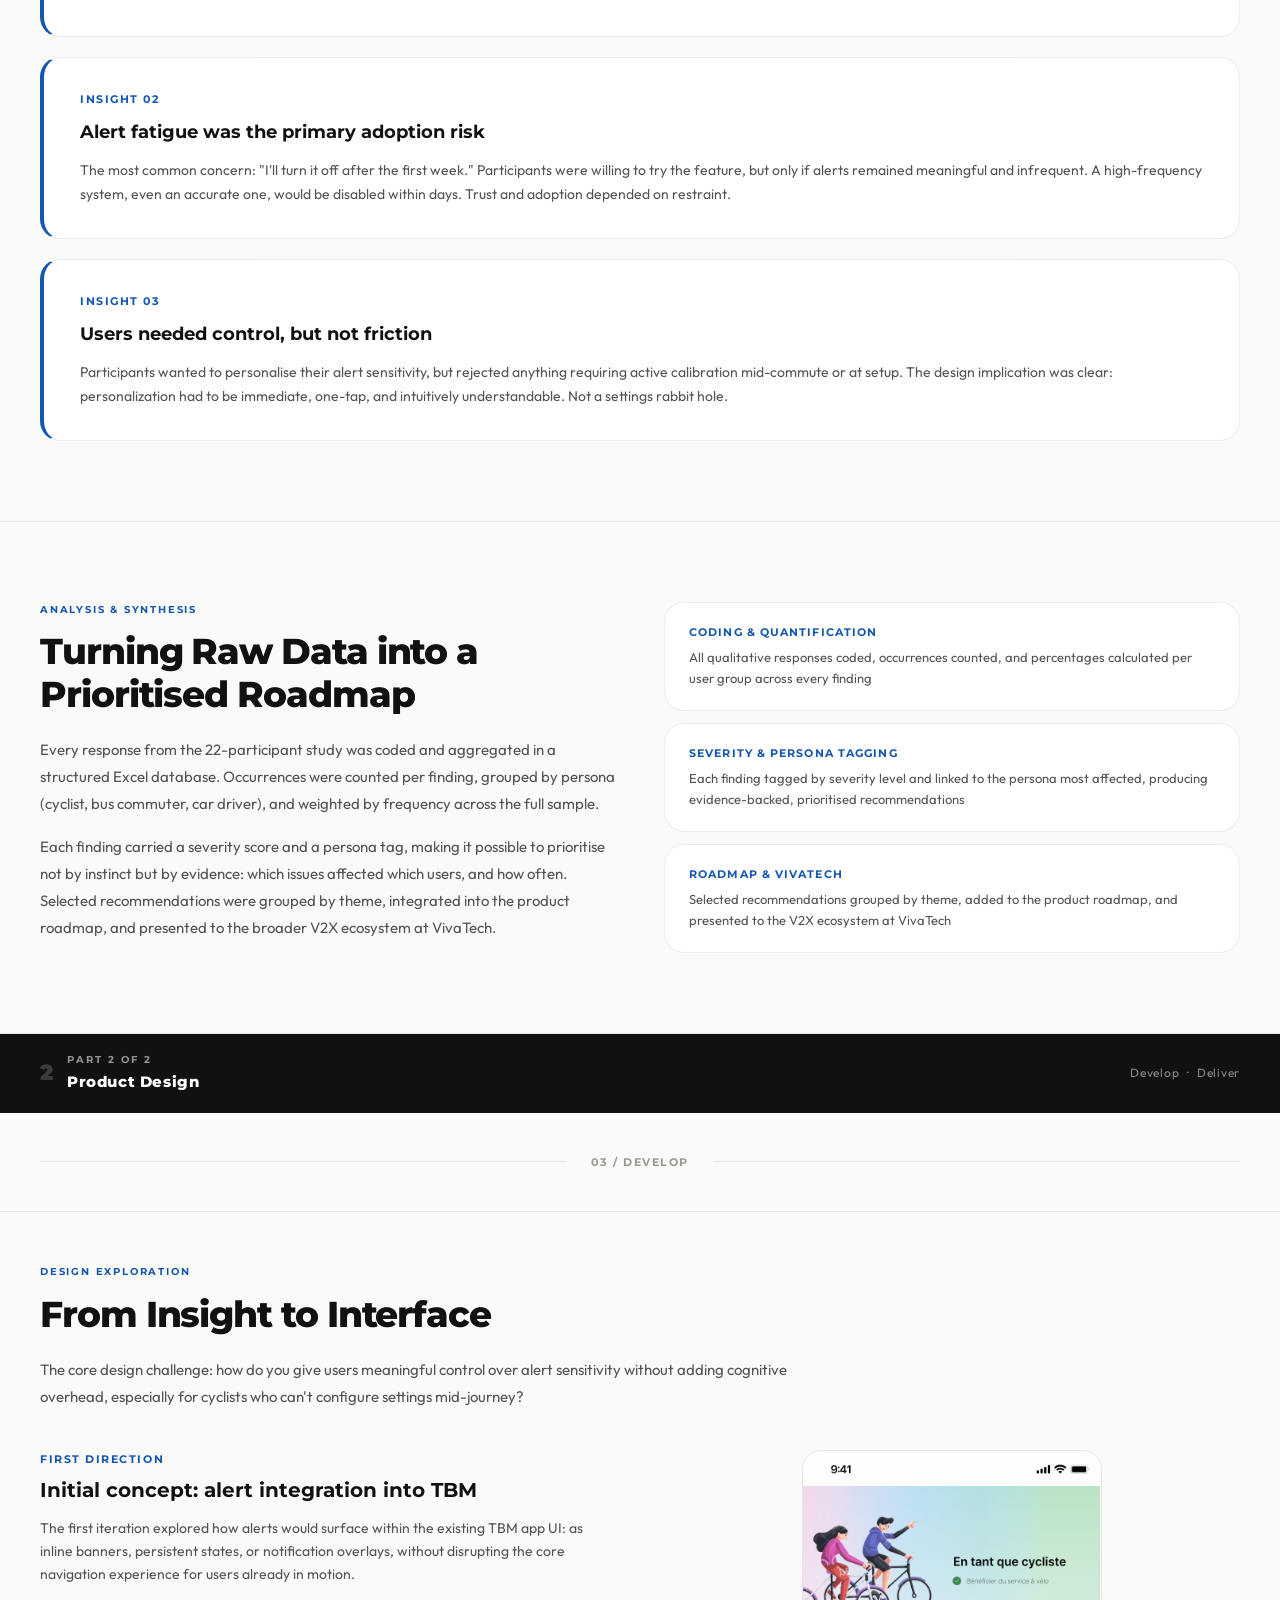
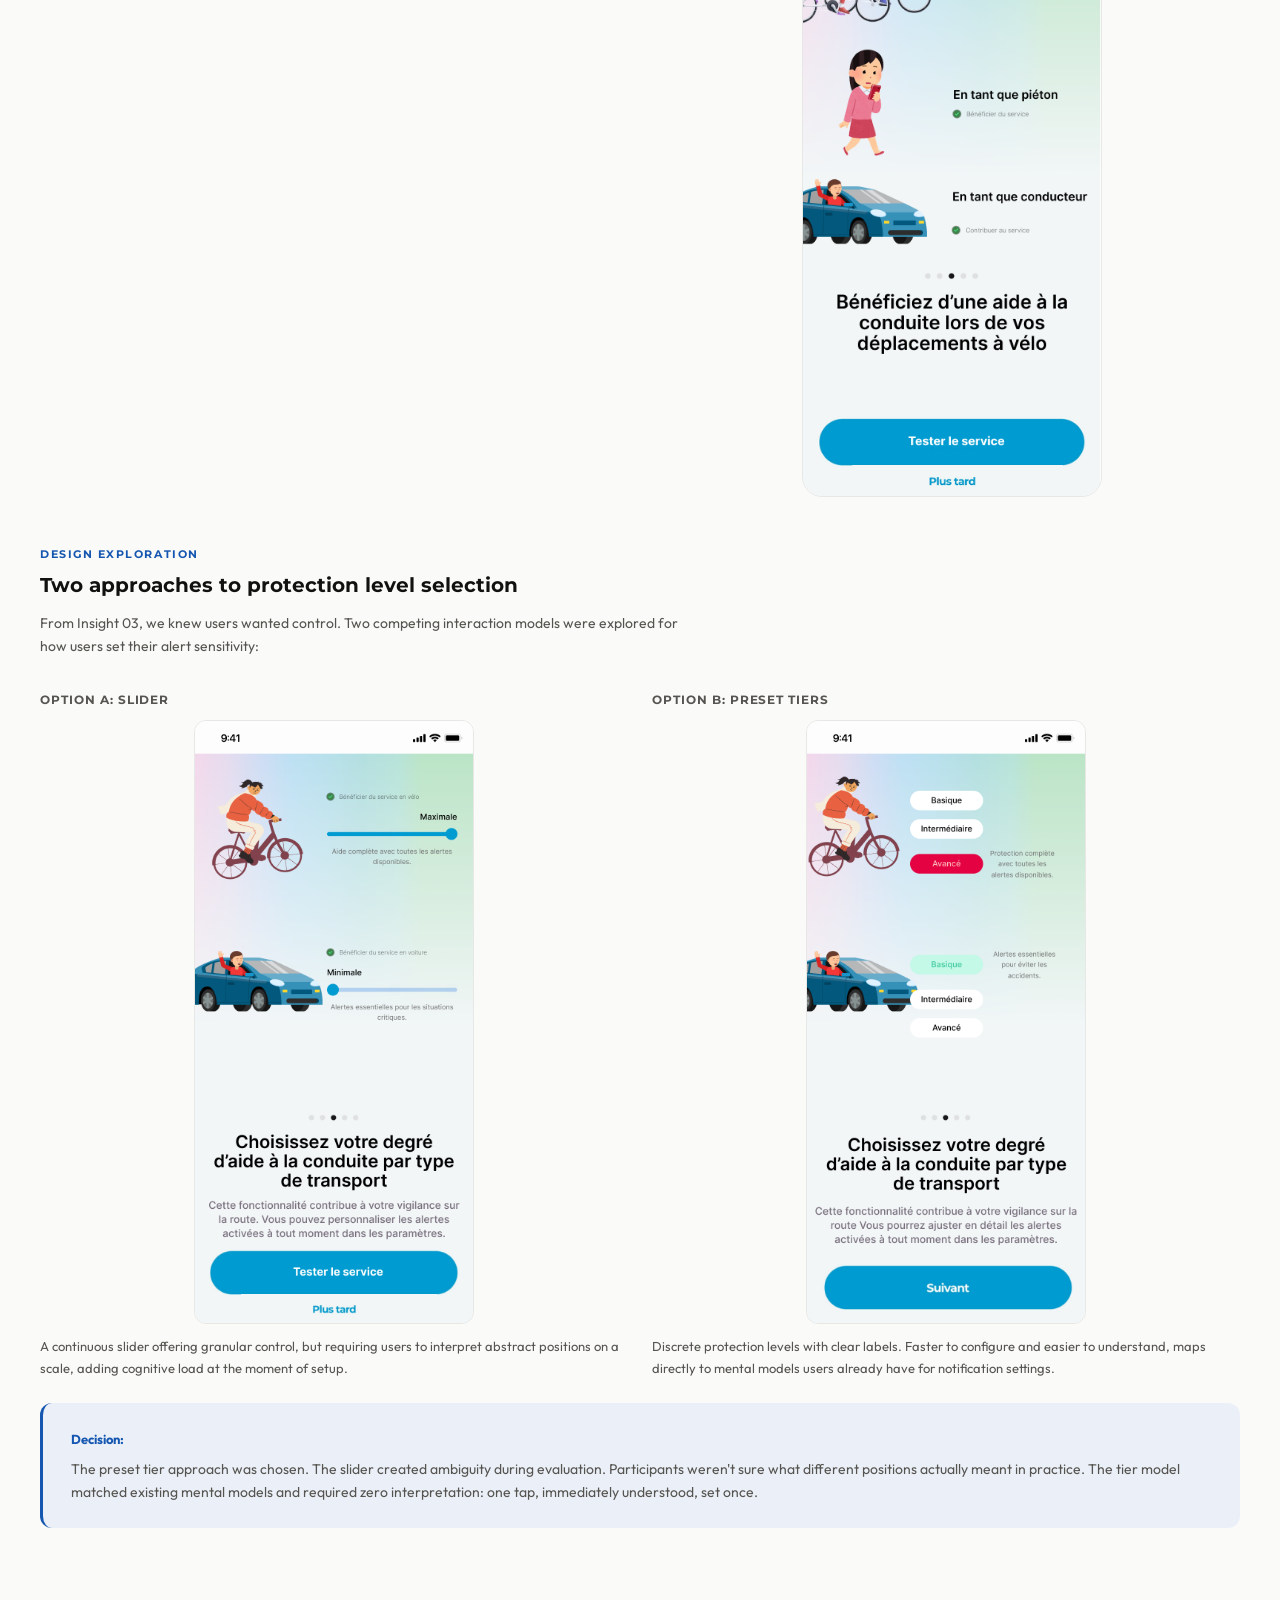
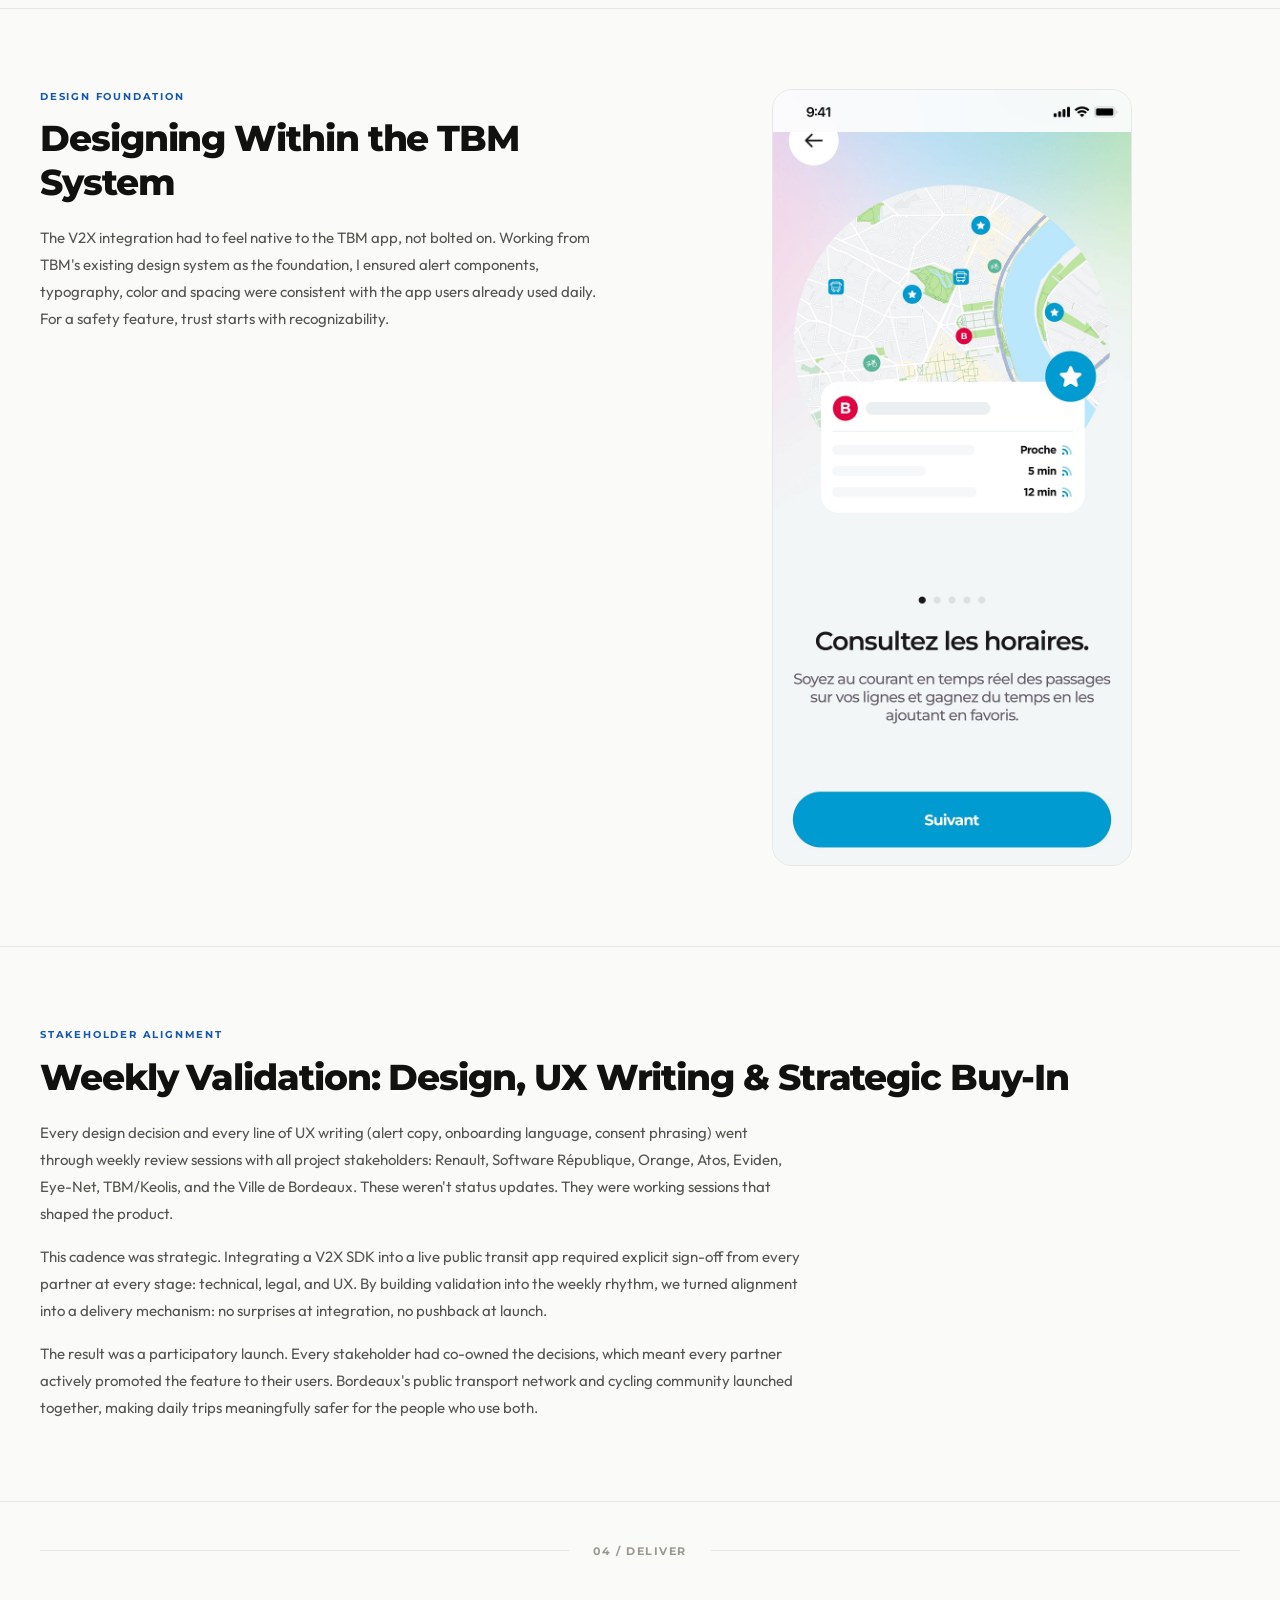
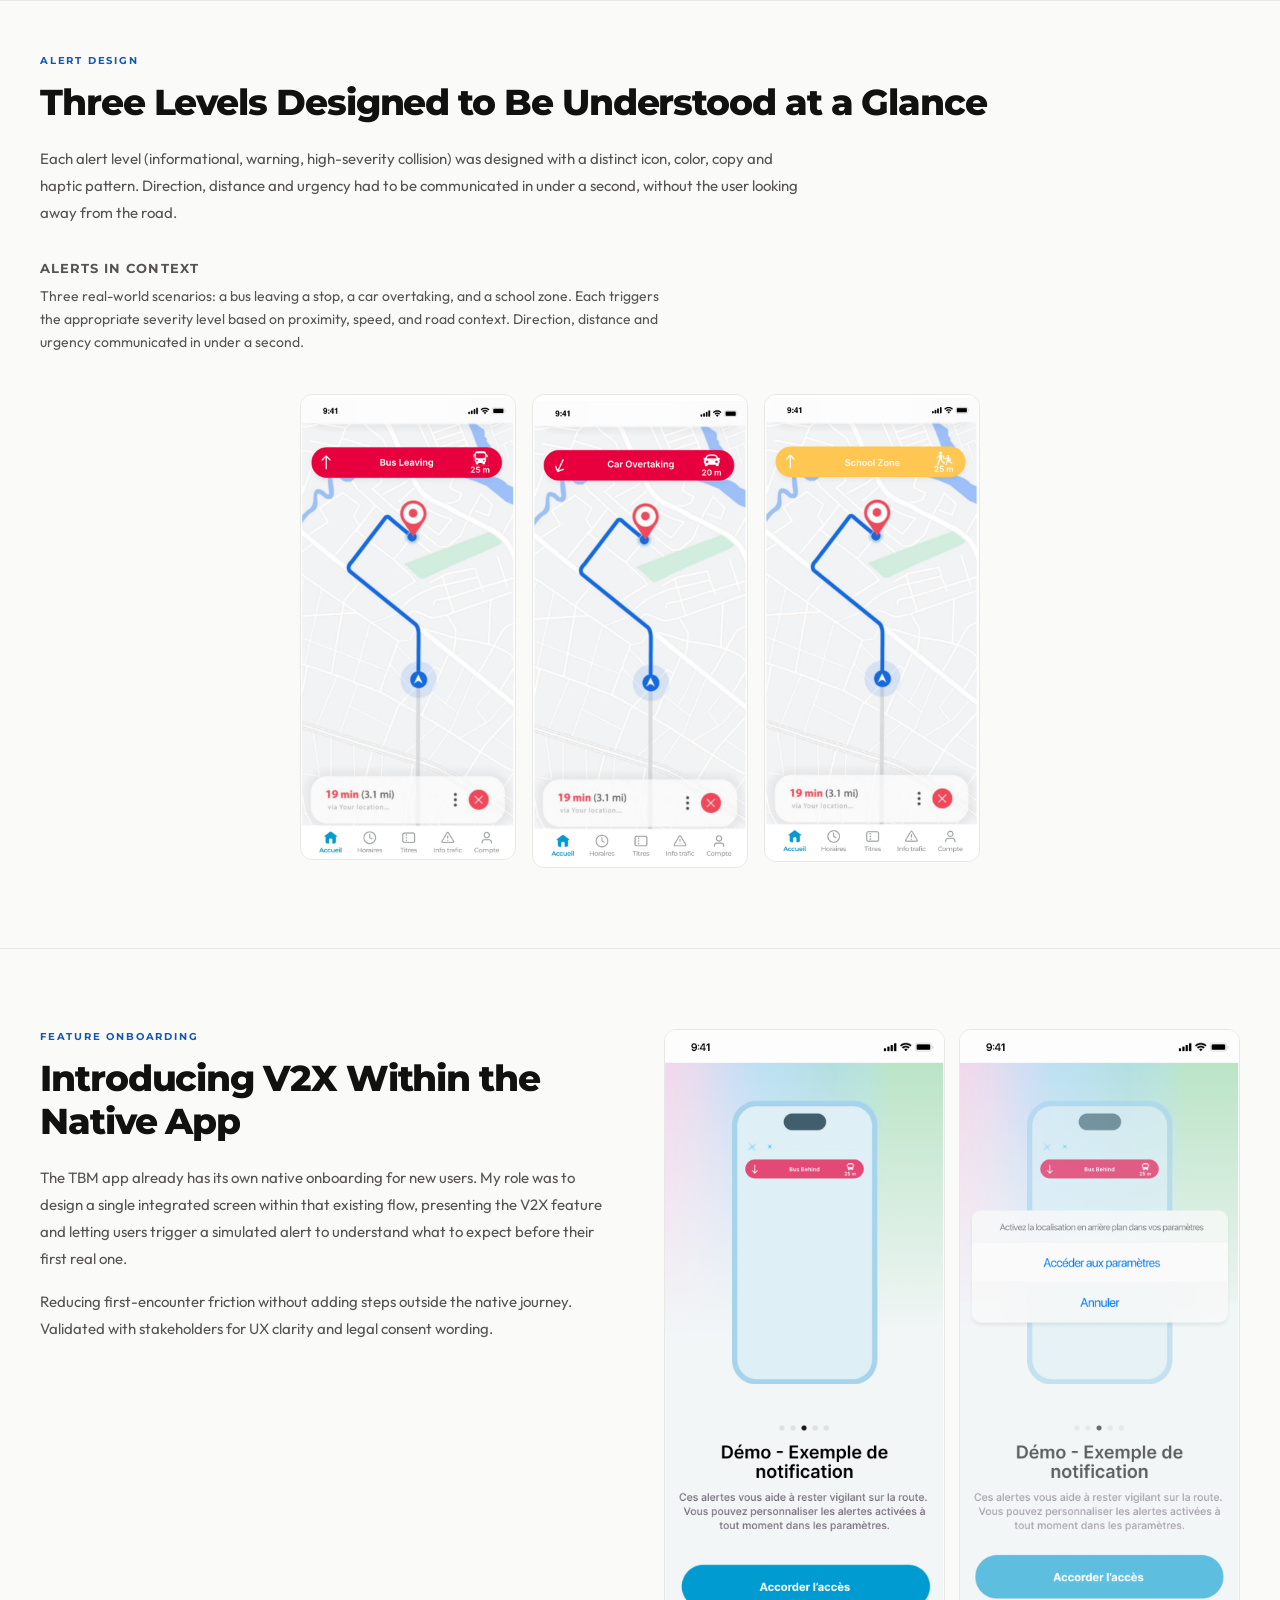
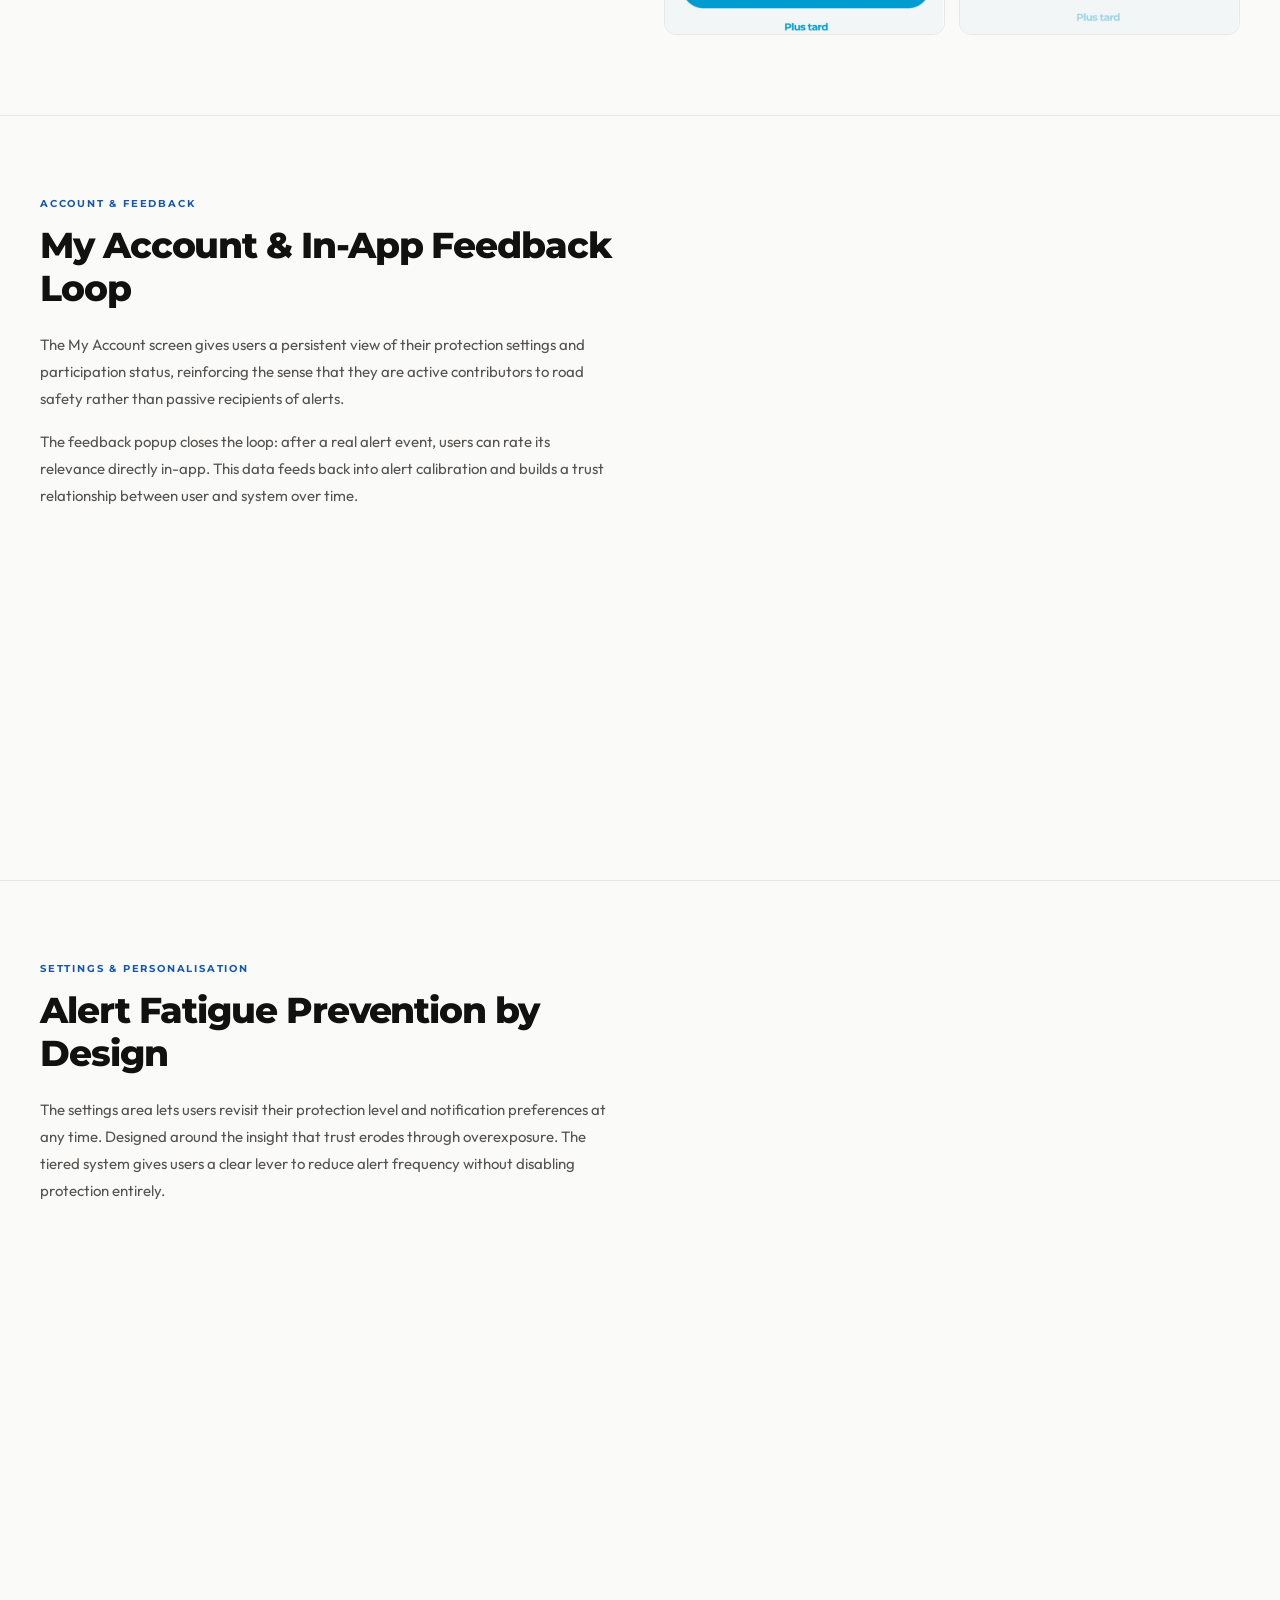
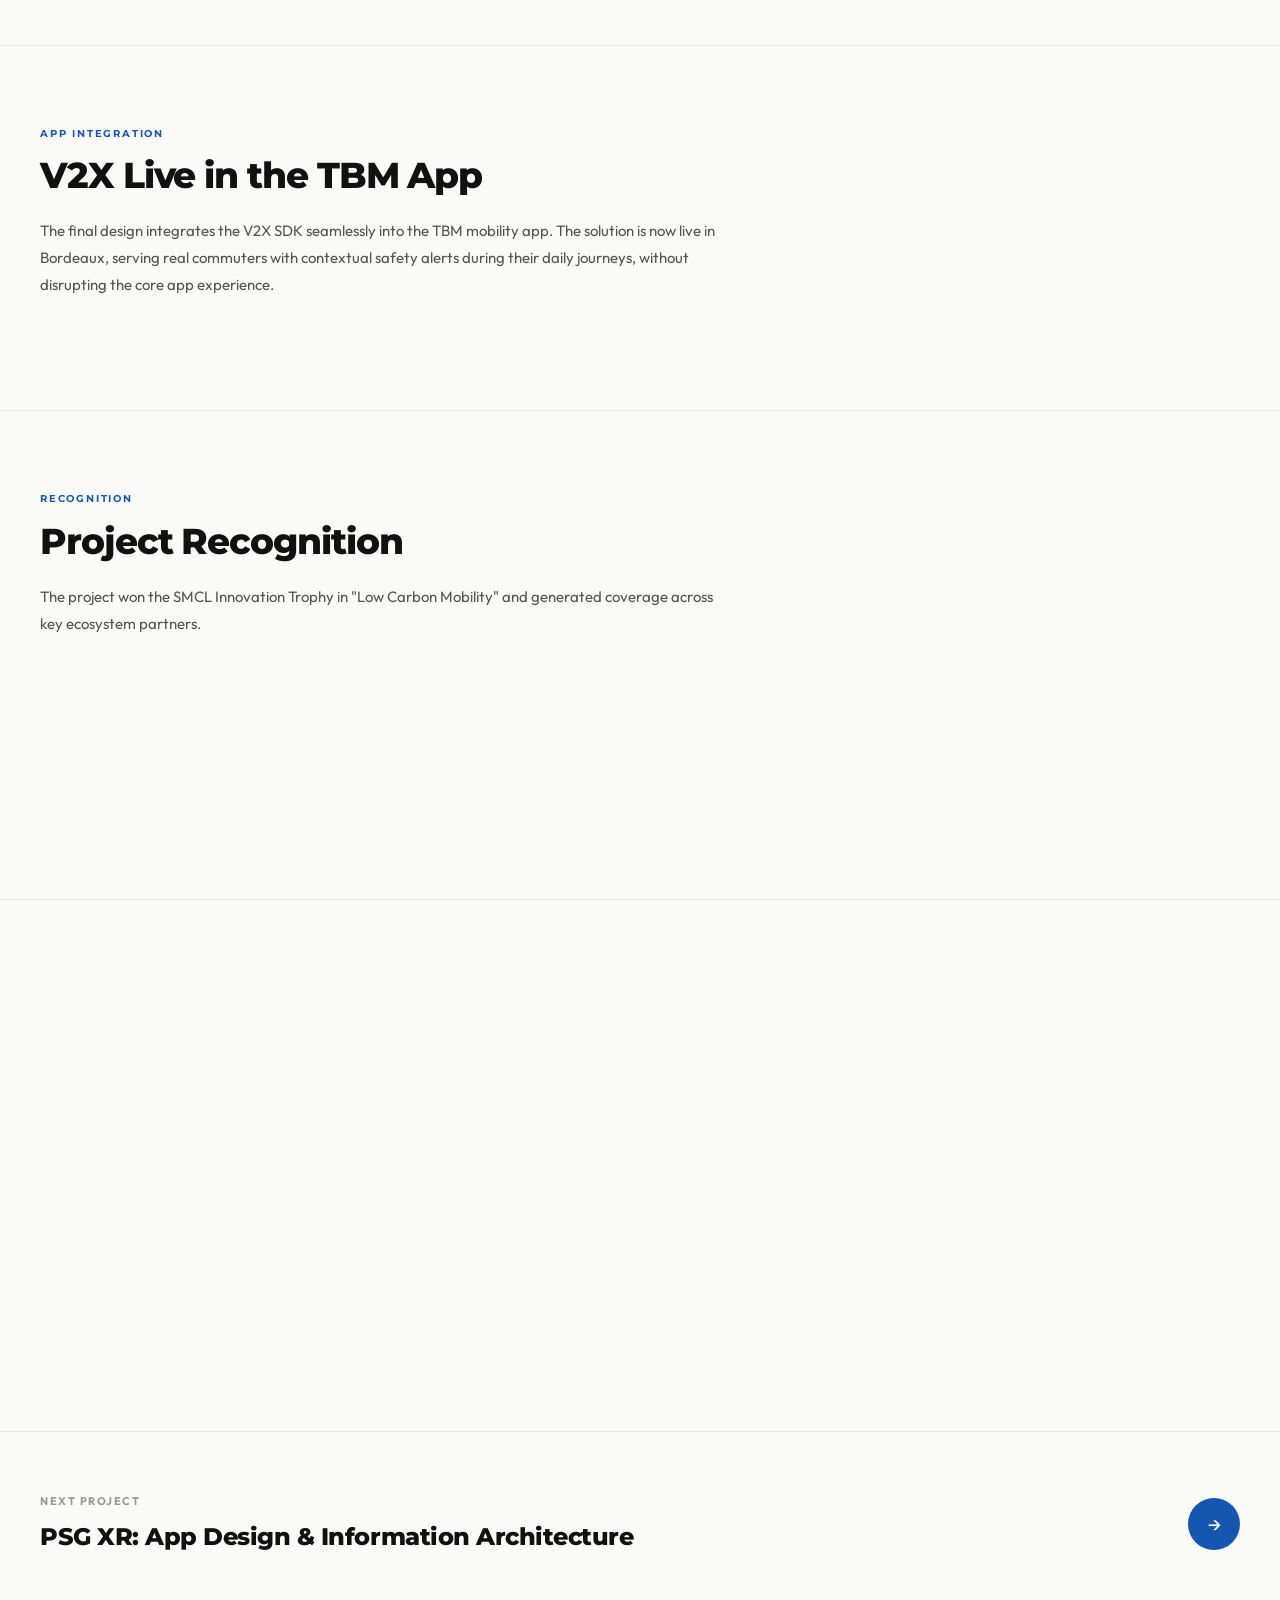
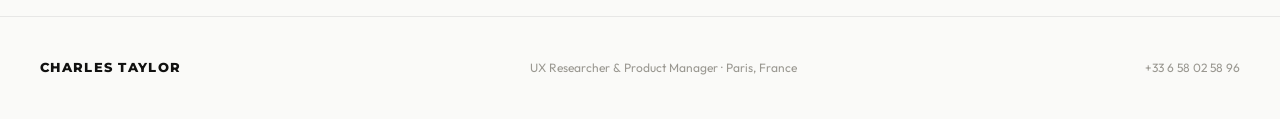
<file: portfolio/projects/v2x.html>
<!DOCTYPE html>
<html lang="en">
<head>
  <meta charset="UTF-8" />
  <meta name="viewport" content="width=device-width, initial-scale=1.0" />
  <title>V2X Collision Prevention · Charles Taylor</title>
  <link rel="stylesheet" href="../css/style.css" />
  <noscript><style>body { opacity: 1 !important; }</style></noscript>
  <style>
    body { opacity: 0; }
    .linkedin-embed-wrap { border-radius: var(--radius-lg); overflow: hidden; display: flex; justify-content: center; padding: 20px; background: var(--white); border: 1px solid var(--line); }
    .design-grid { display: grid; grid-template-columns: repeat(3, 1fr); gap: 16px; margin-top: 24px; }
    .design-grid img { width: 100%; border-radius: var(--radius); display: block; }
    @media (max-width: 768px) { .design-grid { grid-template-columns: 1fr 1fr; } .method-cards-col { gap: 10px !important; } }
    @media (max-width: 480px) { .design-grid { grid-template-columns: 1fr; } }
    .section-divider {
      display: flex; align-items: center; gap: 24px;
      padding: 16px 0 0;
    }
    .section-divider-line { flex: 1; height: 1px; background: var(--line); }
    .section-divider-label {
      font-family: var(--ff-display); font-size: 11px; font-weight: 700;
      letter-spacing: 0.14em; text-transform: uppercase;
      color: var(--ink-light); white-space: nowrap;
    }
    .insight-card {
      padding: 32px 36px;
      background: var(--white);
      border: 1px solid var(--line);
      border-left: 4px solid var(--blue);
      border-radius: var(--radius-lg);
    }
    .insight-num {
      font-family: var(--ff-display); font-size: 11px; font-weight: 700;
      color: var(--blue); letter-spacing: 0.14em; margin-bottom: 10px;
    }
    .insight-title {
      font-family: var(--ff-display); font-size: 18px; font-weight: 700;
      margin-bottom: 12px; color: var(--ink);
    }
    .insight-body { font-size: 14px; color: var(--ink-mid); line-height: 1.65; margin: 0; }
    .obj-card {
      padding: 20px 24px;
      background: var(--bg);
      border-radius: var(--radius);
      border-left: 3px solid var(--blue);
    }
    .obj-label { font-size: 13px; font-weight: 700; color: var(--blue); margin-bottom: 6px; }
    .obj-body { font-size: 14px; color: var(--ink-mid); margin: 0; }
    .method-card {
      padding: 28px;
      background: var(--white);
      border-radius: var(--radius-lg);
      border: 1px solid var(--line);
      text-align: center;
    }
    .method-label { font-family: var(--ff-display); font-size: 28px; font-weight: 900; color: var(--blue); line-height: 1; margin-bottom: 10px; }
    .method-desc { font-size: 13px; color: var(--ink-mid); }
    .decision-box {
      margin-top: 24px;
      padding: 24px 28px;
      background: rgba(0,90,255,0.06);
      border-radius: var(--radius);
      border-left: 3px solid var(--blue);
    }
    .scenario-grid { display: grid; grid-template-columns: repeat(3,1fr); gap: 16px; margin-top: 24px; }
    .scenario-grid img { width: 100%; height: auto; display: block; border-radius: var(--radius); border: 1px solid var(--line); }
    @media (max-width: 768px) { .scenario-grid { grid-template-columns: 1fr; } }
  </style>
</head>
<body>
  <div class="cursor-dot"></div>
  <div class="cursor-ring"></div>
  <nav class="nav">
    <a href="../index.html" class="nav-logo">CHARLES TAYLOR</a>
    <div class="nav-links">
      <a href="../index.html#xr-projects" class="nav-link">3D / XR</a>
      <a href="../index.html#ux-projects" class="nav-link active">Web &amp; Mobile</a>
      <a href="../index.html#contact" class="nav-cta">Let's Connect ↗</a>
    </div>
    <button class="nav-menu-btn" aria-label="Open menu"><span></span><span></span></button>
  </nav>
  <div class="mobile-menu">
    <a href="../index.html#xr-projects">3D / XR</a>
    <a href="../index.html#ux-projects">Web &amp; Mobile</a>
    <a href="../index.html#contact">Let's Connect</a>
  </div>

  <div class="project-hero">
    <div class="container">
      <a href="../index.html" class="breadcrumb">
        <svg width="16" height="16" viewBox="0 0 16 16" fill="none"><path d="M10 12L6 8l4-4" stroke="currentColor" stroke-width="1.5" stroke-linecap="round"/></svg>
        All Projects
      </a>
      <div class="project-hero-meta">
        <span class="meta-tag blue">UX Research</span>
        <span class="meta-tag blue">Product Design</span>
        <span class="meta-tag">Jan – Aug 2025</span>
        <span class="meta-tag">Renault · Software République</span>
        <span class="meta-tag">Bordeaux, France</span>
      </div>
      <h1 class="project-title">V2X Collision Prevention<br/><em>Bordeaux Metropole</em><br/>Research & Design</h1>
      <p class="project-intro">
        An end-to-end project spanning UX Research and Product Design: from a 22-participant field simulation in Bordeaux to the alert system, onboarding flow, and settings that shipped in the TBM app. The research defined what users needed; the design made it real.
      </p>
      <div class="stats-row reveal">
        <div class="stat-box"><div class="stat-box-num">22</div><div class="stat-box-label">Participants Tested</div></div>
        <div class="stat-box"><div class="stat-box-num">5+</div><div class="stat-box-label">Partner Companies</div></div>
        <div class="stat-box"><div class="stat-box-num">2 days</div><div class="stat-box-label">Field Simulation</div></div>
        <div class="stat-box"><div class="stat-box-num">🏆</div><div class="stat-box-label">SMCL Innovation Trophy</div></div>
      </div>
    </div>
  </div>

  <!-- Partners logos -->
  <div class="container" style="padding-top:40px;">
    <div class="partners-strip reveal">
      <span class="partners-label">Partners</span>
      <div style="display:flex;flex-wrap:wrap;align-items:center;justify-content:space-between;flex:1;">
        <img src="../../Brand_assets/Logos/Renault logo.avif"               alt="Renault"               style="height:32px;width:auto;object-fit:contain;" />
        <img src="../../Brand_assets/Logos/Software république logo.avif"   alt="Software République"   style="height:32px;width:auto;object-fit:contain;" />
        <img src="../../Brand_assets/Logos/Orange logo.avif"                alt="Orange"                style="height:32px;width:auto;object-fit:contain;" />
        <img src="../../Brand_assets/Logos/Atos Logo.avif"                  alt="Atos"                  style="height:32px;width:auto;object-fit:contain;" />
        <img src="../../Brand_assets/Logos/EVIDEN Logo.avif"                alt="Eviden"                style="height:32px;width:auto;object-fit:contain;" />
        <img src="../../Brand_assets/Logos/Eye Net Logo.avif"               alt="Eye-Net"               style="height:32px;width:auto;object-fit:contain;" />
        <img src="../../Brand_assets/Logos/Le Lab TBM Mouv! Logo.avif"      alt="Le Lab TBM Mouv!"      style="height:32px;width:auto;object-fit:contain;" />
      </div>
    </div>
  </div>


  <!-- Part 1 banner -->
  <div style="background:var(--blue);padding:18px 0;">
    <div class="container" style="display:flex;align-items:center;justify-content:space-between;">
      <div style="display:flex;align-items:center;gap:14px;">
        <span style="font-family:var(--ff-display);font-size:22px;font-weight:900;color:rgba(255,255,255,0.18);line-height:1;">1</span>
        <div>
          <div style="font-family:var(--ff-display);font-size:10px;font-weight:700;letter-spacing:0.2em;text-transform:uppercase;color:rgba(255,255,255,0.55);margin-bottom:2px;">Part 1 of 2</div>
          <div style="font-family:var(--ff-display);font-size:15px;font-weight:800;color:white;letter-spacing:0.04em;">UX Research</div>
        </div>
      </div>
      <span style="font-size:12px;color:rgba(255,255,255,0.5);letter-spacing:0.06em;">Discover &nbsp;·&nbsp; Define</span>
    </div>
  </div>

  <!-- ══ 01 DISCOVER ══════════════════════════════ -->
  <div class="project-section" style="padding-top:40px;padding-bottom:40px;">
    <div class="container">
      <div class="section-divider">
        <div class="section-divider-line"></div>
        <div class="section-divider-label">01 / Discover</div>
        <div class="section-divider-line"></div>
      </div>
    </div>
  </div>

  <div class="project-section" style="padding-top:52px;">
    <div class="container">
      <div class="content-grid">
        <div>
          <div class="section-label">Research Brief</div>
          <h2 class="section-h2">The Real Question Wasn't Technical</h2>
          <div class="section-body">
            <p>
              The project brief was to integrate a V2X collision prevention SDK into the TBM mobility app. But the actual research question was more fundamental: would everyday commuters understand, trust, and actually use a real-time safety alert, in a high-attention, real-world context like cycling through Bordeaux traffic?
            </p>
            <p>
              Technical feasibility was already proven. Behavioral adoption wasn't. My role was to design and run the research to answer the harder question and turn the findings into design decisions.
            </p>
          </div>
        </div>
        <div class="reveal reveal-delay-1">
          <div class="section-label">Research Objectives</div>
          <div style="display:flex;flex-direction:column;gap:14px;margin-top:8px;">
            <div class="obj-card">
              <div class="obj-label">Comprehension</div>
              <p class="obj-body">Do users understand what each alert means and what action it requires?</p>
            </div>
            <div class="obj-card">
              <div class="obj-label">Acceptability</div>
              <p class="obj-body">Is the alert behavior acceptable: appropriate frequency, timing and intrusiveness for real commuting contexts?</p>
            </div>
            <div class="obj-card">
              <div class="obj-label">Daily Adoption Intent</div>
              <p class="obj-body">Would participants actually keep the feature active during their daily commute?</p>
            </div>
          </div>
        </div>
      </div>
    </div>
  </div>

  <!-- Methodology -->
  <div class="project-section">
    <div class="container">
      <div class="section-label">Methodology</div>
      <h2 class="section-h2">Real-World Simulation: 22 Participants, 2 Days</h2>
      <div class="section-body" style="max-width:760px;margin-bottom:32px;">
        <p>
          Rather than a lab study, I designed a field simulation putting participants in real commuting conditions on the streets of Bordeaux. The protocol combined a pre-test survey to establish baselines and recruit by persona, live scenario testing with the app running during actual journeys, and a structured post-test debrief capturing reactions, concerns and adoption intent.
        </p>
        <p>
          Participants were recruited across three mobility profiles: cyclists, bus commuters, and car drivers, each with a different relationship to road safety alerts. 22 participants completed the full protocol over two days.
        </p>
      </div>
      <div class="content-grid reveal" style="align-items:center;">
        <div class="method-cards-col" style="display:flex;flex-direction:column;gap:60px;">
          <div class="method-card">
            <div class="method-label">Survey</div>
            <div class="method-desc">Baseline + persona profiling before the field session</div>
          </div>
          <div class="method-card">
            <div class="method-label">Field</div>
            <div class="method-desc">Live scenario testing in real commuting conditions</div>
          </div>
          <div class="method-card">
            <div class="method-label">Debrief</div>
            <div class="method-desc">Structured post-session interview per participant</div>
          </div>
        </div>
        <div>
          <img src="../../Brand_assets/My current portfolio/V2X Project Page/TBM APP integration pic.avif"
               alt="V2X field testing in Bordeaux" loading="lazy"
               style="width:100%;height:auto;display:block;border-radius:var(--radius-lg);" />
        </div>
      </div>
    </div>
  </div>


  <!-- ══ 02 DEFINE ════════════════════════════════ -->
  <div class="project-section" style="padding-top:40px;padding-bottom:40px;">
    <div class="container">
      <div class="section-divider" style="padding-top:0;">
        <div class="section-divider-line"></div>
        <div class="section-divider-label">02 / Define</div>
        <div class="section-divider-line"></div>
      </div>
    </div>
  </div>

  <div class="project-section" style="padding-top:52px;">
    <div class="container">
      <div class="section-label">Key Insights</div>
      <h2 class="section-h2">What 22 Participants Taught Us</h2>
      <div class="section-body" style="max-width:760px;margin-bottom:32px;">
        <p>I synthesised qualitative and quantitative data into structured findings, categorised by feature area, frequency and severity, then built a decision-ready stakeholder presentation translating insights into prioritised design recommendations.</p>
      </div>
      <div style="display:flex;flex-direction:column;gap:20px;" class="reveal">
        <div class="insight-card">
          <div class="insight-num">INSIGHT 01</div>
          <div class="insight-title">Alert language didn't match commuter mental models</div>
          <p class="insight-body">Participants understood the urgency gradient (low, medium, high) but couldn't immediately map it to the required action. Technical severity didn't translate to behavioral clarity, particularly for cyclists who needed directional and distance cues to respond in time.</p>
        </div>
        <div class="insight-card">
          <div class="insight-num">INSIGHT 02</div>
          <div class="insight-title">Alert fatigue was the primary adoption risk</div>
          <p class="insight-body">The most common concern: "I'll turn it off after the first week." Participants were willing to try the feature, but only if alerts remained meaningful and infrequent. A high-frequency system, even an accurate one, would be disabled within days. Trust and adoption depended on restraint.</p>
        </div>
        <div class="insight-card">
          <div class="insight-num">INSIGHT 03</div>
          <div class="insight-title">Users needed control, but not friction</div>
          <p class="insight-body">Participants wanted to personalise their alert sensitivity, but rejected anything requiring active calibration mid-commute or at setup. The design implication was clear: personalization had to be immediate, one-tap, and intuitively understandable. Not a settings rabbit hole.</p>
        </div>
      </div>
    </div>
  </div>


  <!-- Analysis & Synthesis -->
  <div class="project-section">
    <div class="container">
      <div class="content-grid">
        <div>
          <div class="section-label">Analysis & Synthesis</div>
          <h2 class="section-h2">Turning Raw Data into a Prioritised Roadmap</h2>
          <div class="section-body">
            <p>Every response from the 22-participant study was coded and aggregated in a structured Excel database. Occurrences were counted per finding, grouped by persona (cyclist, bus commuter, car driver), and weighted by frequency across the full sample.</p>
            <p>Each finding carried a severity score and a persona tag, making it possible to prioritise not by instinct but by evidence: which issues affected which users, and how often. Selected recommendations were grouped by theme, integrated into the product roadmap, and presented to the broader V2X ecosystem at VivaTech.</p>
          </div>
        </div>
        <div class="reveal reveal-delay-1" style="display:flex;flex-direction:column;gap:12px;align-self:center;">
          <div class="method-card" style="text-align:left;padding:20px 24px;">
            <div style="font-family:var(--ff-display);font-size:11px;font-weight:700;color:var(--blue);letter-spacing:0.1em;text-transform:uppercase;margin-bottom:6px;">Coding & Quantification</div>
            <p style="font-size:13px;color:var(--ink-mid);margin:0;">All qualitative responses coded, occurrences counted, and percentages calculated per user group across every finding</p>
          </div>
          <div class="method-card" style="text-align:left;padding:20px 24px;">
            <div style="font-family:var(--ff-display);font-size:11px;font-weight:700;color:var(--blue);letter-spacing:0.1em;text-transform:uppercase;margin-bottom:6px;">Severity & Persona Tagging</div>
            <p style="font-size:13px;color:var(--ink-mid);margin:0;">Each finding tagged by severity level and linked to the persona most affected, producing evidence-backed, prioritised recommendations</p>
          </div>
          <div class="method-card" style="text-align:left;padding:20px 24px;">
            <div style="font-family:var(--ff-display);font-size:11px;font-weight:700;color:var(--blue);letter-spacing:0.1em;text-transform:uppercase;margin-bottom:6px;">Roadmap & VivaTech</div>
            <p style="font-size:13px;color:var(--ink-mid);margin:0;">Selected recommendations grouped by theme, added to the product roadmap, and presented to the V2X ecosystem at VivaTech</p>
          </div>
        </div>
      </div>
    </div>
  </div>

  <!-- Part 2 banner -->
  <div style="background:var(--ink);padding:18px 0;">
    <div class="container" style="display:flex;align-items:center;justify-content:space-between;">
      <div style="display:flex;align-items:center;gap:14px;">
        <span style="font-family:var(--ff-display);font-size:22px;font-weight:900;color:rgba(255,255,255,0.18);line-height:1;">2</span>
        <div>
          <div style="font-family:var(--ff-display);font-size:10px;font-weight:700;letter-spacing:0.2em;text-transform:uppercase;color:rgba(255,255,255,0.55);margin-bottom:2px;">Part 2 of 2</div>
          <div style="font-family:var(--ff-display);font-size:15px;font-weight:800;color:white;letter-spacing:0.04em;">Product Design</div>
        </div>
      </div>
      <span style="font-size:12px;color:rgba(255,255,255,0.5);letter-spacing:0.06em;">Develop &nbsp;·&nbsp; Deliver</span>
    </div>
  </div>

  <!-- ══ 03 DEVELOP ════════════════════════════════ -->
  <div class="project-section" style="padding-top:40px;padding-bottom:40px;">
    <div class="container">
      <div class="section-divider" style="padding-top:0;">
        <div class="section-divider-line"></div>
        <div class="section-divider-label">03 / Develop</div>
        <div class="section-divider-line"></div>
      </div>
    </div>
  </div>

  <div class="project-section" style="padding-top:52px;">
    <div class="container">
      <div class="section-label">Design Exploration</div>
      <h2 class="section-h2">From Insight to Interface</h2>
      <div class="section-body" style="max-width:760px;margin-bottom:40px;">
        <p>The core design challenge: how do you give users meaningful control over alert sensitivity without adding cognitive overhead, especially for cyclists who can't configure settings mid-journey?</p>
      </div>

      <!-- Early frame -->
      <div class="content-grid reveal" style="margin-bottom:48px;">
        <div>
          <div style="font-family:var(--ff-display);font-size:11px;font-weight:700;letter-spacing:0.14em;text-transform:uppercase;color:var(--blue);margin-bottom:6px;">First Direction</div>
          <h3 style="font-family:var(--ff-display);font-size:20px;font-weight:700;margin:0 0 10px;">Initial concept: alert integration into TBM</h3>
          <p style="font-size:14px;color:var(--ink-mid);">The first iteration explored how alerts would surface within the existing TBM app UI: as inline banners, persistent states, or notification overlays, without disrupting the core navigation experience for users already in motion.</p>
        </div>
        <div style="display:flex;justify-content:center;align-self:center;">
          <img src="../../Brand_assets/My current portfolio/V2X Project Page/Early frame.png"
               alt="Early V2X design frame" loading="lazy"
               style="width:100%;max-width:300px;height:auto;display:block;border-radius:var(--radius-lg);border:1px solid var(--line);" />
        </div>
      </div>

      <!-- Slider vs Buttons -->
      <div class="reveal" style="margin-bottom:24px;">
        <div style="font-family:var(--ff-display);font-size:11px;font-weight:700;letter-spacing:0.14em;text-transform:uppercase;color:var(--blue);margin-bottom:6px;">Design Exploration</div>
        <h3 style="font-family:var(--ff-display);font-size:20px;font-weight:700;margin:0 0 10px;">Two approaches to protection level selection</h3>
        <p style="font-size:14px;color:var(--ink-mid);max-width:640px;margin-bottom:32px;">From Insight 03, we knew users wanted control. Two competing interaction models were explored for how users set their alert sensitivity:</p>
      </div>
      <div style="display:grid;grid-template-columns:1fr 1fr;gap:24px;" class="reveal">
        <div style="display:flex;flex-direction:column;align-items:center;">
          <div style="font-family:var(--ff-display);font-size:12px;font-weight:700;letter-spacing:0.08em;text-transform:uppercase;color:var(--ink-mid);margin-bottom:10px;align-self:flex-start;">Option A: Slider</div>
          <img src="../../Brand_assets/My current portfolio/V2X Project Page/Mid Frame with slider to select level of protection.png"
               alt="Slider protection level" loading="lazy"
               style="width:100%;max-width:280px;height:auto;display:block;border-radius:var(--radius);border:1px solid var(--line);margin-bottom:12px;" />
          <p style="font-size:13px;color:var(--ink-mid);align-self:flex-start;">A continuous slider offering granular control, but requiring users to interpret abstract positions on a scale, adding cognitive load at the moment of setup.</p>
        </div>
        <div style="display:flex;flex-direction:column;align-items:center;">
          <div style="font-family:var(--ff-display);font-size:12px;font-weight:700;letter-spacing:0.08em;text-transform:uppercase;color:var(--ink-mid);margin-bottom:10px;align-self:flex-start;">Option B: Preset Tiers</div>
          <img src="../../Brand_assets/My current portfolio/V2X Project Page/Other proposal of buttons to select level of protection frame.png"
               alt="Button preset levels" loading="lazy"
               style="width:100%;max-width:280px;height:auto;display:block;border-radius:var(--radius);border:1px solid var(--line);margin-bottom:12px;" />
          <p style="font-size:13px;color:var(--ink-mid);align-self:flex-start;">Discrete protection levels with clear labels. Faster to configure and easier to understand, maps directly to mental models users already have for notification settings.</p>
        </div>
      </div>
      <div class="decision-box reveal">
        <strong style="font-size:13px;font-weight:700;color:var(--blue);">Decision:</strong>
        <p style="font-size:14px;color:var(--ink-mid);margin:6px 0 0;">The preset tier approach was chosen. The slider created ambiguity during evaluation. Participants weren't sure what different positions actually meant in practice. The tier model matched existing mental models and required zero interpretation: one tap, immediately understood, set once.</p>
      </div>
    </div>
  </div>

  <!-- Design System -->
  <div class="project-section">
    <div class="container">
      <div class="content-grid">
        <div>
          <div class="section-label">Design Foundation</div>
          <h2 class="section-h2">Designing Within the TBM System</h2>
          <div class="section-body">
            <p>The V2X integration had to feel native to the TBM app, not bolted on. Working from TBM's existing design system as the foundation, I ensured alert components, typography, color and spacing were consistent with the app users already used daily. For a safety feature, trust starts with recognizability.</p>
          </div>
        </div>
        <div class="reveal reveal-delay-1" style="align-self:center;">
          <img src="../../Brand_assets/My current portfolio/V2X Project Page/TBM Design system Base for inspiration Frame.png"
               alt="TBM Design System inspiration" loading="lazy"
               style="width:100%;max-width:360px;height:auto;display:block;border-radius:var(--radius-lg);border:1px solid var(--line);margin:0 auto;" />
        </div>
      </div>
    </div>
  </div>

  <!-- Stakeholder Alignment -->
  <div class="project-section">
    <div class="container">
      <div class="section-label">Stakeholder Alignment</div>
      <h2 class="section-h2">Weekly Validation: Design, UX Writing &amp; Strategic Buy-In</h2>
      <div class="section-body" style="max-width:760px;">
        <p>
          Every design decision and every line of UX writing (alert copy, onboarding language, consent phrasing) went through weekly review sessions with all project stakeholders: Renault, Software République, Orange, Atos, Eviden, Eye-Net, TBM/Keolis, and the Ville de Bordeaux. These weren't status updates. They were working sessions that shaped the product.
        </p>
        <p>
          This cadence was strategic. Integrating a V2X SDK into a live public transit app required explicit sign-off from every partner at every stage: technical, legal, and UX. By building validation into the weekly rhythm, we turned alignment into a delivery mechanism: no surprises at integration, no pushback at launch.
        </p>
        <p>
          The result was a participatory launch. Every stakeholder had co-owned the decisions, which meant every partner actively promoted the feature to their users. Bordeaux's public transport network and cycling community launched together, making daily trips meaningfully safer for the people who use both.
        </p>
      </div>
    </div>
  </div>


  <!-- ══ 04 DELIVER ════════════════════════════════ -->
  <div class="project-section" style="padding-top:40px;padding-bottom:40px;">
    <div class="container">
      <div class="section-divider" style="padding-top:0;">
        <div class="section-divider-line"></div>
        <div class="section-divider-label">04 / Deliver</div>
        <div class="section-divider-line"></div>
      </div>
    </div>
  </div>

  <!-- Alert types -->
  <div class="project-section" style="padding-top:52px;">
    <div class="container">
      <div class="section-label">Alert Design</div>
      <h2 class="section-h2">Three Levels Designed to Be Understood at a Glance</h2>
      <div class="section-body" style="max-width:760px;margin-bottom:16px;">
        <p>Each alert level (informational, warning, high-severity collision) was designed with a distinct icon, color, copy and haptic pattern. Direction, distance and urgency had to be communicated in under a second, without the user looking away from the road.</p>
      </div>
      <!-- Scenario frames -->
      <div class="reveal" style="margin-top:32px;">
        <div style="margin-bottom:16px;">
          <div style="font-family:var(--ff-display);font-size:13px;font-weight:700;letter-spacing:0.08em;text-transform:uppercase;color:var(--ink-mid);margin-bottom:6px;">Alerts in Context</div>
          <p style="font-size:14px;color:var(--ink-mid);max-width:640px;margin:0;">Three real-world scenarios: a bus leaving a stop, a car overtaking, and a school zone. Each triggers the appropriate severity level based on proximity, speed, and road context. Direction, distance and urgency communicated in under a second.</p>
        </div>
        <div style="display:flex;justify-content:center;">
          <div class="scenario-grid" style="max-width:680px;">
            <img src="../../Brand_assets/My current portfolio/V2X Project Page/Bus leaving frame.png" alt="Bus leaving alert" loading="lazy" />
            <img src="../../Brand_assets/My current portfolio/V2X Project Page/Car overtaking frame.png" alt="Car overtaking alert" loading="lazy" />
            <img src="../../Brand_assets/My current portfolio/V2X Project Page/School alert frame.png" alt="School zone alert" loading="lazy" />
          </div>
        </div>
      </div>
    </div>
  </div>

  <!-- Onboarding -->
  <div class="project-section">
    <div class="container">
      <div class="content-grid">
        <div>
          <div class="section-label">Feature Onboarding</div>
          <h2 class="section-h2">Introducing V2X Within the Native App</h2>
          <div class="section-body">
            <p>The TBM app already has its own native onboarding for new users. My role was to design a single integrated screen within that existing flow, presenting the V2X feature and letting users trigger a simulated alert to understand what to expect before their first real one.</p>
            <p>Reducing first-encounter friction without adding steps outside the native journey. Validated with stakeholders for UX clarity and legal consent wording.</p>
          </div>
        </div>
        <div class="reveal reveal-delay-1" style="display:grid;grid-template-columns:1fr 1fr;gap:14px;align-self:center;">
          <img src="../../Brand_assets/My current portfolio/V2X Project Page/Exemple of alert for user to test in real onboarding frame 1 .png" alt="Feature onboarding screen 1" loading="lazy" style="width:100%;height:auto;display:block;border-radius:var(--radius);border:1px solid var(--line);" />
          <img src="../../Brand_assets/My current portfolio/V2X Project Page/Exemple of alert for user to test in real onboarding frame 2 .png" alt="Feature onboarding screen 2" loading="lazy" style="width:100%;height:auto;display:block;border-radius:var(--radius);border:1px solid var(--line);" />
        </div>
      </div>
    </div>
  </div>

  <!-- My Account + Feedback popup -->
  <div class="project-section">
    <div class="container">
      <div class="content-grid">
        <div>
          <div class="section-label">Account &amp; Feedback</div>
          <h2 class="section-h2">My Account &amp; In-App Feedback Loop</h2>
          <div class="section-body">
            <p>The My Account screen gives users a persistent view of their protection settings and participation status, reinforcing the sense that they are active contributors to road safety rather than passive recipients of alerts.</p>
            <p>The feedback popup closes the loop: after a real alert event, users can rate its relevance directly in-app. This data feeds back into alert calibration and builds a trust relationship between user and system over time.</p>
          </div>
        </div>
        <div class="reveal reveal-delay-1" style="display:grid;grid-template-columns:1fr 1fr;gap:16px;align-self:start;">
          <img src="../../Brand_assets/My current portfolio/V2X Project Page/My account frame.png" alt="My Account screen" loading="lazy" style="width:100%;height:auto;display:block;border-radius:var(--radius);border:1px solid var(--line);" />
          <img src="../../Brand_assets/My current portfolio/V2X Project Page/Popup avis feedback frame.png" alt="Feedback popup" loading="lazy" style="width:100%;height:auto;display:block;border-radius:var(--radius);border:1px solid var(--line);" />
        </div>
      </div>
    </div>
  </div>

  <!-- Settings frame -->
  <div class="project-section">
    <div class="container">
      <div class="content-grid">
        <div>
          <div class="section-label">Settings & Personalisation</div>
          <h2 class="section-h2">Alert Fatigue Prevention by Design</h2>
          <div class="section-body">
            <p>The settings area lets users revisit their protection level and notification preferences at any time. Designed around the insight that trust erodes through overexposure. The tiered system gives users a clear lever to reduce alert frequency without disabling protection entirely.</p>
          </div>
        </div>
        <div class="reveal reveal-delay-1" style="display:flex;justify-content:center;align-self:start;">
          <img src="../../Brand_assets/My current portfolio/V2X Project Page/Settings frame.png"
               alt="V2X settings screen" loading="lazy"
               style="width:100%;max-width:280px;height:auto;display:block;border-radius:var(--radius-lg);border:1px solid var(--line);" />
        </div>
      </div>
    </div>
  </div>

  <!-- TBM Integration -->
  <div class="project-section">
    <div class="container">
      <div class="section-label">App Integration</div>
      <h2 class="section-h2">V2X Live in the TBM App</h2>
      <div class="section-body" style="max-width:700px;margin-bottom:32px;">
        <p>The final design integrates the V2X SDK seamlessly into the TBM mobility app. The solution is now live in Bordeaux, serving real commuters with contextual safety alerts during their daily journeys, without disrupting the core app experience.</p>
      </div>
    </div>
  </div>


  <!-- Recognition -->
  <div class="project-section">
    <div class="container">
      <div class="section-label">Recognition</div>
      <h2 class="section-h2">Project Recognition</h2>
      <p class="section-body" style="margin-bottom:28px;">The project won the SMCL Innovation Trophy in "Low Carbon Mobility" and generated coverage across key ecosystem partners.</p>
      <div class="linkedin-links reveal">
        <a class="linkedin-link-card" href="https://www.linkedin.com/posts/hassna-elfarouq-873bb231_bordeauxmetropole-v2x-smcl2025-activity-7397328820246040576-oHIA?utm_source=share&utm_medium=member_desktop" target="_blank" rel="noopener">
          <div class="linkedin-link-icon"><svg viewBox="0 0 24 24" xmlns="http://www.w3.org/2000/svg"><path d="M20.447 20.452h-3.554v-5.569c0-1.328-.027-3.037-1.852-3.037-1.853 0-2.136 1.445-2.136 2.939v5.667H9.351V9h3.414v1.561h.046c.477-.9 1.637-1.85 3.37-1.85 3.601 0 4.267 2.37 4.267 5.455v6.286zM5.337 7.433a2.062 2.062 0 0 1-2.063-2.065 2.064 2.064 0 1 1 2.063 2.065zm1.782 13.019H3.555V9h3.564v11.452zM22.225 0H1.771C.792 0 0 .774 0 1.729v20.542C0 23.227.792 24 1.771 24h20.451C23.2 24 24 23.227 24 22.271V1.729C24 .774 23.2 0 22.222 0h.003z"/></svg></div>
          <div class="linkedin-link-text">🏆 SMCL Innovation Trophy in "Low Carbon Mobility"</div>
          <span class="linkedin-link-arrow">↗</span>
        </a>
        <a class="linkedin-link-card" href="https://www.linkedin.com/posts/softwarerepublique_swr-un-road-safety-week-2025-activity-7328081274265341952-lhtc?utm_source=share&utm_medium=member_desktop" target="_blank" rel="noopener">
          <div class="linkedin-link-icon"><svg viewBox="0 0 24 24" xmlns="http://www.w3.org/2000/svg"><path d="M20.447 20.452h-3.554v-5.569c0-1.328-.027-3.037-1.852-3.037-1.853 0-2.136 1.445-2.136 2.939v5.667H9.351V9h3.414v1.561h.046c.477-.9 1.637-1.85 3.37-1.85 3.601 0 4.267 2.37 4.267 5.455v6.286zM5.337 7.433a2.062 2.062 0 0 1-2.063-2.065 2.064 2.064 0 1 1 2.063 2.065zm1.782 13.019H3.555V9h3.564v11.452zM22.225 0H1.771C.792 0 0 .774 0 1.729v20.542C0 23.227.792 24 1.771 24h20.451C23.2 24 24 23.227 24 22.271V1.729C24 .774 23.2 0 22.222 0h.003z"/></svg></div>
          <div class="linkedin-link-text">🚦 V2X Program Explanation, Software République</div>
          <span class="linkedin-link-arrow">↗</span>
        </a>
        <a class="linkedin-link-card" href="https://www.linkedin.com/posts/softwarerepublique_v2x-roadsafety-innovation-activity-7396845602937958401-jqiF?utm_source=share&utm_medium=member_desktop" target="_blank" rel="noopener">
          <div class="linkedin-link-icon"><svg viewBox="0 0 24 24" xmlns="http://www.w3.org/2000/svg"><path d="M20.447 20.452h-3.554v-5.569c0-1.328-.027-3.037-1.852-3.037-1.853 0-2.136 1.445-2.136 2.939v5.667H9.351V9h3.414v1.561h.046c.477-.9 1.637-1.85 3.37-1.85 3.601 0 4.267 2.37 4.267 5.455v6.286zM5.337 7.433a2.062 2.062 0 0 1-2.063-2.065 2.064 2.064 0 1 1 2.063 2.065zm1.782 13.019H3.555V9h3.564v11.452zM22.225 0H1.771C.792 0 0 .774 0 1.729v20.542C0 23.227.792 24 1.771 24h20.451C23.2 24 24 23.227 24 22.271V1.729C24 .774 23.2 0 22.222 0h.003z"/></svg></div>
          <div class="linkedin-link-text">🎥 Collision Prevention Project Video, Software République</div>
          <span class="linkedin-link-arrow">↗</span>
        </a>
        <a class="linkedin-link-card" href="https://www.linkedin.com/posts/eyenet-mobile_bordeaux-v2x-thankyou-activity-7417633247502942208-Bgvc?utm_source=share&utm_medium=member_desktop" target="_blank" rel="noopener">
          <div class="linkedin-link-icon"><svg viewBox="0 0 24 24" xmlns="http://www.w3.org/2000/svg"><path d="M20.447 20.452h-3.554v-5.569c0-1.328-.027-3.037-1.852-3.037-1.853 0-2.136 1.445-2.136 2.939v5.667H9.351V9h3.414v1.561h.046c.477-.9 1.637-1.85 3.37-1.85 3.601 0 4.267 2.37 4.267 5.455v6.286zM5.337 7.433a2.062 2.062 0 0 1-2.063-2.065 2.064 2.064 0 1 1 2.063 2.065zm1.782 13.019H3.555V9h3.564v11.452zM22.225 0H1.771C.792 0 0 .774 0 1.729v20.542C0 23.227.792 24 1.771 24h20.451C23.2 24 24 23.227 24 22.271V1.729C24 .774 23.2 0 22.222 0h.003z"/></svg></div>
          <div class="linkedin-link-text">🔧 Technical Improvements from Field Tests, Eye-Net</div>
          <span class="linkedin-link-arrow">↗</span>
        </a>
      </div>
    </div>
  </div>

  <div class="conclusion-section reveal">
    <h2>Conclusion</h2>
    <p>
      This project showed what good UX Research actually changes. The question wasn't whether V2X technology worked. It did. The question was whether real users, in real conditions, would keep it on. By designing a field simulation that reflected actual commuting behavior, the research surfaced three insights that directly shaped every design decision: alert language, fatigue risk, and the need for frictionless control.
    </p>
    <p>
      The weekly stakeholder validation sessions were just as important as the research itself. Getting sign-off on design and UX writing from seven partner organisations, at every step, turned alignment into a delivery mechanism. It meant the SDK integration happened without friction, and every partner arrived at launch as a co-owner of the product.
    </p>
    <p>
      The result: a participatory launch across Bordeaux's public transport network and cycling community, making daily trips safer for the people who use both. The project won the SMCL Innovation Trophy in Low Carbon Mobility, and the solution is now live.
    </p>
  </div>

  <a href="psg.html" class="next-project">
    <div><div class="next-label">Next Project</div><div class="next-title">PSG XR: App Design & Information Architecture</div></div>
    <div class="next-arrow">→</div>
  </a>

  <footer>
    <span class="footer-logo">CHARLES TAYLOR</span>
    <span>UX Researcher & Product Manager · Paris, France</span>
    <span>+33 6 58 02 58 96</span>
  </footer>
  <script src="../js/main.js"></script>
</body>
</html>
</file>
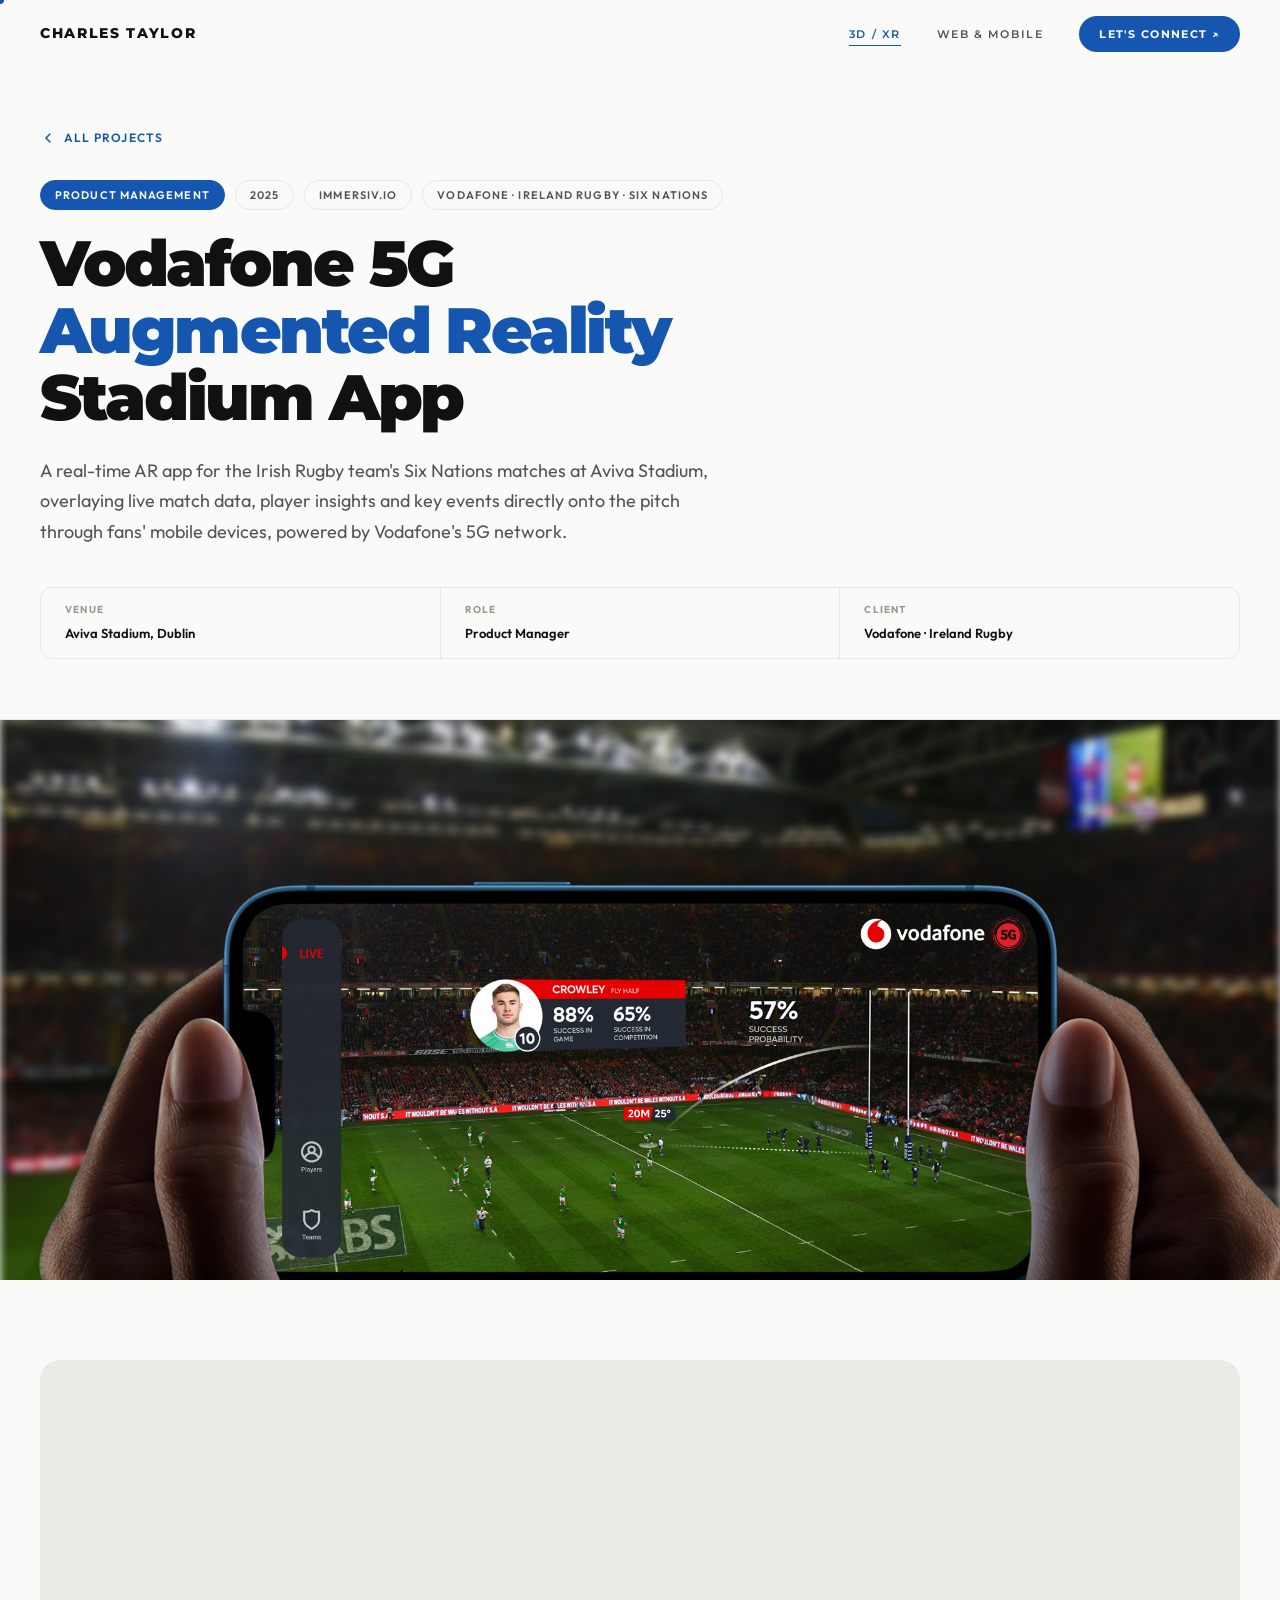
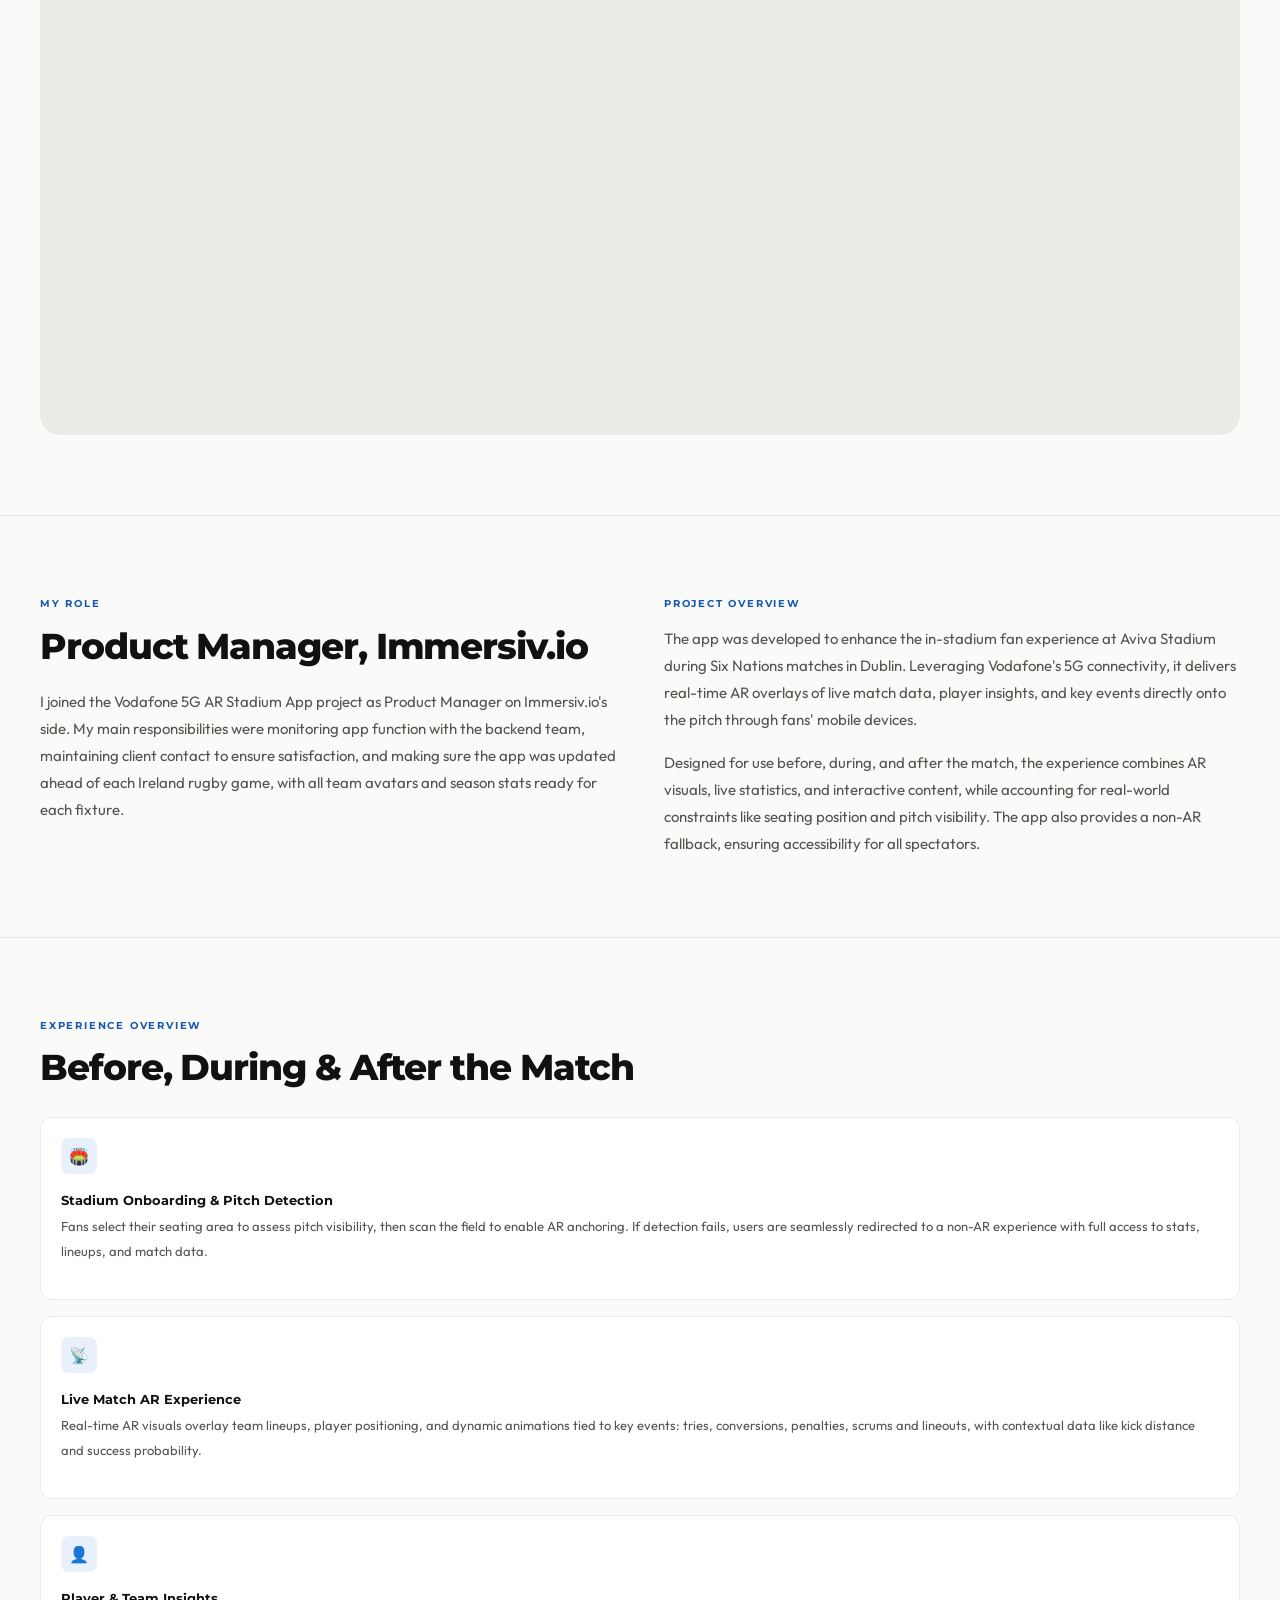
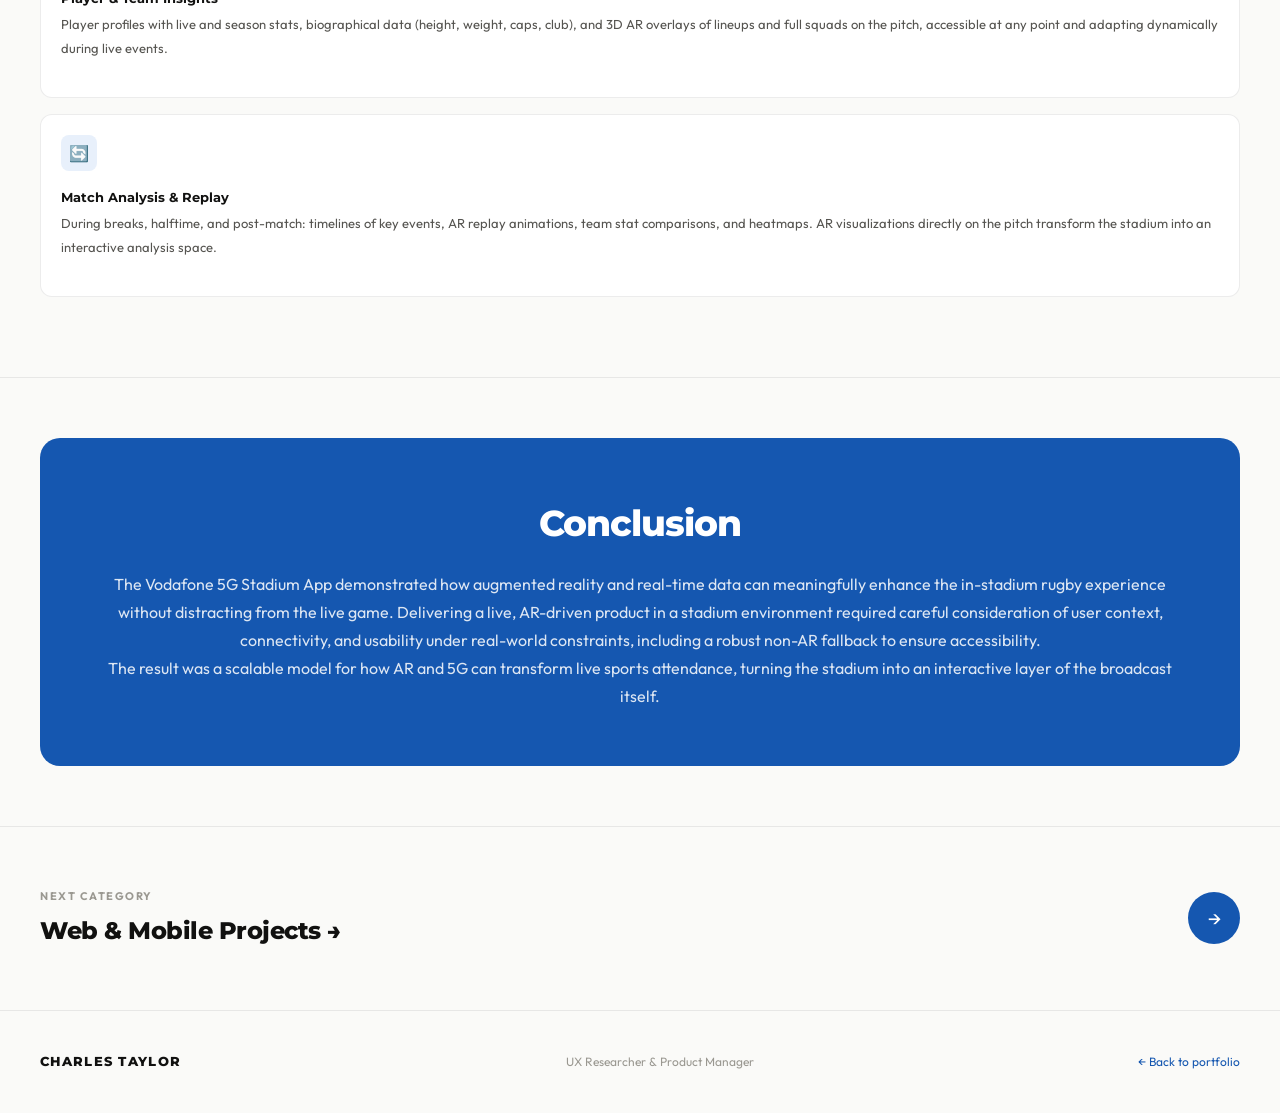
<file: portfolio/projects/vodafone.html>
<!DOCTYPE html>
<html lang="en">
<head>
  <meta charset="UTF-8" />
  <meta name="viewport" content="width=device-width, initial-scale=1.0" />
  <title>Vodafone 5G AR Stadium App · Charles Taylor</title>
  <link rel="stylesheet" href="../css/style.css" />
  <style>body { opacity: 0; }</style>
</head>
<body>
  <div class="cursor-dot"></div>
  <div class="cursor-ring"></div>
  <nav class="nav">
    <a href="../index.html" class="nav-logo">CHARLES TAYLOR</a>
    <div class="nav-links">
      <a href="../index.html#xr-projects" class="nav-link active">3D / XR</a>
      <a href="../index.html#ux-projects" class="nav-link">Web &amp; Mobile</a>
      <a href="../index.html#contact" class="nav-cta">Let's Connect ↗</a>
    </div>
    <button class="nav-menu-btn" aria-label="Open menu"><span></span><span></span></button>
  </nav>
  <div class="mobile-menu">
    <a href="../index.html#xr-projects">3D / XR</a>
    <a href="../index.html#ux-projects">Web &amp; Mobile</a>
    <a href="../index.html#contact">Let's Connect</a>
  </div>

  <div class="project-hero">
    <div class="container">
      <a href="../index.html" class="breadcrumb">
        <svg width="16" height="16" viewBox="0 0 16 16" fill="none"><path d="M10 12L6 8l4-4" stroke="currentColor" stroke-width="1.5" stroke-linecap="round"/></svg>
        All Projects
      </a>
      <div class="project-hero-meta">
        <span class="meta-tag blue">Product Management</span>
        <span class="meta-tag">2025</span>
        <span class="meta-tag">Immersiv.io</span>
        <span class="meta-tag">Vodafone · Ireland Rugby · Six Nations</span>
      </div>
      <h1 class="project-title">Vodafone 5G<br/><em>Augmented Reality</em><br/>Stadium App</h1>
      <p class="project-intro">
        A real-time AR app for the Irish Rugby team's Six Nations matches at Aviva Stadium, overlaying live match data, player insights and key events directly onto the pitch through fans' mobile devices, powered by Vodafone's 5G network.
      </p>
      <div class="project-hero-details reveal">
        <div class="detail-item"><span class="detail-label">Venue</span><span class="detail-value">Aviva Stadium, Dublin</span></div>
        <div class="detail-item"><span class="detail-label">Role</span><span class="detail-value">Product Manager</span></div>
        <div class="detail-item"><span class="detail-label">Client</span><span class="detail-value">Vodafone · Ireland Rugby</span></div>
      </div>
    </div>
  </div>

  <!-- Cover image -->
  <div style="max-height:560px;overflow:hidden;">
    <img src="../../Brand_assets/My current portfolio/Vodafone 5G AR Stadium/Experience overview Vodafone 5G AR Stadium App 4th Square Pic and cover pic.avif"
         alt="Vodafone 5G AR Stadium App" style="width:100%;height:560px;object-fit:cover;display:block;" loading="lazy" />
  </div>


  <!-- YouTube video -->
  <div class="project-section">
    <div class="container">
      <div class="media-block reveal">
        <iframe
          src="https://www.youtube.com/embed/TcF6c1_7zSg"
          title="Vodafone 5G AR Stadium Experience"
          frameborder="0"
          allow="accelerometer; autoplay; clipboard-write; encrypted-media; gyroscope; picture-in-picture"
          allowfullscreen>
        </iframe>
      </div>
    </div>
  </div>

  <!-- My Role + Project overview -->
  <div class="project-section">
    <div class="container">
      <div class="content-grid">
        <div>
          <div class="section-label">My Role</div>
          <h2 class="section-h2">Product Manager, Immersiv.io</h2>
          <div class="section-body">
            <p>
              I joined the Vodafone 5G AR Stadium App project as Product Manager on Immersiv.io's side. My main responsibilities were monitoring app function with the backend team, maintaining client contact to ensure satisfaction, and making sure the app was updated ahead of each Ireland rugby game, with all team avatars and season stats ready for each fixture.
            </p>
          </div>
        </div>
        <div class="reveal reveal-delay-1">
          <div class="section-label">Project Overview</div>
          <div class="section-body">
            <p>
              The app was developed to enhance the in-stadium fan experience at Aviva Stadium during Six Nations matches in Dublin. Leveraging Vodafone's 5G connectivity, it delivers real-time AR overlays of live match data, player insights, and key events directly onto the pitch through fans' mobile devices.
            </p>
            <p>
              Designed for use before, during, and after the match, the experience combines AR visuals, live statistics, and interactive content, while accounting for real-world constraints like seating position and pitch visibility. The app also provides a non-AR fallback, ensuring accessibility for all spectators.
            </p>
          </div>
        </div>
      </div>
    </div>
  </div>

  <!-- Experience overview -->
  <div class="project-section">
    <div class="container">
      <div class="section-label">Experience Overview</div>
      <h2 class="section-h2">Before, During &amp; After the Match</h2>
      <div class="deliverables-list reveal" style="margin-top:28px;">
        <div class="deliverable-item">
          <div class="deliverable-icon">🏟️</div>
          <div class="deliverable-text">
            <strong>Stadium Onboarding &amp; Pitch Detection</strong>
            <span>Fans select their seating area to assess pitch visibility, then scan the field to enable AR anchoring. If detection fails, users are seamlessly redirected to a non-AR experience with full access to stats, lineups, and match data.</span>
          </div>
          <div class="deliverable-preview">
            <img src="../../Brand_assets/My current portfolio/Vodafone 5G AR Stadium/Experience overview Vodafone 5G AR Stadium App 1st Square Pic.avif" alt="Stadium Onboarding" loading="lazy" />
          </div>
        </div>
        <div class="deliverable-item">
          <div class="deliverable-icon">📡</div>
          <div class="deliverable-text">
            <strong>Live Match AR Experience</strong>
            <span>Real-time AR visuals overlay team lineups, player positioning, and dynamic animations tied to key events: tries, conversions, penalties, scrums and lineouts, with contextual data like kick distance and success probability.</span>
          </div>
          <div class="deliverable-preview">
            <img src="../../Brand_assets/My current portfolio/Vodafone 5G AR Stadium/Experience overview Vodafone 5G AR Stadium App 2nd Square Pic.avif" alt="Live Match AR" loading="lazy" />
          </div>
        </div>
        <div class="deliverable-item">
          <div class="deliverable-icon">👤</div>
          <div class="deliverable-text">
            <strong>Player &amp; Team Insights</strong>
            <span>Player profiles with live and season stats, biographical data (height, weight, caps, club), and 3D AR overlays of lineups and full squads on the pitch, accessible at any point and adapting dynamically during live events.</span>
          </div>
          <div class="deliverable-preview">
            <img src="../../Brand_assets/My current portfolio/Vodafone 5G AR Stadium/Experience overview Vodafone 5G AR Stadium App 3rd Square Pic.avif" alt="Player Insights" loading="lazy" />
          </div>
        </div>
        <div class="deliverable-item">
          <div class="deliverable-icon">🔄</div>
          <div class="deliverable-text">
            <strong>Match Analysis &amp; Replay</strong>
            <span>During breaks, halftime, and post-match: timelines of key events, AR replay animations, team stat comparisons, and heatmaps. AR visualizations directly on the pitch transform the stadium into an interactive analysis space.</span>
          </div>
          <div class="deliverable-preview">
            <img src="../../Brand_assets/My current portfolio/Vodafone 5G AR Stadium/Experience overview Vodafone 5G AR Stadium App 4th Square Pic and cover pic.avif" alt="Match Analysis" loading="lazy" />
          </div>
        </div>
      </div>
    </div>
  </div>

  <div class="conclusion-section reveal">
    <h2>Conclusion</h2>
    <p>
      The Vodafone 5G Stadium App demonstrated how augmented reality and real-time data can meaningfully enhance the in-stadium rugby experience without distracting from the live game. Delivering a live, AR-driven product in a stadium environment required careful consideration of user context, connectivity, and usability under real-world constraints, including a robust non-AR fallback to ensure accessibility.
    </p>
    <p>
      The result was a scalable model for how AR and 5G can transform live sports attendance, turning the stadium into an interactive layer of the broadcast itself.
    </p>
  </div>

  <a href="../index.html#ux-projects" class="next-project">
    <div><div class="next-label">Next Category</div><div class="next-title">Web &amp; Mobile Projects →</div></div>
    <div class="next-arrow">→</div>
  </a>

  <footer>
    <span class="footer-logo">CHARLES TAYLOR</span>
    <span>UX Researcher & Product Manager</span>
    <a href="../index.html" style="color:var(--blue);">← Back to portfolio</a>
  </footer>
  <script src="../js/main.js"></script>
</body>
</html>
</file>
<file: portfolio/css/style.css>
/* =========================================
   CHARLES TAYLOR PORTFOLIO — style.css
   ========================================= */

@import url('https://fonts.googleapis.com/css2?family=Montserrat:wght@400;600;700;800;900&family=Outfit:wght@300;400;500;600&display=swap');

/* ── Variables ───────────────────────────── */
:root {
  --bg: #FAFAF8;
  --surface: #ECEAE6;
  --blue: #1557B0;
  --blue-mid: #2B72D0;
  --blue-light: #E8F0FB;
  --blue-dark: #0D3D80;
  --white: #FFFFFF;
  --ink: #111110;
  --ink-mid: #555450;
  --ink-light: #9A9891;
  --line: rgba(17, 17, 16, 0.08);
  --ff-display: 'Montserrat', sans-serif;
  --ff-body: 'Outfit', sans-serif;
  --radius: 12px;
  --radius-lg: 20px;
  --shadow: 0 4px 24px rgba(21, 87, 176, 0.08);
  --shadow-hover: 0 24px 64px rgba(21, 87, 176, 0.18);
  --transition: 0.45s cubic-bezier(0.25, 0.46, 0.45, 0.94);
  --nav-h: 68px;
}

/* ── Reset ───────────────────────────────── */
*, *::before, *::after { box-sizing: border-box; margin: 0; padding: 0; }

html { scroll-behavior: smooth; font-size: 16px; }

/* ── Focus Styles ─────────────────────────── */
:focus-visible {
  outline: 2px solid var(--blue);
  outline-offset: 3px;
  border-radius: 4px;
}

body {
  background: var(--bg);
  color: var(--ink);
  font-family: var(--ff-body);
  font-size: 15px;
  line-height: 1.65;
  overflow-x: hidden;
  cursor: none;
}

a { color: inherit; text-decoration: none; }
img, video { max-width: 100%; display: block; }
button { cursor: none; border: none; background: none; font-family: inherit; }

/* ── Custom Cursor ───────────────────────── */
.cursor-dot,
.cursor-ring {
  position: fixed;
  top: 0; left: 0;
  pointer-events: none;
  z-index: 9999;
  border-radius: 50%;
  transform: translate(-50%, -50%);
  transition: opacity 0.3s;
}
.cursor-dot {
  width: 8px; height: 8px;
  background: var(--blue);
}
.cursor-ring {
  width: 40px; height: 40px;
  border: 1.5px solid rgba(21, 87, 176, 0.45);
  transition: transform 0.12s ease, width 0.3s, height 0.3s, border-color 0.3s;
}
body.cursor-hover .cursor-ring {
  width: 56px; height: 56px;
  border-color: var(--blue);
}
body.cursor-hidden .cursor-dot,
body.cursor-hidden .cursor-ring { opacity: 0; }

/* ── Nav ─────────────────────────────────── */
.nav {
  position: fixed;
  top: 0; left: 0; right: 0;
  height: var(--nav-h);
  display: flex;
  align-items: center;
  justify-content: space-between;
  padding: 0 40px;
  z-index: 100;
  transition: background 0.4s, box-shadow 0.4s;
}
.nav.scrolled {
  background: rgba(250, 250, 248, 0.96);
  backdrop-filter: blur(12px);
  box-shadow: 0 1px 0 var(--line);
}
.nav-logo {
  font-family: var(--ff-display);
  font-weight: 800;
  font-size: 14px;
  letter-spacing: 0.12em;
  color: var(--ink);
}
.nav-links {
  display: flex;
  align-items: center;
  gap: 36px;
}
.nav-link {
  font-family: var(--ff-display);
  font-size: 11px;
  font-weight: 600;
  letter-spacing: 0.14em;
  color: var(--ink-mid);
  text-transform: uppercase;
  position: relative;
  transition: color 0.25s;
}
.nav-link::after {
  content: '';
  position: absolute;
  bottom: -3px; left: 0; right: 0;
  height: 1px;
  background: var(--blue);
  transform: scaleX(0);
  transform-origin: left;
  transition: transform 0.3s;
}
.nav-link:hover { color: var(--blue); }
.nav-link:hover::after,
.nav-link.active::after { transform: scaleX(1); }
.nav-link.active { color: var(--blue); }

.nav-cta {
  font-family: var(--ff-display);
  font-size: 11px;
  font-weight: 700;
  letter-spacing: 0.12em;
  text-transform: uppercase;
  color: var(--white);
  background: var(--blue);
  padding: 9px 20px;
  border-radius: 100px;
  transition: background 0.25s, transform 0.25s;
}
.nav-cta:hover { background: var(--blue-dark); transform: translateY(-1px); }

.nav-menu-btn {
  display: none;
  flex-direction: column;
  gap: 5px;
  width: 28px;
  cursor: none;
}
.nav-menu-btn span {
  display: block;
  height: 2px;
  background: var(--ink);
  border-radius: 2px;
  transition: var(--transition);
}

/* Mobile menu */
.mobile-menu {
  display: none;
  position: fixed;
  inset: 0;
  background: var(--blue-dark);
  z-index: 99;
  flex-direction: column;
  align-items: center;
  justify-content: center;
  gap: 32px;
  opacity: 0;
  pointer-events: none;
  transition: opacity 0.4s;
}
.mobile-menu.open {
  opacity: 1;
  pointer-events: all;
}
.mobile-menu a {
  font-family: var(--ff-display);
  font-size: 32px;
  font-weight: 800;
  color: var(--white);
  letter-spacing: -0.02em;
  opacity: 0;
  transform: translateY(20px);
  transition: opacity 0.4s, transform 0.4s, color 0.25s;
}
.mobile-menu.open a {
  opacity: 1;
  transform: translateY(0);
}
.mobile-menu a:hover { color: var(--blue-light); }

/* ── Hero ─────────────────────────────────── */
.hero {
  min-height: 100vh;
  padding-top: var(--nav-h);
  display: flex;
  align-items: center;
  position: relative;
  overflow: hidden;
}
.hero::before {
  content: '';
  position: absolute;
  top: -200px; right: -100px;
  width: 600px; height: 600px;
  background: radial-gradient(circle, var(--blue-light) 0%, transparent 70%);
  pointer-events: none;
}
.hero-inner {
  width: 100%;
  max-width: 1280px;
  margin: 0 auto;
  padding: 60px 40px 24px;
  display: grid;
  grid-template-columns: 1fr 1fr;
  gap: 60px;
  align-items: center;
}
.hero-tag {
  display: inline-flex;
  align-items: center;
  gap: 8px;
  font-size: 12px;
  font-weight: 600;
  letter-spacing: 0.12em;
  text-transform: uppercase;
  color: var(--blue);
  background: var(--blue-light);
  padding: 6px 14px;
  border-radius: 100px;
  margin-bottom: 28px;
}
.hero-tag::before {
  content: '';
  width: 6px; height: 6px;
  border-radius: 50%;
  background: var(--blue);
}
.hero-title {
  font-family: var(--ff-display);
  font-size: clamp(40px, 5.5vw, 72px);
  font-weight: 900;
  line-height: 1.06;
  letter-spacing: -0.03em;
  color: var(--ink);
  margin-bottom: 32px;
  overflow: hidden;
}
.hero-title .line {
  display: block;
  overflow: hidden;
}
.hero-title .line span {
  display: block;
  transform: translateY(110%);
  opacity: 0;
  animation: revealUp 0.9s cubic-bezier(0.16, 1, 0.3, 1) forwards;
}
.hero-title .line:nth-child(1) span { animation-delay: 0.1s; }
.hero-title .line:nth-child(2) span { animation-delay: 0.2s; }
.hero-title .line:nth-child(3) span { animation-delay: 0.3s; }
.hero-title .line:nth-child(4) span { animation-delay: 0.4s; }
.hero-title em {
  font-style: normal;
  color: var(--blue);
}

.hero-bio {
  font-size: 16px;
  color: var(--ink-mid);
  line-height: 1.7;
  max-width: 460px;
  margin-bottom: 36px;
  opacity: 0;
  animation: fadeUp 0.8s ease forwards 0.6s;
}

.hero-actions {
  display: flex;
  gap: 16px;
  flex-wrap: wrap;
  opacity: 0;
  animation: fadeUp 0.8s ease forwards 0.75s;
}
.btn-primary {
  display: inline-flex;
  align-items: center;
  gap: 8px;
  font-family: var(--ff-display);
  font-size: 12px;
  font-weight: 700;
  letter-spacing: 0.1em;
  text-transform: uppercase;
  color: var(--white);
  background: var(--blue);
  padding: 14px 28px;
  border-radius: 100px;
  transition: background 0.25s, transform 0.25s, box-shadow 0.25s;
}
.btn-primary:hover {
  background: var(--blue-dark);
  transform: translateY(-2px);
  box-shadow: 0 8px 24px rgba(21, 87, 176, 0.3);
}
.btn-secondary {
  display: inline-flex;
  align-items: center;
  gap: 8px;
  font-family: var(--ff-display);
  font-size: 12px;
  font-weight: 700;
  letter-spacing: 0.1em;
  text-transform: uppercase;
  color: var(--blue);
  border: 1.5px solid var(--blue);
  padding: 13px 28px;
  border-radius: 100px;
  transition: background 0.25s, color 0.25s, transform 0.25s;
}
.btn-secondary:hover {
  background: var(--blue);
  color: var(--white);
  transform: translateY(-2px);
}

.hero-right {
  display: flex;
  flex-direction: column;
  align-items: center;
  gap: 28px;
  opacity: 0;
  animation: fadeUp 0.9s ease forwards 0.4s;
}
.hero-photo-wrap {
  position: relative;
  width: 260px; height: 260px;
}
.hero-photo-ring {
  position: absolute;
  inset: -12px;
  border-radius: 50%;
  border: 1.5px dashed rgba(21, 87, 176, 0.3);
  animation: rotateSlow 30s linear infinite;
}
.hero-photo {
  width: 100%; height: 100%;
  border-radius: 50%;
  overflow: hidden;
  background: var(--blue-light);
  display: flex;
  align-items: center;
  justify-content: center;
}
.hero-photo img {
  width: 100%;
  height: 100%;
  object-fit: cover;
  object-position: center 100%;
  transform: scale(1.5);
  transform-origin: center 20%;
}
.hero-photo-initials {
  font-family: var(--ff-display);
  font-size: 56px;
  font-weight: 900;
  color: var(--blue);
  letter-spacing: -0.02em;
}

.hero-stats {
  display: grid;
  grid-template-columns: repeat(3, 1fr);
  gap: 16px;
  width: 100%;
  max-width: 340px;
}
.stat-item {
  text-align: center;
  padding: 16px 12px;
  background: var(--white);
  border-radius: var(--radius);
  border: 1px solid var(--line);
}
.stat-num {
  font-family: var(--ff-display);
  font-size: 22px;
  font-weight: 800;
  color: var(--blue);
  letter-spacing: -0.02em;
}
.stat-label {
  font-size: 10px;
  color: var(--ink-light);
  letter-spacing: 0.06em;
  text-transform: uppercase;
  margin-top: 2px;
}

.hero-scroll {
  position: absolute;
  bottom: 32px;
  left: 50%;
  transform: translateX(-50%);
  display: flex;
  flex-direction: column;
  align-items: center;
  gap: 8px;
  font-size: 10px;
  letter-spacing: 0.14em;
  text-transform: uppercase;
  color: var(--ink-light);
  animation: fadeIn 1s ease forwards 1.2s;
  opacity: 0;
}
.scroll-line {
  width: 1px; height: 48px;
  background: linear-gradient(to bottom, var(--ink-light), transparent);
  animation: scrollBounce 2s ease-in-out infinite;
}

/* ── Featured Clients ────────────────────── */
.featured-clients {
  padding: 64px 0 48px;
}
.featured-label {
  font-family: var(--ff-display);
  font-size: 10px;
  font-weight: 700;
  letter-spacing: 0.18em;
  text-transform: uppercase;
  color: var(--ink-light);
  text-align: center;
  margin-bottom: 28px;
}
.featured-grid {
  display: flex;
  justify-content: center;
  gap: 16px;
  flex-wrap: wrap;
}
.featured-grid .featured-card {
  flex: 0 0 210px;
}
.featured-card {
  display: flex;
  flex-direction: column;
  align-items: center;
  gap: 16px;
  padding: 28px 12px 20px;
  background: var(--white);
  border: 1px solid var(--line);
  border-radius: var(--radius-lg);
  transition: border-color 0.25s, transform 0.25s, box-shadow 0.25s;
  cursor: none;
}
.featured-card:hover {
  border-color: var(--blue-mid);
  transform: translateY(-4px);
  box-shadow: var(--shadow-hover);
}
.featured-card-logo {
  height: 52px;
  display: flex;
  align-items: center;
  justify-content: center;
}
.featured-card-logo img {
  max-height: 52px;
  max-width: 100px;
  width: auto;
  object-fit: contain;
  filter: grayscale(0.2);
  transition: filter 0.25s;
}
.featured-card:hover .featured-card-logo img { filter: grayscale(0); }
.featured-card-info {
  display: flex;
  flex-direction: column;
  align-items: center;
  gap: 4px;
  text-align: center;
}
.featured-card-tag {
  font-size: 9px;
  font-weight: 700;
  letter-spacing: 0.14em;
  text-transform: uppercase;
  color: var(--blue);
  background: var(--blue-light);
  padding: 3px 8px;
  border-radius: 100px;
}
.featured-card-name {
  font-family: var(--ff-display);
  font-size: 13px;
  font-weight: 700;
  color: var(--ink);
}

@media (max-width: 768px) {
  .featured-grid .featured-card { flex: 0 0 calc(50% - 8px); }
}
@media (max-width: 480px) {
  .featured-grid .featured-card { flex: 0 0 calc(50% - 8px); }
}

/* ── Logo Strip ──────────────────────────── */
.logo-strip {
  border-top: 1px solid var(--line);
  border-bottom: 1px solid var(--line);
  padding: 20px 0;
  overflow: hidden;
  background: var(--white);
}
.logo-strip-label {
  text-align: center;
  font-size: 10px;
  font-weight: 700;
  letter-spacing: 0.18em;
  text-transform: uppercase;
  color: var(--ink-light);
  margin-bottom: 16px;
}
.logo-track {
  display: flex;
  width: max-content;
  animation: marquee 22s linear infinite;
}
.logo-track:hover { animation-play-state: paused; }
.logo-set {
  display: flex;
  align-items: center;
  gap: 0;
}
.logo-item {
  display: flex;
  align-items: center;
  justify-content: center;
  padding: 0 44px;
  border-right: 1px solid var(--line);
  height: 56px;
  opacity: 0.5;
  transition: opacity 0.25s;
}
.logo-item:hover { opacity: 1; }
.logo-item svg { height: 28px; width: auto; display: block; }
.logo-item img {
  width: 100px;
  height: 36px;
  object-fit: contain;
  display: block;
  filter: grayscale(1);
  transition: filter 0.25s;
}
.logo-item:hover img { filter: grayscale(0); }

@keyframes marquee {
  from { transform: translateX(0); }
  to   { transform: translateX(-50%); }
}

/* ── Section Layout ──────────────────────── */
.container {
  max-width: 1280px;
  margin: 0 auto;
  padding: 0 40px;
}

.section-header {
  display: flex;
  align-items: baseline;
  gap: 16px;
  margin-bottom: 48px;
  padding-bottom: 20px;
  border-bottom: 1px solid var(--line);
}
.section-num {
  font-family: var(--ff-display);
  font-size: 11px;
  font-weight: 700;
  letter-spacing: 0.14em;
  color: var(--blue);
  text-transform: uppercase;
}
.section-title {
  font-family: var(--ff-display);
  font-size: clamp(28px, 3.5vw, 44px);
  font-weight: 800;
  letter-spacing: -0.03em;
  color: var(--ink);
}
.section-desc {
  margin-left: auto;
  font-size: 14px;
  color: var(--ink-light);
  max-width: 260px;
  text-align: right;
}

/* ── Quote / About ───────────────────────── */
.about-section {
  padding: 80px 0;
}

/* Pull quote */
.pull-quote {
  display: flex;
  gap: 28px;
  align-items: flex-start;
  padding: 36px 40px;
  background: var(--blue);
  border-radius: var(--radius-lg);
  margin-bottom: 48px;
}
.pull-quote-bar {
  width: 3px;
  min-height: 100%;
  background: rgba(255,255,255,0.3);
  border-radius: 2px;
  flex-shrink: 0;
  align-self: stretch;
}
.pull-quote-body { flex: 1; }
.pull-quote-text {
  font-size: 18px;
  line-height: 1.65;
  font-style: italic;
  color: var(--white);
  margin-bottom: 16px;
}
.pull-quote-author {
  font-family: var(--ff-display);
  font-size: 11px;
  font-weight: 700;
  letter-spacing: 0.12em;
  text-transform: uppercase;
  color: rgba(255,255,255,0.65);
}

/* 3-col about grid */
.about-grid {
  display: grid;
  grid-template-columns: 2fr 1.5fr 1.5fr;
  gap: 0;
  border: 1px solid var(--line);
  border-radius: var(--radius-lg);
  overflow: hidden;
}
.about-col {
  padding: 32px;
  border-right: 1px solid var(--line);
}
.about-col:last-child { border-right: none; }
.about-col-label {
  font-family: var(--ff-display);
  font-size: 10px;
  font-weight: 700;
  letter-spacing: 0.18em;
  text-transform: uppercase;
  color: var(--blue);
  margin-bottom: 14px;
}
.about-col-title {
  font-family: var(--ff-display);
  font-size: 20px;
  font-weight: 800;
  letter-spacing: -0.02em;
  line-height: 1.2;
  margin-bottom: 16px;
  color: var(--ink);
}
.about-col-body {
  font-size: 14px;
  color: var(--ink-mid);
  line-height: 1.75;
  margin-bottom: 12px;
}
.about-col-body:last-child { margin-bottom: 0; }

.skills-list {
  display: flex;
  flex-wrap: wrap;
  gap: 8px;
}
.skill-tag {
  font-size: 12px;
  font-weight: 500;
  color: var(--blue);
  background: var(--blue-light);
  padding: 5px 12px;
  border-radius: 100px;
  border: 1px solid rgba(21, 87, 176, 0.2);
}
.edu-list {
  display: flex;
  flex-direction: column;
  gap: 16px;
}
.edu-item {
  font-size: 13px;
  color: var(--ink-mid);
  line-height: 1.5;
  padding-left: 14px;
  border-left: 2px solid var(--blue-light);
}

@media (max-width: 900px) {
  .about-grid { grid-template-columns: 1fr; }
  .about-col { border-right: none; border-bottom: 1px solid var(--line); }
  .about-col:last-child { border-bottom: none; }
  .pull-quote { padding: 24px; }
}

/* ── Projects Grid ───────────────────────── */
.projects-section {
  padding: 80px 0;
}
.projects-grid {
  display: grid;
  grid-template-columns: repeat(12, 1fr);
  gap: 20px;
}

/* Card sizes */
.card--large  { grid-column: span 8; }
.card--medium { grid-column: span 6; }
.card--small  { grid-column: span 4; }

.project-card {
  position: relative;
  border-radius: var(--radius-lg);
  overflow: hidden;
  background: var(--surface);
  cursor: none;
  group: true;
}
.project-card-inner {
  position: relative;
  aspect-ratio: 16/10;
  overflow: hidden;
}
.card--large .project-card-inner { aspect-ratio: 16/9; }
.card--small  .project-card-inner { aspect-ratio: 4/3; }

.project-card-img {
  width: 100%;
  height: 100%;
  object-fit: cover;
  transition: transform 0.7s cubic-bezier(0.25, 0.46, 0.45, 0.94);
}
.project-card:hover .project-card-img { transform: scale(1.06); }

.project-card-overlay {
  position: absolute;
  inset: 0;
  background: linear-gradient(to top, rgba(13, 61, 128, 0.85) 0%, rgba(13, 61, 128, 0.1) 60%, transparent 100%);
  opacity: 0;
  transition: opacity 0.4s;
}
.project-card:hover .project-card-overlay { opacity: 1; }

.project-card-body {
  padding: 20px 22px;
}
.project-card-meta {
  display: flex;
  align-items: center;
  gap: 10px;
  margin-bottom: 8px;
}
.card-category {
  font-size: 10px;
  font-weight: 700;
  letter-spacing: 0.12em;
  text-transform: uppercase;
  color: var(--blue);
  background: var(--blue-light);
  padding: 4px 10px;
  border-radius: 100px;
}
.card-year {
  font-size: 11px;
  color: var(--ink-light);
}
.project-card-title {
  font-family: var(--ff-display);
  font-size: clamp(15px, 1.4vw, 19px);
  font-weight: 800;
  letter-spacing: -0.02em;
  color: var(--ink);
  margin-bottom: 4px;
  line-height: 1.25;
}
.project-card-role {
  font-size: 13px;
  color: var(--ink-mid);
}
.project-card-arrow {
  position: absolute;
  bottom: 20px; right: 22px;
  width: 36px; height: 36px;
  background: var(--blue);
  border-radius: 50%;
  display: flex;
  align-items: center;
  justify-content: center;
  color: var(--white);
  font-size: 16px;
  transform: scale(0);
  transition: transform 0.35s cubic-bezier(0.34, 1.56, 0.64, 1);
}
.project-card:hover .project-card-arrow { transform: scale(1); }

/* Fallback color backgrounds for cards without images */
.card-bg--blue   { background: linear-gradient(135deg, #1557B0, #2B72D0); }
.card-bg--dark   { background: linear-gradient(135deg, #111, #333); }
.card-bg--grey   { background: linear-gradient(135deg, #ECEAE6, #D8D5D0); }
.card-bg--green  { background: linear-gradient(135deg, #0D6E4E, #1A9E6E); }

/* ── Horizontal scroll strip (Category label) */
.category-strip {
  display: flex;
  align-items: center;
  gap: 20px;
  margin-bottom: 32px;
}
.category-label {
  font-family: var(--ff-display);
  font-size: 11px;
  font-weight: 700;
  letter-spacing: 0.16em;
  text-transform: uppercase;
  color: var(--white);
  background: var(--blue);
  padding: 7px 16px;
  border-radius: 100px;
}
.category-line {
  flex: 1;
  height: 1px;
  background: var(--line);
}

/* ── Contact ─────────────────────────────── */
.contact-section {
  padding: 80px 0;
  text-align: center;
}
.contact-section h2 {
  font-family: var(--ff-display);
  font-size: clamp(40px, 6vw, 80px);
  font-weight: 900;
  letter-spacing: -0.04em;
  line-height: 1;
  margin-bottom: 24px;
}
.contact-section h2 em {
  font-style: normal;
  color: var(--blue);
}
.contact-section p {
  font-size: 17px;
  color: var(--ink-mid);
  max-width: 480px;
  margin: 0 auto 36px;
}
.contact-links {
  display: flex;
  align-items: center;
  justify-content: center;
  gap: 16px;
  flex-wrap: wrap;
}

/* ── Footer ──────────────────────────────── */
footer {
  padding: 40px;
  border-top: 1px solid var(--line);
  display: flex;
  align-items: center;
  justify-content: space-between;
  font-size: 12px;
  color: var(--ink-light);
}
.footer-logo {
  font-family: var(--ff-display);
  font-weight: 800;
  font-size: 13px;
  letter-spacing: 0.1em;
  color: var(--ink);
}

/* ══════════════════════════════════════════
   PROJECT PAGES
   ══════════════════════════════════════════ */
.project-hero {
  padding-top: calc(var(--nav-h) + 60px);
  padding-bottom: 60px;
  border-bottom: 1px solid var(--line);
}
.breadcrumb {
  display: inline-flex;
  align-items: center;
  gap: 8px;
  font-size: 12px;
  font-weight: 600;
  letter-spacing: 0.1em;
  text-transform: uppercase;
  color: var(--blue);
  margin-bottom: 32px;
  transition: opacity 0.25s;
}
.breadcrumb:hover { opacity: 0.7; }
.breadcrumb svg { transition: transform 0.25s; }
.breadcrumb:hover svg { transform: translateX(-3px); }

.project-hero-meta {
  display: flex;
  flex-wrap: wrap;
  gap: 10px;
  margin-bottom: 20px;
}
.meta-tag {
  font-size: 11px;
  font-weight: 600;
  letter-spacing: 0.1em;
  text-transform: uppercase;
  padding: 5px 14px;
  border-radius: 100px;
  border: 1.5px solid var(--line);
  color: var(--ink-mid);
}
.meta-tag.blue {
  background: var(--blue);
  color: var(--white);
  border-color: var(--blue);
}

/* Project hero detail row (Role / Available on / Client) */
.project-hero-details {
  display: flex;
  flex-wrap: wrap;
  gap: 0;
  margin-top: 32px;
  border: 1px solid var(--line);
  border-radius: var(--radius);
  overflow: hidden;
}
.detail-item {
  display: flex;
  flex-direction: column;
  gap: 4px;
  padding: 14px 24px;
  border-right: 1px solid var(--line);
  flex: 1;
  min-width: 140px;
}
.detail-item:last-child { border-right: none; }
.detail-label {
  font-size: 10px;
  font-weight: 700;
  letter-spacing: 0.12em;
  text-transform: uppercase;
  color: var(--ink-light);
}
.detail-value {
  font-size: 13px;
  font-weight: 600;
  color: var(--ink);
}

.project-title {
  font-family: var(--ff-display);
  font-size: clamp(32px, 5vw, 64px);
  font-weight: 900;
  letter-spacing: -0.04em;
  line-height: 1.05;
  margin-bottom: 24px;
}
.project-title em {
  font-style: normal;
  color: var(--blue);
}

.project-intro {
  font-size: 18px;
  color: var(--ink-mid);
  line-height: 1.7;
  max-width: 700px;
  margin-bottom: 40px;
}

/* Stats row */
.stats-row {
  display: flex;
  flex-wrap: wrap;
  gap: 0;
}
.stat-box {
  padding: 24px 36px;
  border-right: 1px solid var(--line);
}
.stat-box:first-child { padding-left: 0; }
.stat-box:last-child { border-right: none; }
.stat-box-num {
  font-family: var(--ff-display);
  font-size: 32px;
  font-weight: 900;
  color: var(--blue);
  letter-spacing: -0.03em;
}
.stat-box-label {
  font-size: 12px;
  color: var(--ink-light);
  letter-spacing: 0.06em;
  text-transform: uppercase;
}

/* Partners strip */
.partners-strip {
  display: flex;
  align-items: center;
  flex-wrap: wrap;
  gap: 24px;
  padding: 24px 0;
  border-top: 1px solid var(--line);
  border-bottom: 1px solid var(--line);
  margin-bottom: 60px;
}
.partners-label {
  font-size: 10px;
  font-weight: 700;
  letter-spacing: 0.14em;
  text-transform: uppercase;
  color: var(--ink-light);
}

/* Project content sections */
.project-section {
  padding: 80px 0;
  border-bottom: 1px solid var(--line);
}
.project-section:last-of-type { border-bottom: none; }

.section-label {
  font-family: var(--ff-display);
  font-size: 10px;
  font-weight: 700;
  letter-spacing: 0.18em;
  text-transform: uppercase;
  color: var(--blue);
  margin-bottom: 12px;
}
.section-h2 {
  font-family: var(--ff-display);
  font-size: clamp(24px, 3vw, 36px);
  font-weight: 800;
  letter-spacing: -0.03em;
  margin-bottom: 20px;
  line-height: 1.2;
}
.section-body {
  font-size: 15px;
  color: var(--ink-mid);
  line-height: 1.8;
  max-width: 680px;
}
.section-body p { margin-bottom: 16px; }
.section-body p:last-child { margin-bottom: 0; }

.content-grid {
  display: grid;
  grid-template-columns: 1fr 1fr;
  gap: 48px;
  align-items: start;
}
.content-grid.reverse { direction: rtl; }
.content-grid.reverse > * { direction: ltr; }

/* Media blocks */
.media-block {
  border-radius: var(--radius-lg);
  overflow: hidden;
  background: var(--surface);
}
.media-block img,
.media-block video {
  width: 100%;
  height: 100%;
  object-fit: cover;
  display: block;
}
.media-block video { max-height: 480px; object-fit: cover; }

.media-block iframe {
  width: 100%;
  aspect-ratio: 16/9;
  border: none;
  display: block;
}

/* Deliverables list */
.deliverables-list {
  display: flex;
  flex-direction: column;
  gap: 16px;
  margin-top: 24px;
}
.deliverable-item {
  display: flex;
  flex-wrap: wrap;
  gap: 16px;
  padding: 20px;
  background: var(--white);
  border-radius: var(--radius);
  border: 1px solid var(--line);
  transition: border-color 0.25s, box-shadow 0.25s;
  cursor: default;
}
.deliverable-item:hover {
  border-color: var(--blue-mid);
  box-shadow: var(--shadow);
}
.deliverable-preview {
  width: 100%;
  max-height: 0;
  overflow: hidden;
  opacity: 0;
  margin-top: 0;
  transition: max-height 0.5s ease, opacity 0.4s ease, margin-top 0.4s ease;
}
.deliverable-item:hover .deliverable-preview {
  max-height: 640px;
  opacity: 1;
  margin-top: 16px;
}
.deliverable-preview img {
  width: min(640px, 100%);
  height: auto;
  display: block;
  margin: 0 auto;
  border-radius: var(--radius);
  transform: scale(1.05);
  transition: transform 0.55s ease;
}
.deliverable-item:hover .deliverable-preview img,
.deliverable-item:hover .deliverable-preview video {
  transform: scale(1.0);
}
.deliverable-icon {
  width: 36px; height: 36px;
  border-radius: 8px;
  background: var(--blue-light);
  display: flex;
  align-items: center;
  justify-content: center;
  color: var(--blue);
  font-size: 16px;
  flex-shrink: 0;
}
.deliverable-text strong {
  display: block;
  font-family: var(--ff-display);
  font-size: 13px;
  font-weight: 700;
  color: var(--ink);
  margin-bottom: 2px;
}
.deliverable-text span {
  font-size: 13px;
  color: var(--ink-mid);
}

/* Experience overview grid */
.experience-grid {
  display: grid;
  grid-template-columns: repeat(2, 1fr);
  gap: 16px;
}
.experience-grid.four-cols { grid-template-columns: repeat(4, 1fr); }
.experience-grid-item {
  border-radius: var(--radius);
  overflow: hidden;
  aspect-ratio: 1;
  background: var(--surface);
}
.experience-grid-item img {
  width: 100%;
  height: 100%;
  object-fit: cover;
  transition: transform 0.5s;
}
.experience-grid-item:hover img { transform: scale(1.04); }

/* LinkedIn links */
.linkedin-links {
  display: grid;
  grid-template-columns: 1fr 1fr;
  gap: 14px;
  margin-top: 24px;
}
.linkedin-link-card {
  display: flex;
  align-items: center;
  gap: 12px;
  padding: 16px 18px;
  background: var(--white);
  border-radius: var(--radius);
  border: 1px solid var(--line);
  transition: border-color 0.25s, transform 0.25s, box-shadow 0.25s;
}
.linkedin-link-card:hover {
  border-color: #0A66C2;
  transform: translateY(-2px);
  box-shadow: 0 8px 24px rgba(10, 102, 194, 0.12);
}
.linkedin-link-icon {
  width: 36px; height: 36px;
  background: #0A66C2;
  border-radius: 8px;
  display: flex;
  align-items: center;
  justify-content: center;
  flex-shrink: 0;
}
.linkedin-link-icon svg { fill: white; width: 18px; height: 18px; }
.linkedin-link-text {
  font-size: 13px;
  font-weight: 500;
  color: var(--ink);
  line-height: 1.3;
}
.linkedin-link-arrow {
  margin-left: auto;
  color: var(--ink-light);
  font-size: 14px;
}

/* Conclusion */
.conclusion-section {
  padding: 56px 20px;
  background: var(--blue);
  color: var(--white);
  border-radius: var(--radius-lg);
  margin: 60px 40px;
  text-align: center;
}
.conclusion-section h2 {
  font-family: var(--ff-display);
  font-size: clamp(24px, 3vw, 36px);
  font-weight: 800;
  letter-spacing: -0.03em;
  margin-bottom: 16px;
}
.conclusion-section p {
  font-size: 16px;
  opacity: 0.85;
  max-width: 1100px;
  margin: 0 auto;
  line-height: 1.75;
}

/* Next project link */
.next-project {
  padding: 60px 40px;
  display: flex;
  align-items: center;
  justify-content: space-between;
  border-top: 1px solid var(--line);
  transition: background 0.3s;
}
.next-project:hover { background: var(--blue-light); }
.next-label {
  font-size: 11px;
  font-weight: 700;
  letter-spacing: 0.14em;
  text-transform: uppercase;
  color: var(--ink-light);
  margin-bottom: 6px;
}
.next-title {
  font-family: var(--ff-display);
  font-size: 24px;
  font-weight: 800;
  letter-spacing: -0.02em;
  color: var(--ink);
}
.next-arrow {
  width: 52px; height: 52px;
  border-radius: 50%;
  background: var(--blue);
  display: flex;
  align-items: center;
  justify-content: center;
  color: var(--white);
  font-size: 20px;
  transition: transform 0.3s;
}
.next-project:hover .next-arrow { transform: translateX(6px); }

/* ── Try It Out Widget (US Open) ─────────── */
.try-widget {
  position: fixed;
  bottom: 80px;
  right: 50px;
  z-index: 1000;
  opacity: 0;
  pointer-events: none;
  transition: opacity 0.35s ease;
}
.try-widget.visible {
  opacity: 1;
  pointer-events: auto;
}
.try-widget-btn {
  display: flex;
  align-items: center;
  gap: 12px;
  padding: 17px 30px;
  background: var(--blue);
  color: var(--white);
  border-radius: 100px;
  font-family: var(--ff-display);
  font-size: 16px;
  font-weight: 700;
  letter-spacing: 0.06em;
  box-shadow: 0 12px 48px rgba(21, 87, 176, 0.5);
  transition: transform 0.25s, background 0.25s, box-shadow 0.25s;
  cursor: none;
  border: 2px solid rgba(255,255,255,0.15);
}
.try-widget-btn:hover {
  background: var(--blue-dark);
  transform: translateY(-3px);
  box-shadow: 0 16px 48px rgba(21, 87, 176, 0.5);
}

/* ── Scroll Reveal Animation Classes ─────── */
.reveal {
  opacity: 0;
  transform: translateY(30px);
  transition: opacity 0.7s ease, transform 0.7s cubic-bezier(0.16, 1, 0.3, 1);
}
.reveal.revealed {
  opacity: 1;
  transform: translateY(0);
}
.reveal-delay-1 { transition-delay: 0.1s; }
.reveal-delay-2 { transition-delay: 0.2s; }
.reveal-delay-3 { transition-delay: 0.3s; }
.reveal-delay-4 { transition-delay: 0.4s; }

/* ── Keyframes ───────────────────────────── */
@keyframes revealUp {
  to { transform: translateY(0); opacity: 1; }
}
@keyframes fadeUp {
  from { opacity: 0; transform: translateY(20px); }
  to   { opacity: 1; transform: translateY(0); }
}
@keyframes fadeIn {
  to { opacity: 1; }
}
@keyframes rotateSlow {
  from { transform: rotate(0deg); }
  to   { transform: rotate(360deg); }
}
@keyframes scrollBounce {
  0%, 100% { transform: scaleY(1); }
  50%       { transform: scaleY(0.6); }
}
@keyframes pulse {
  0%, 100% { opacity: 1; transform: scale(1); }
  50%       { opacity: 0.6; transform: scale(0.85); }
}

/* ── Responsive ──────────────────────────── */
@media (max-width: 1024px) {
  .hero-inner { grid-template-columns: 1fr; gap: 40px; text-align: center; }
  .hero-right { align-items: center; }
  .hero-bio, .btn-primary, .btn-secondary { max-width: 100%; }
  .hero-actions { justify-content: center; }
  .quote-grid { grid-template-columns: 1fr; }
  .content-grid { grid-template-columns: 1fr; }
  .content-grid.reverse { direction: ltr; }
  .projects-grid { grid-template-columns: 1fr 1fr; }
  .card--large, .card--medium, .card--small { grid-column: span 1; }
}

@media (max-width: 768px) {
  :root { --nav-h: 60px; }
  .nav { padding: 0 20px; }
  .nav-links { display: none; }
  .nav-menu-btn { display: flex; }
  .mobile-menu { display: flex; }
  .hero-scroll { display: none; }
  .cursor-dot, .cursor-ring { display: none; }
  .logo-item { padding: 0 10px; height: 44px; }
  .logo-item img { width: 48px; height: 22px; }
  .logo-item svg { height: 16px; }
  .container { padding: 0 20px; }
  .hero-inner { padding: 60px 20px; }
  .projects-grid { grid-template-columns: 1fr; }
  .card--large, .card--medium, .card--small { grid-column: span 1; }
  .stats-row { flex-direction: column; }
  .stat-box { border-right: none; border-bottom: 1px solid var(--line); padding: 16px 0; }
  .stat-box:last-child { border-bottom: none; }
  .linkedin-links { grid-template-columns: 1fr; }
  .experience-grid.four-cols { grid-template-columns: repeat(2, 1fr); }
  .conclusion-section { margin: 40px 20px; padding: 48px 24px; }
  .next-project { padding: 40px 20px; }
  .project-section { padding: 48px 0; }
  .projects-section { padding: 56px 0; }
  .about-section { padding: 48px 0; }
  .featured-clients { padding: 40px 0 32px; }
  .contact-section { padding: 64px 0 48px; }
  .logo-strip { padding: 16px 0; }
  .try-widget { bottom: 20px; right: 20px; }
  footer { flex-direction: column; gap: 12px; text-align: center; }
}

/* ── Carousel ────────────────────────────── */
.projects-carousel {
  position: relative;
}
.projects-carousel::after {
  content: '';
  position: absolute;
  top: 0; right: 0; bottom: 0;
  width: 120px;
  background: linear-gradient(to right, transparent, var(--bg));
  pointer-events: none;
  z-index: 1;
}
.carousel-track {
  display: flex;
  gap: 20px;
  overflow-x: scroll;
  scroll-snap-type: x mandatory;
  -ms-overflow-style: none;
  scrollbar-width: none;
  cursor: grab;
  padding-bottom: 4px;
  padding-right: 120px;
}
.carousel-track::-webkit-scrollbar { display: none; }
.carousel-track.is-dragging {
  cursor: grabbing;
  user-select: none;
}
.carousel-track .project-card {
  flex: 0 0 clamp(280px, 41vw, 455px);
  scroll-snap-align: start;
  grid-column: unset;
}
.carousel-track .project-card-inner {
  aspect-ratio: 16 / 9;
}
.carousel-controls {
  display: flex;
  gap: 8px;
  margin-left: auto;
  flex-shrink: 0;
}
.carousel-btn {
  width: 40px; height: 40px;
  border-radius: 50%;
  background: var(--white);
  border: 1.5px solid var(--blue);
  display: flex;
  align-items: center;
  justify-content: center;
  color: var(--blue);
  cursor: none;
  transition: background 0.2s, color 0.2s, transform 0.2s;
  flex-shrink: 0;
}
.carousel-btn svg { width: 15px; height: 15px; display: block; }
.carousel-btn:hover {
  background: var(--blue);
  color: var(--white);
  transform: scale(1.08);
}
.carousel-btn:disabled {
  border-color: var(--line);
  color: var(--ink-light);
  opacity: 0.4;
  pointer-events: none;
}
@media (max-width: 768px) {
  .carousel-controls { display: none; }
  .projects-carousel::after { display: none; }
  .projects-carousel { margin-left: -20px; margin-right: -20px; }
  .carousel-track {
    padding-left: 20px;
    padding-right: 20px;
    scroll-padding-left: 20px;
  }
  .carousel-track .project-card { flex: 0 0 70vw; }
  .category-strip { flex-wrap: wrap; row-gap: 8px; }
  .category-strip > *:last-child { flex: 0 0 100%; }
}

/* ── Systems & Automation section ───────── */
.systems-section {
  padding: 40px 0 64px;
  border-top: 1px solid var(--line);
}
.systems-header {
  display: flex;
  align-items: center;
  gap: 16px;
  margin-bottom: 20px;
}
.systems-section-label {
  font-size: 11px;
  font-weight: 700;
  letter-spacing: 0.14em;
  text-transform: uppercase;
  color: var(--ink-mid);
}
.systems-grid {
  display: grid;
  grid-template-columns: repeat(auto-fit, minmax(280px, 1fr));
  gap: 16px;
}
.systems-card {
  display: flex;
  flex-direction: column;
  gap: 10px;
  padding: 20px 24px;
  background: var(--surface);
  border: 1px solid var(--line);
  border-radius: var(--radius);
  color: inherit;
  transition: border-color 0.2s, box-shadow 0.2s;
}
.systems-card:hover {
  border-color: var(--blue-mid);
  box-shadow: var(--shadow);
}
.systems-card-tags {
  display: flex;
  align-items: center;
  gap: 8px;
  flex-wrap: wrap;
}
.systems-card-tag {
  font-size: 10px;
  font-weight: 700;
  letter-spacing: 0.1em;
  text-transform: uppercase;
  color: var(--ink-mid);
  background: var(--line);
  padding: 3px 8px;
  border-radius: 100px;
}
.systems-card-stack {
  font-size: 11px;
  color: var(--ink-light);
}
.systems-card-title {
  font-family: var(--ff-display);
  font-size: 15px;
  font-weight: 800;
  letter-spacing: -0.02em;
  color: var(--ink);
}
.systems-card-desc {
  font-size: 13px;
  color: var(--ink-mid);
  line-height: 1.5;
}
.systems-card-cta {
  font-size: 12px;
  font-weight: 600;
  color: var(--blue);
  margin-top: 4px;
}

/* ── Reduced Motion ──────────────────────── */
@media (prefers-reduced-motion: reduce) {
  .hero-photo-ring { animation: none; }
  .scroll-line { animation: none; }
  .logo-track { animation-play-state: paused; }

  .hero-title .line span {
    animation: none;
    transform: translateY(0);
    opacity: 1;
  }

  .hero-bio,
  .hero-actions,
  .hero-right,
  .hero-scroll {
    animation: none;
    opacity: 1;
    transform: none;
  }

  .reveal {
    transform: none;
    transition: opacity 0.3s ease;
  }

  .project-card:hover .pcard-img-wrap img,
  .project-card:hover .project-card-img { transform: none; }
  .btn-primary:hover,
  .btn-secondary:hover,
  .nav-cta:hover,
  .featured-card:hover { transform: none; }
  .next-project:hover .next-arrow { transform: none; }
  .project-card-arrow { transition: none; }
}

/* ── Misc Utilities ──────────────────────── */
.text-blue    { color: var(--blue); }
.mt-8  { margin-top: 8px; }
.mt-16 { margin-top: 16px; }
.mt-24 { margin-top: 24px; }
.mt-40 { margin-top: 40px; }
.mb-8  { margin-bottom: 8px; }
.mb-16 { margin-bottom: 16px; }
.mb-24 { margin-bottom: 24px; }
.mb-40 { margin-bottom: 40px; }
</file>
